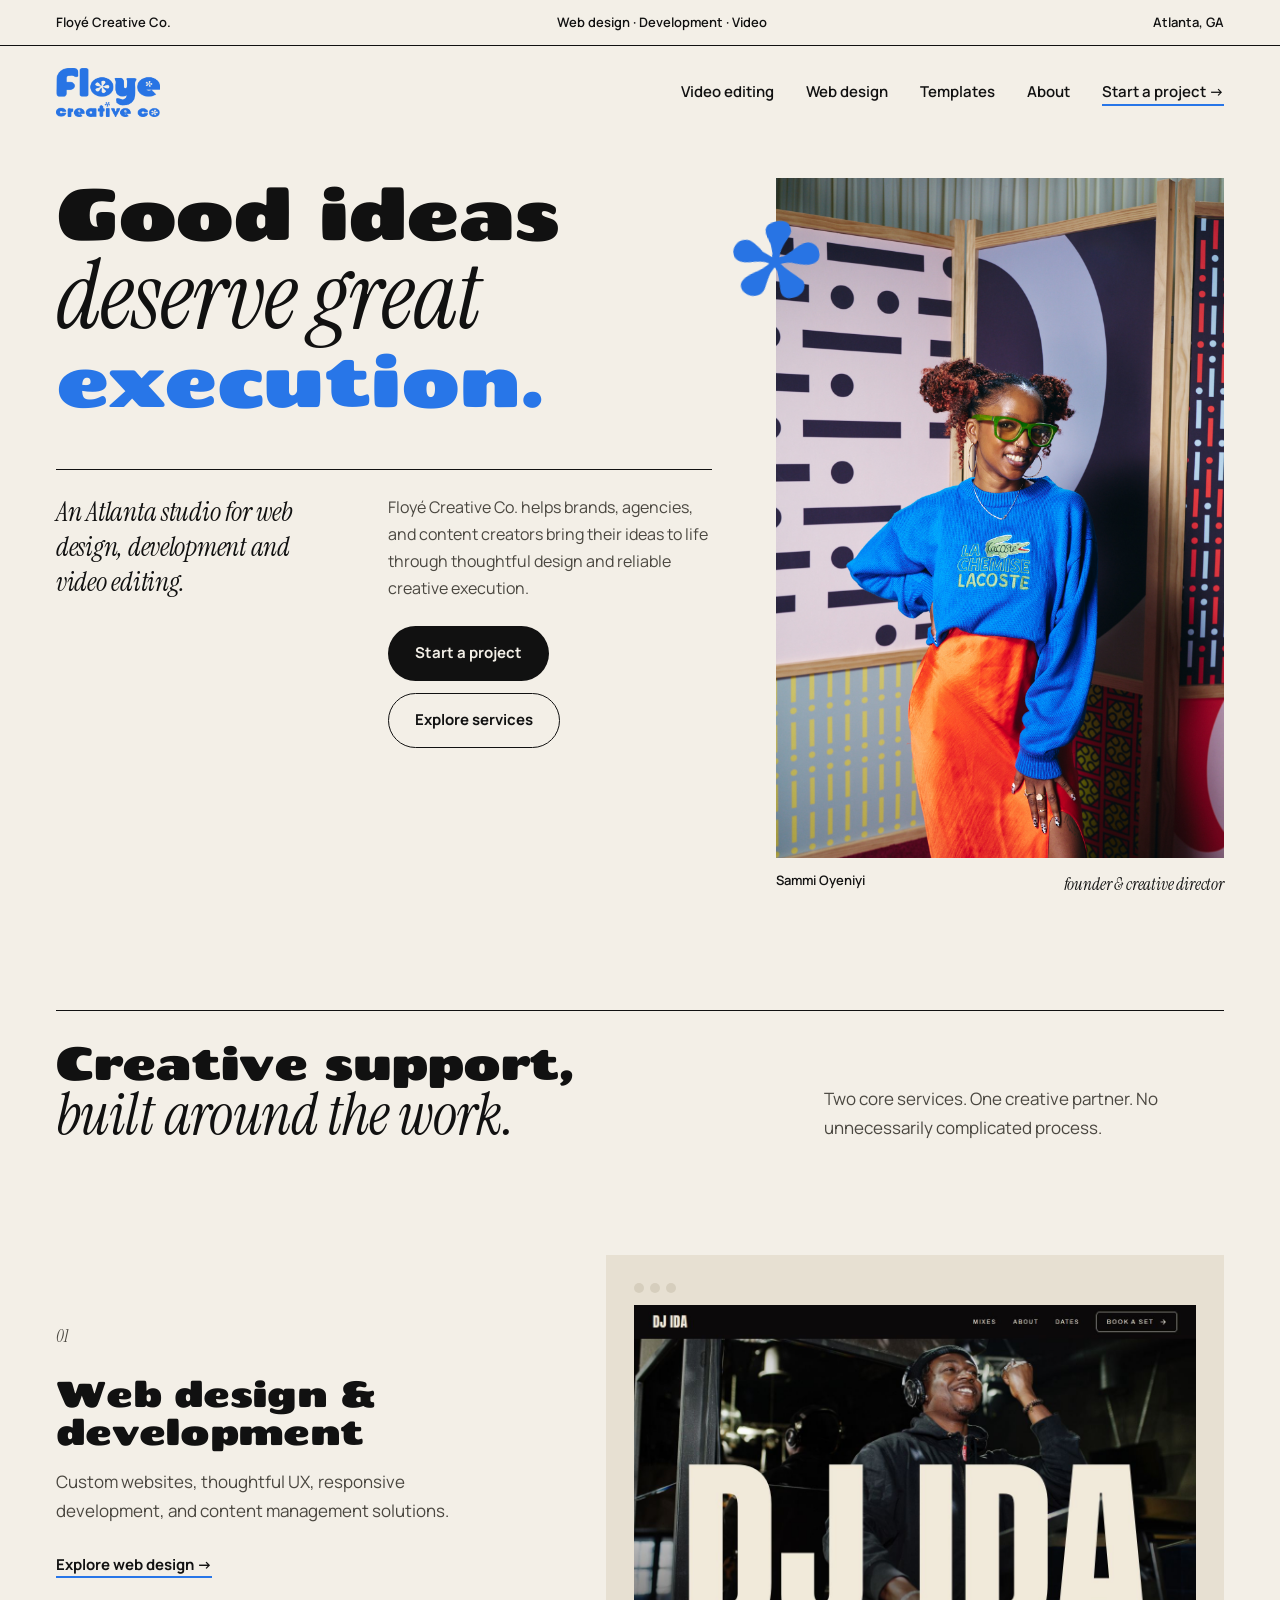
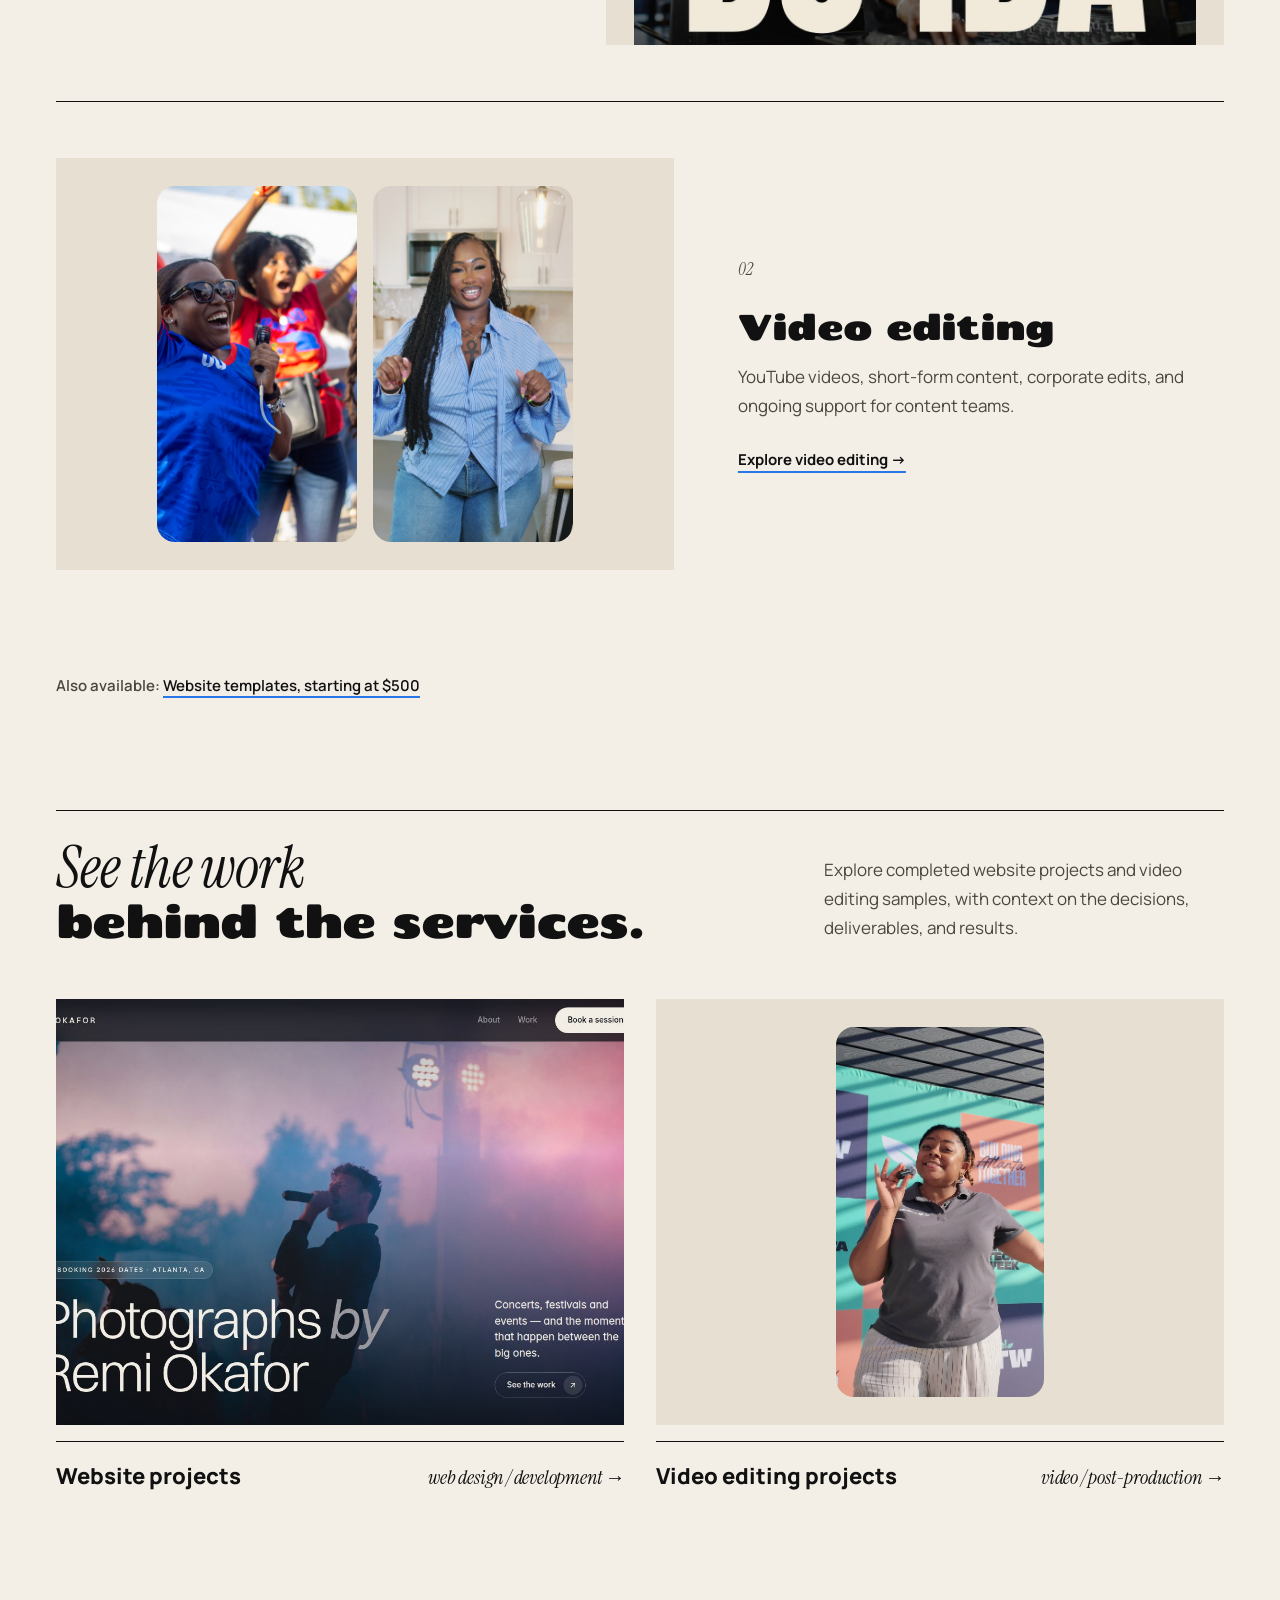
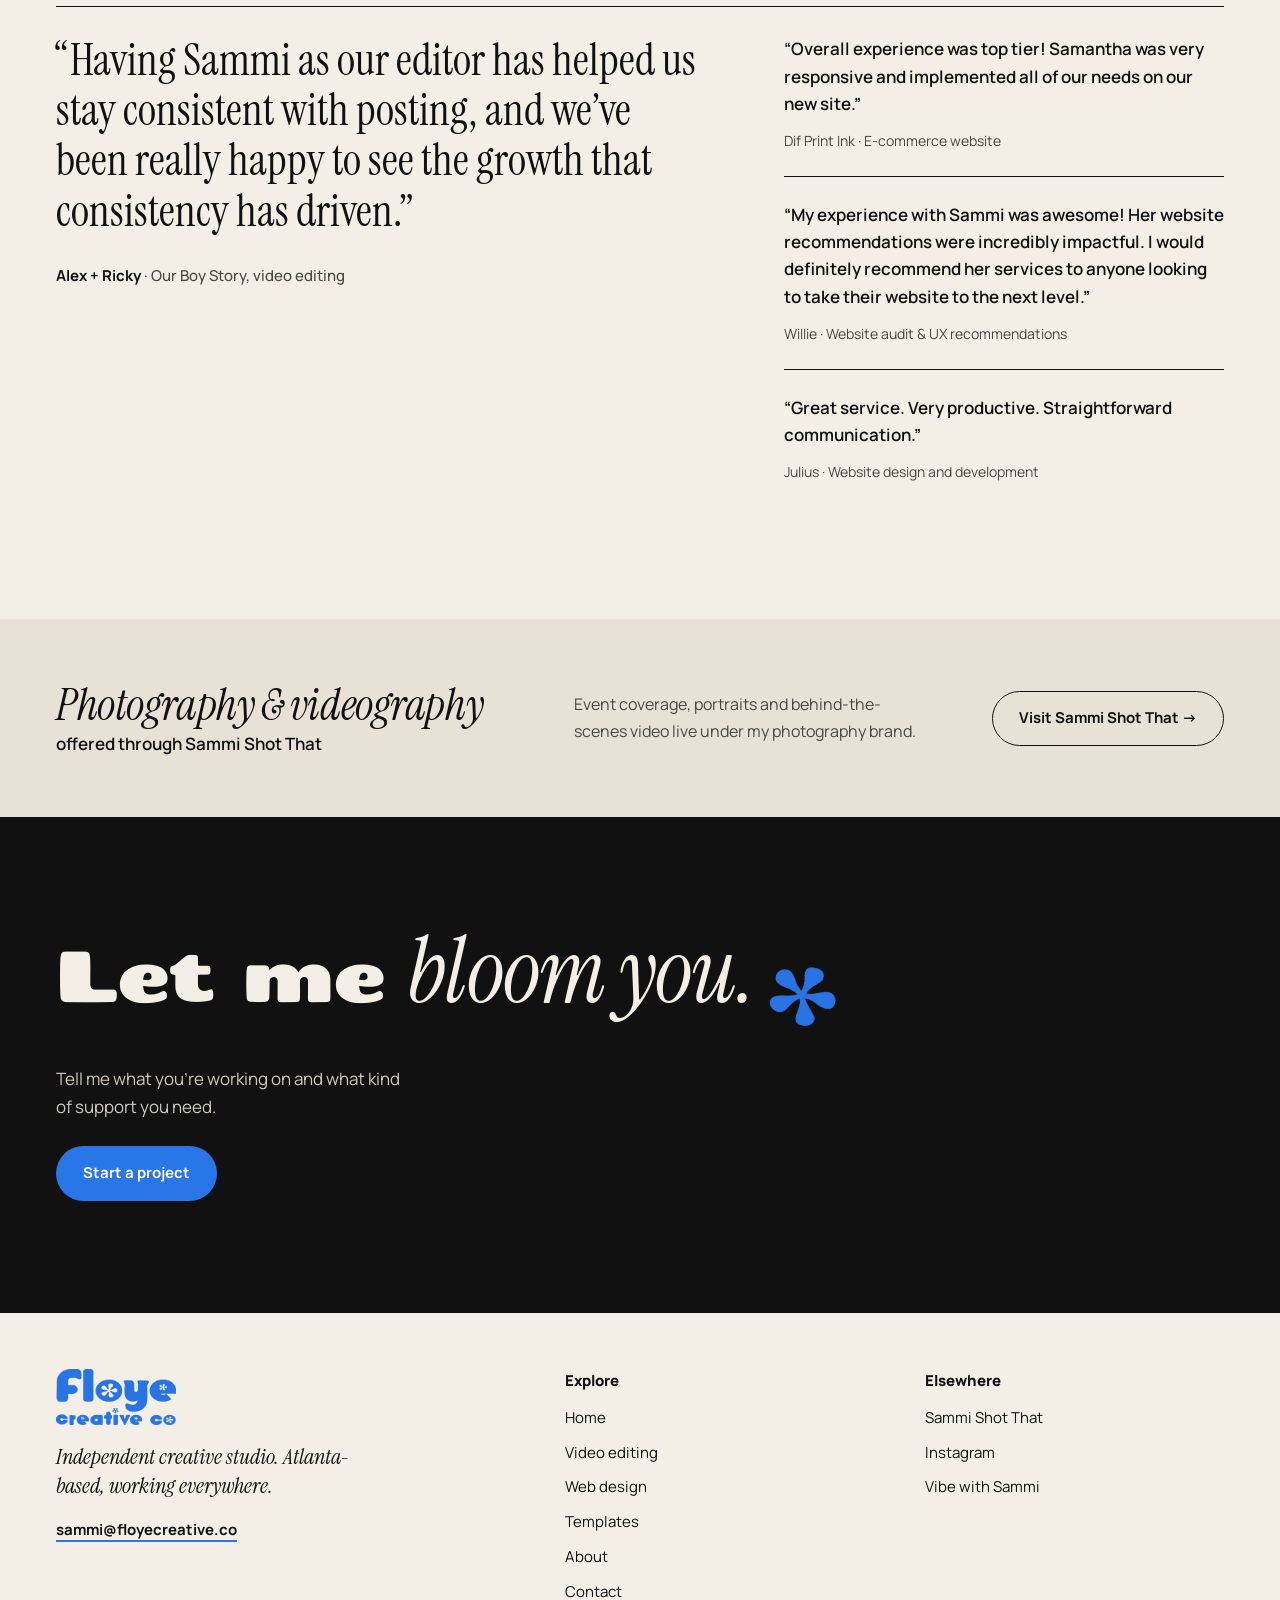
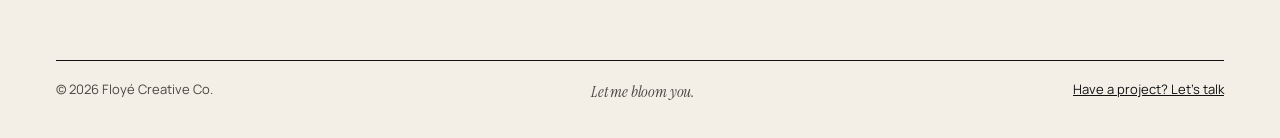
<file: index.html>
<!doctype html>
<html lang="en">
  <head>
    <meta charset="utf-8" />
    <meta content="width=device-width, initial-scale=1" name="viewport" />
    <title>Independent Creative Studio | Floyé Creative Co.</title>
    <meta
      content="Web design, development and video editing for ambitious brands, agencies and creators."
      name="description"
    />
    <link href="assets/floye-creative-favicon.svg" rel="icon" type="image/svg+xml" />
    <link href="https://fonts.googleapis.com" rel="preconnect" />
    <link crossorigin="" href="https://fonts.gstatic.com" rel="preconnect" />
    <link
      href="https://fonts.googleapis.com/css2?family=Chango&amp;family=Instrument+Serif:ital@0;1&amp;family=Manrope:wght@400;500;600;700;800&amp;display=swap"
      rel="stylesheet"
    />
    <link href="assets/styles.css" rel="stylesheet" />

    <!-- Open Graph (Instagram, iMessage, LinkedIn, Facebook, Slack, Threads) -->
    <meta property="og:type" content="website" />
    <meta property="og:site_name" content="Floyé Creative Co." />
    <meta property="og:url" content="https://www.floyecreative.co/" />
    <meta property="og:title" content="Floyé Creative Co. | Let me bloom you" />
    <meta
      property="og:description"
      content="Web design, development and video editing for ambitious brands, agencies and creators."
    />
    <meta property="og:image" content="https://www.floyecreative.co/assets/og-home.jpg" />
    <meta property="og:image:width" content="1200" />
    <meta property="og:image:height" content="630" />
    <meta
      property="og:image:alt"
      content="Floyé Creative Co. logo with the tagline Let me bloom you"
    />

    <!-- X / Twitter -->
    <meta name="twitter:card" content="summary_large_image" />
    <meta name="twitter:title" content="Floyé Creative Co. | Let me bloom you" />
    <meta
      name="twitter:description"
      content="Web design, development and video editing for ambitious brands, agencies and creators."
    />
    <meta name="twitter:image" content="https://www.floyecreative.co/assets/og-home.jpg" />
  </head>

  <body>
    <a class="skip" href="#main">Skip to content</a>

    <!-- ============ FOLIO BAR ============ -->
    <div class="folio">
      <div class="container folio-inner">
        <span>Floyé Creative Co.</span>
        <span>Web design · Development · Video</span>
        <span>Atlanta, GA</span>
      </div>
    </div>

    <!-- ============ HEADER ============ -->
    <header class="header">
      <div class="container head-inner">
        <a aria-label="Floyé Creative Co. home" class="brand" href="index.html">
          <img alt="Floyé Creative Co." src="assets/floye-logo.png" />
        </a>
        <button aria-controls="site-nav" aria-expanded="false" class="menu-toggle" type="button">
          Menu <span aria-hidden="true">☰</span>
        </button>
        <nav aria-label="Main navigation" class="nav" id="site-nav">
          <a href="video-editing.html">Video editing</a>
          <a href="web-design.html">Web design</a>
          <a href="templates.html">Templates</a>
          <a href="about.html">About</a>
          <a href="contact.html">Start a project</a>
        </nav>
      </div>
    </header>

    <main id="main">
      <!-- ============ HERO ============ -->
      <section class="container home-hero">
        <div class="home-hero-text">
          <h1>
            <span class="ch">Good ideas</span>
            <span class="serif">deserve great</span>
            <span class="ch blue">execution.</span>
          </h1>
          <div class="home-hero-intro">
            <p class="serif">An Atlanta studio for web design, development and video editing.</p>
            <div>
              <p>
                Floyé Creative Co. helps brands, agencies, and content creators bring their
                ideas to life through thoughtful design and reliable creative execution.
              </p>
              <div class="actions">
                <a class="btn blue-btn" href="contact.html">Start a project</a>
                <a class="btn outline" href="#services">Explore services</a>
              </div>
            </div>
          </div>
        </div>

        <figure class="home-portrait">
          <img
            class="portrait"
            alt="Sammi Oyeniyi, founder of Floyé Creative Co."
            src="assets/sammi-portrait.JPEG"
          />
          <img alt="" class="flower" src="assets/floye-flower-blue.png" />
          <figcaption>
            <span>Sammi Oyeniyi</span>
            <span class="serif">founder &amp; creative director</span>
          </figcaption>
        </figure>
      </section>

      <!-- ============ SERVICES ============ -->
      <section class="section white flush-top" id="services">
        <div class="container">
          <div class="section-header">
            <h2>Creative support,<br /><em>built around the work.</em></h2>
            <p>Two core services. One creative partner. No unnecessarily complicated process.</p>
          </div>

          <div class="spread">
            <div class="spread-text">
              <p class="spread-num">01</p>
              <h3>Web design &amp; development</h3>
              <p>
                Custom websites, thoughtful UX, responsive development, and content
                management solutions.
              </p>
              <a class="arrow-link" href="web-design.html">Explore web design →</a>
            </div>
            <div class="spread-visual browser-frame">
              <div aria-hidden="true" class="browser-dots"><span></span><span></span><span></span></div>
              <img alt="A DJ website designed and built by Floyé" src="assets/bf-dj-portfolio.jpg" />
            </div>
          </div>

          <div class="spread reverse">
            <div class="spread-visual phone-frames">
              <img
                alt="Still from the LakouFèt event recap video"
                loading="lazy"
                src="assets/videos/lakoufet-recap-cover.jpg"
              />
              <img
                alt="Still from a short-form real estate video"
                loading="lazy"
                src="assets/videos/tiewanna-poster-three.png"
              />
            </div>
            <div class="spread-text">
              <p class="spread-num">02</p>
              <h3>Video editing</h3>
              <p>
                YouTube videos, short-form content, corporate edits, and ongoing support for
                content teams.
              </p>
              <a class="arrow-link" href="video-editing.html">Explore video editing →</a>
            </div>
          </div>

          <p class="also-available">
            Also available: <a href="templates.html">Website templates, starting at $500</a>
          </p>
        </div>
      </section>

      <!-- ============ WORK ============ -->
      <section class="section white flush-top" id="work">
        <div class="container">
          <div class="section-header">
            <h2><em>See the work</em><br />behind the services.</h2>
            <p>
              Explore completed website projects and video editing samples, with context on
              the decisions, deliverables, and results.
            </p>
          </div>
          <div class="work-grid">
            <a class="work-card" href="web-design.html#webwork">
              <img alt="Website project preview" src="assets/bf-photographer-portfolio.jpg" />
              <div class="work-card-label">
                <strong>Website projects</strong>
                <span class="serif">web design / development →</span>
              </div>
            </a>
            <a class="work-card" href="video-editing.html#portfolio">
              <div class="work-frame">
                <img
                  alt="Still from Render ATL behind-the-scenes coverage"
                  loading="lazy"
                  src="assets/videos/hds-poster.png"
                />
              </div>
              <div class="work-card-label">
                <strong>Video editing projects</strong>
                <span class="serif">video / post-production →</span>
              </div>
            </a>
          </div>
        </div>
      </section>

      <!-- ============ TESTIMONIALS ============ -->
      <section class="section white flush-top" id="testimonials">
        <div class="container home-quotes">
          <figure class="pull-quote">
            <blockquote>
              “Having Sammi as our editor has helped us stay consistent with posting, and
              we’ve been really happy to see the growth that consistency has driven.”
            </blockquote>
            <figcaption>Alex + Ricky <span>· Our Boy Story, video editing</span></figcaption>
          </figure>
          <div class="quote-stack">
            <figure>
              <blockquote>
                “Overall experience was top tier! Samantha was very responsive and implemented
                all of our needs on our new site.”
              </blockquote>
              <figcaption>Dif Print Ink · E-commerce website</figcaption>
            </figure>
            <figure>
              <blockquote>
                “My experience with Sammi was awesome! Her website recommendations were
                incredibly impactful. I would definitely recommend her services to anyone
                looking to take their website to the next level.”
              </blockquote>
              <figcaption>Willie · Website audit &amp; UX recommendations</figcaption>
            </figure>
            <figure>
              <blockquote>“Great service. Very productive. Straightforward communication.”</blockquote>
              <figcaption>Julius · Website design and development</figcaption>
            </figure>
          </div>
        </div>
      </section>

      <!-- ============ SAMMI SHOT THAT ============ -->
      <section class="sst">
        <div class="container sst-inner">
          <h2>
            <span class="serif">Photography &amp; videography</span>
            <small>offered through Sammi Shot That</small>
          </h2>
          <p>Event coverage, portraits and behind-the-scenes video live under my photography brand.</p>
          <a
            class="btn outline"
            href="https://www.sammishotthat.com/"
            rel="noopener noreferrer"
            target="_blank"
            >Visit Sammi Shot That →</a
          >
        </div>
      </section>

      <!-- ============ CLOSING CTA ============ -->
      <section class="cta-band">
        <div class="container cta-band-inner">
          <h2>
            <span class="ch">Let me</span>
            <span class="serif">bloom you.</span>
            <img alt="" src="assets/floye-flower-blue.png" />
          </h2>
          <div class="cta-band-copy">
            <p>Tell me what you’re working on and what kind of support you need.</p>
            <a class="btn accent-btn" href="contact.html">Start a project</a>
          </div>
        </div>
      </section>
    </main>

    <!-- ============ FOOTER ============ -->
    <footer class="footer">
      <div class="container">
        <div class="footer-main">
          <div>
            <a class="footer-brand" href="index.html">
              <img alt="Floyé Creative Co." src="assets/floye-logo.png" />
            </a>
            <p>Independent creative studio. Atlanta-based, working everywhere.</p>
            <a class="footer-mail" href="mailto:sammi@floyecreative.co">sammi@floyecreative.co</a>
          </div>
          <div>
            <p class="footer-title">Explore</p>
            <div class="footer-nav">
              <a aria-current="page" href="index.html">Home</a>
              <a href="video-editing.html">Video editing</a>
              <a href="web-design.html">Web design</a>
              <a href="templates.html">Templates</a>
              <a href="about.html">About</a>
              <a href="contact.html">Contact</a>
            </div>
          </div>
          <div>
            <p class="footer-title">Elsewhere</p>
            <div class="footer-nav">
              <a href="https://www.sammishotthat.com/" rel="noopener noreferrer" target="_blank"
                >Sammi Shot That</a
              >
              <a
                href="https://www.instagram.com/floyecreativeco/"
                rel="noopener noreferrer"
                target="_blank"
                >Instagram</a
              >
              <a href="https://www.vibewithsammi.com/" rel="noopener noreferrer" target="_blank"
                >Vibe with Sammi</a
              >
            </div>
          </div>
        </div>
        <div class="footer-bottom">
          <span>© <span data-year="">2026</span> Floyé Creative Co.</span>
          <span class="serif">Let me bloom you.</span>
          <a href="contact.html">Have a project? Let’s talk</a>
        </div>
      </div>
    </footer>

    <script defer="" src="assets/script.js"></script>
  </body>
</html>
</file>
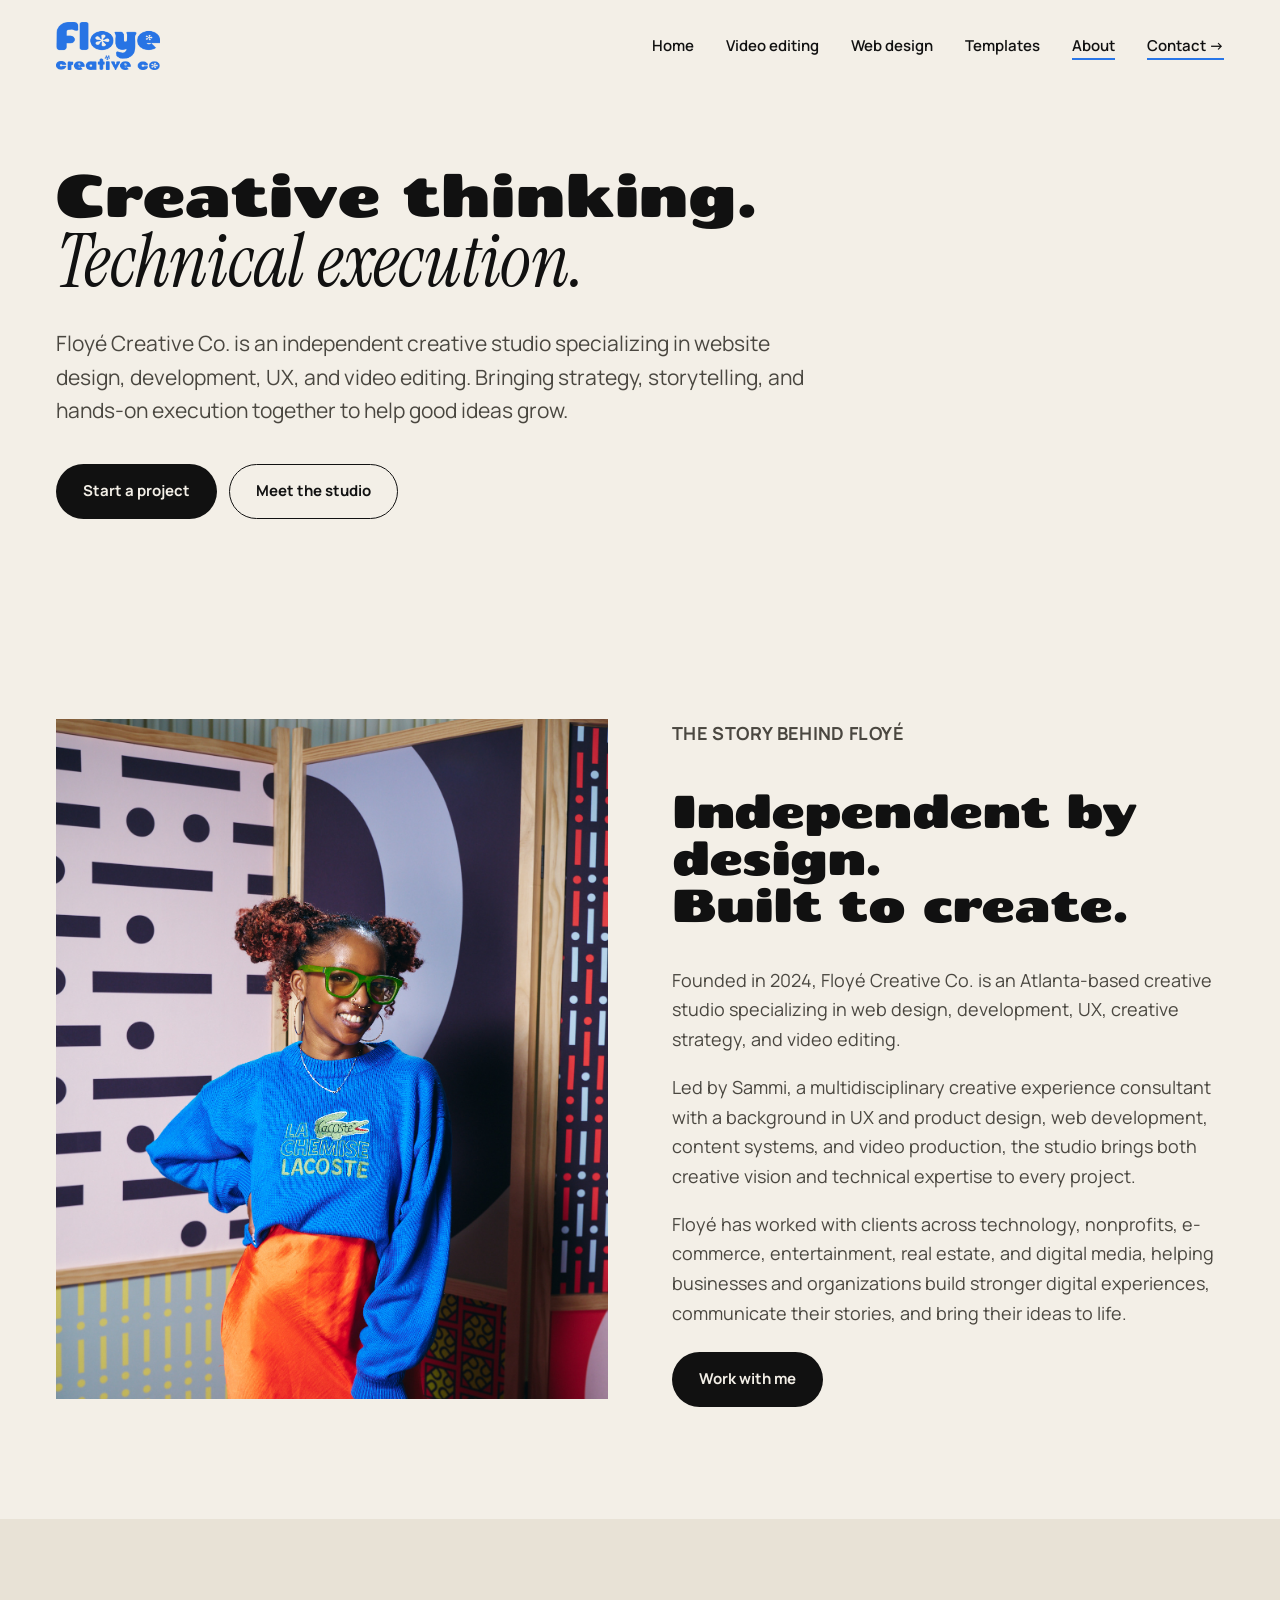
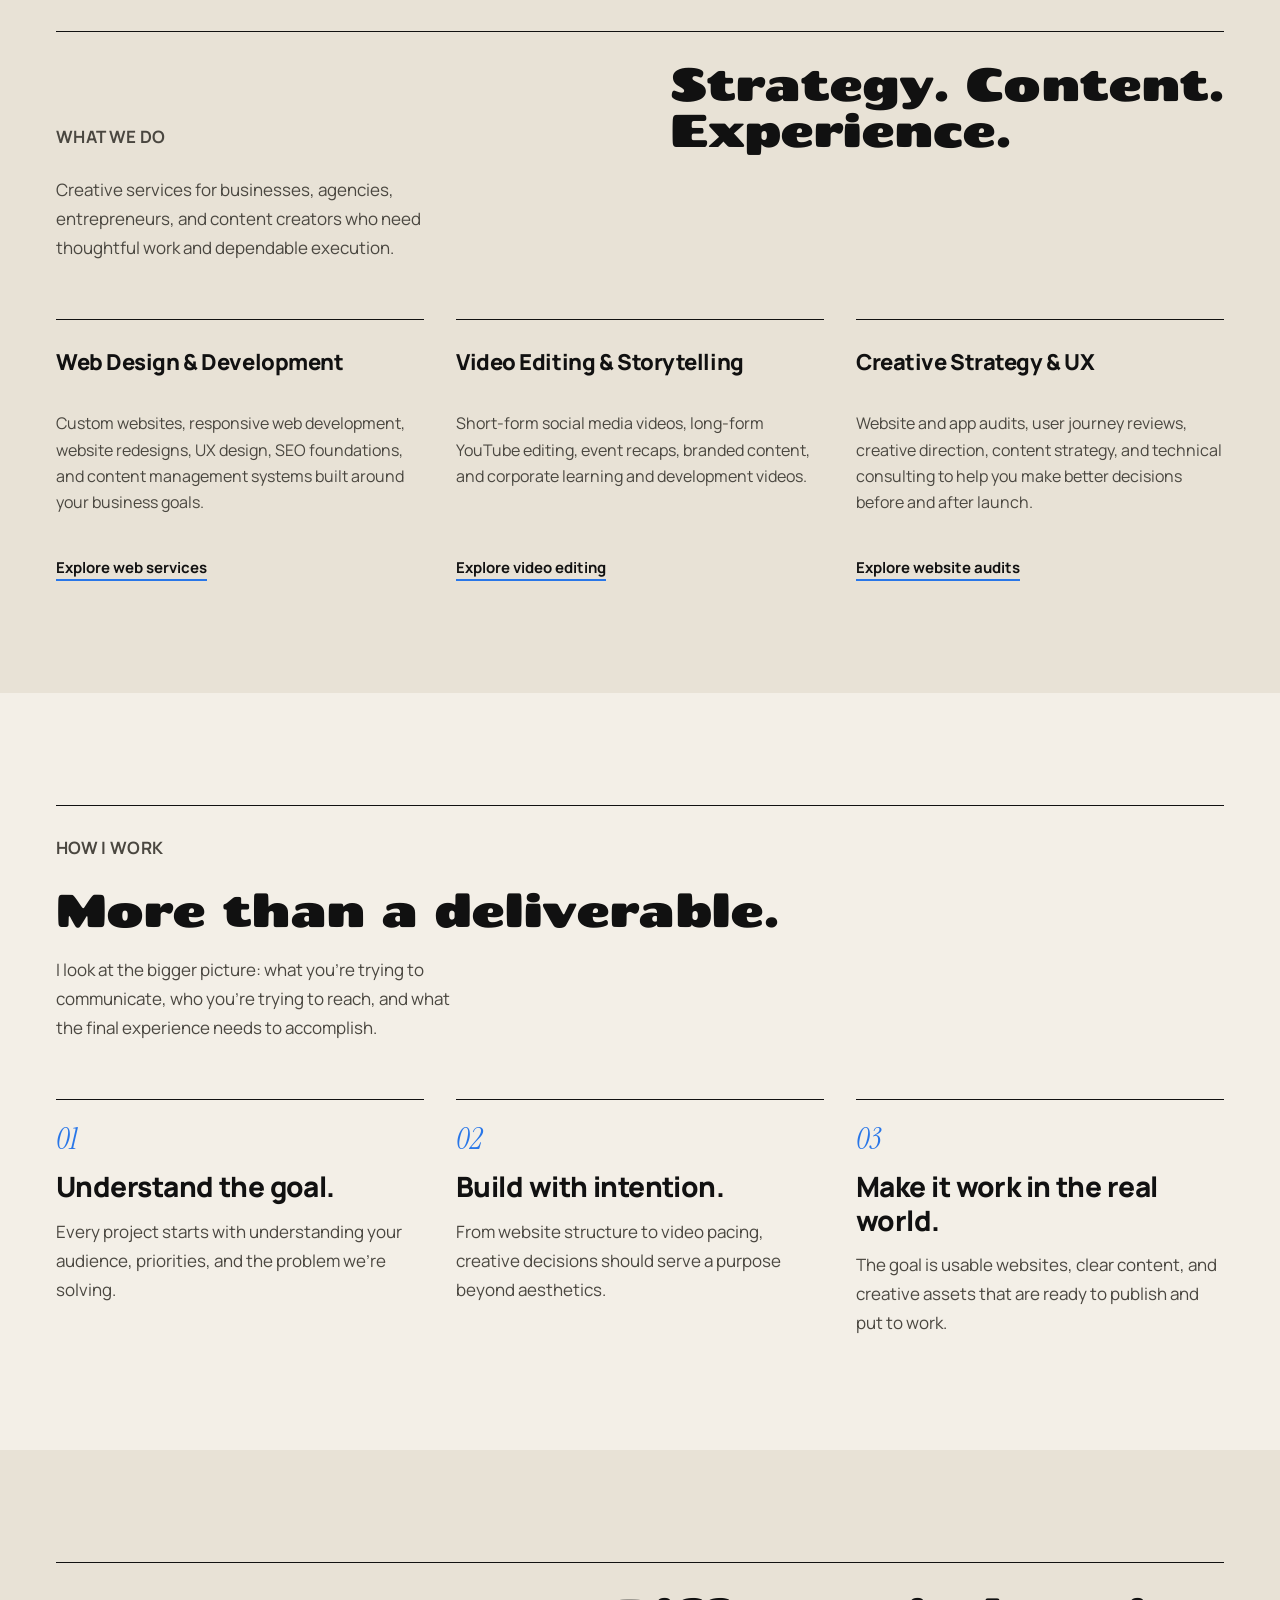
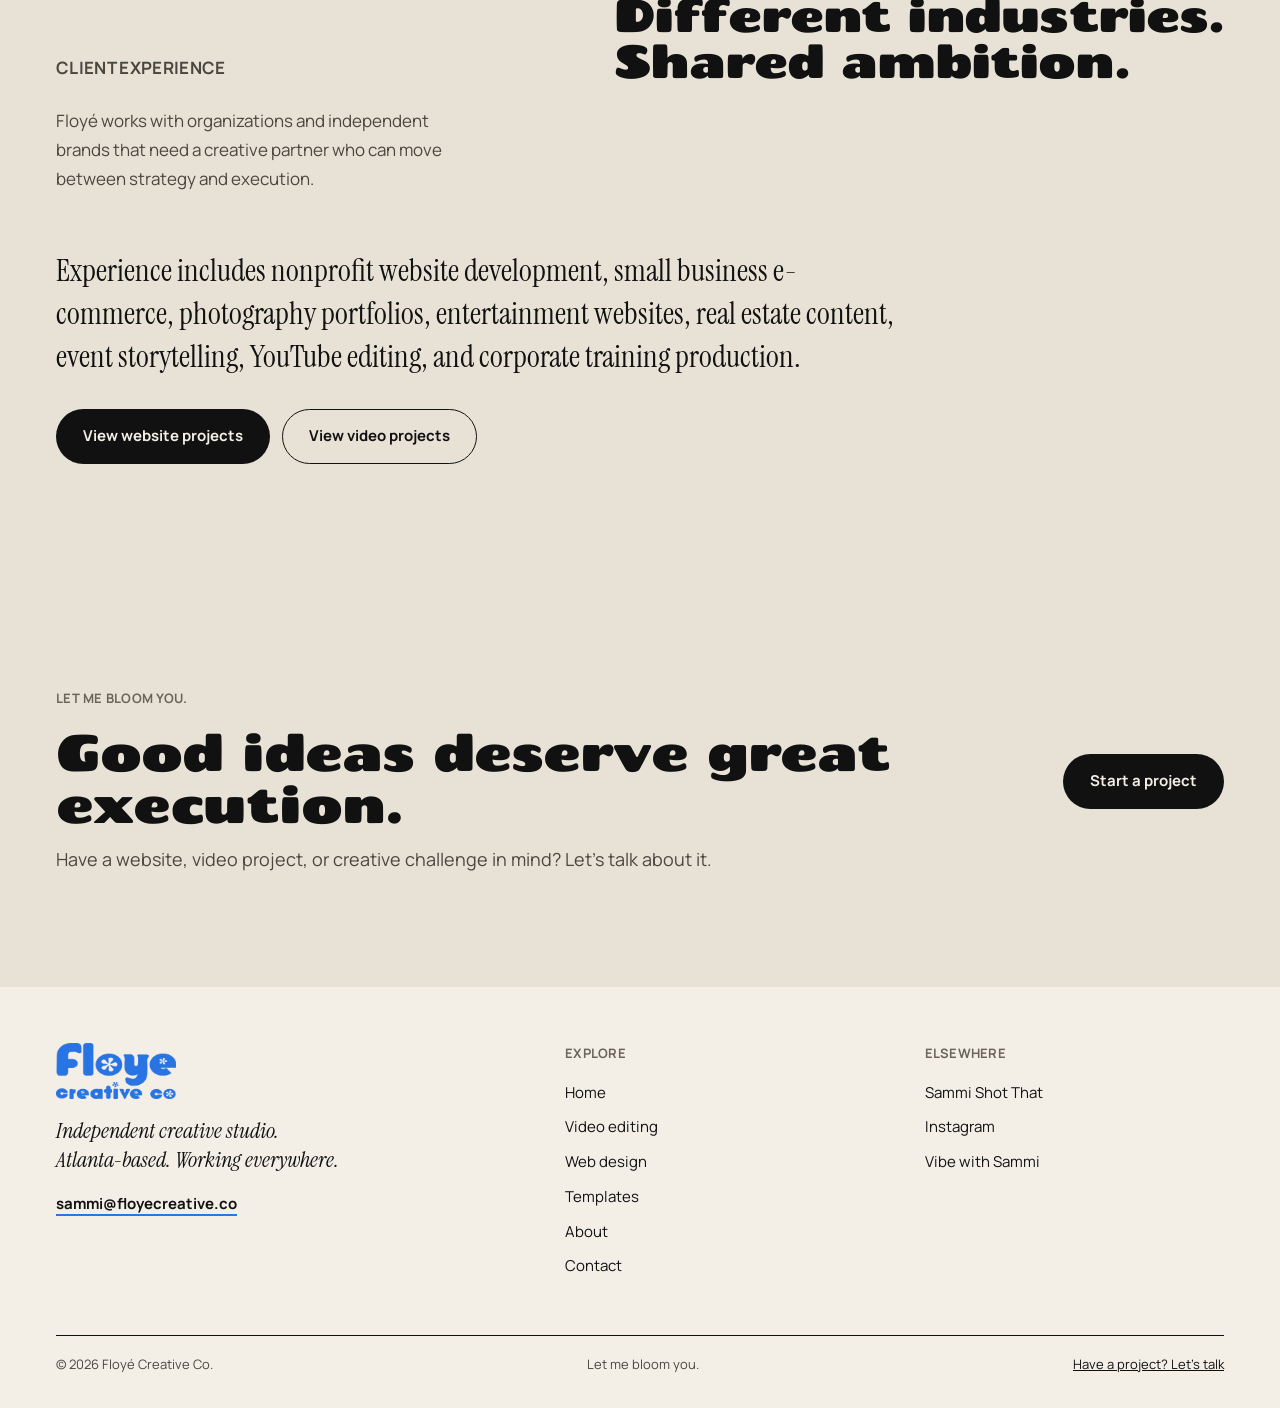
<file: about.html>
<!doctype html>
<html lang="en">
<head>
  <meta charset="utf-8" />
  <meta name="viewport" content="width=device-width, initial-scale=1" />

  <title>About Floyé Creative Co. | Atlanta Creative Studio</title>
  <meta
    name="description"
    content="Meet Floyé Creative Co., an Atlanta-based creative studio established in 2024. Specializing in web design, UX, website development, video editing, and creative strategy for businesses, creators, and organizations."
  />

  <link rel="icon" type="image/svg+xml" href="assets/floye-creative-favicon.svg" />
  <link rel="preconnect" href="https://fonts.googleapis.com" />
  <link rel="preconnect" href="https://fonts.gstatic.com" crossorigin />
  <link
    href="https://fonts.googleapis.com/css2?family=Manrope:wght@400;500;600;700;800&display=swap"
    rel="stylesheet"
  />
  <link rel="stylesheet" href="assets/styles.css" />
  <!-- Open Graph (Instagram, iMessage, LinkedIn, Facebook, Slack, Threads) -->
<meta property="og:type" content="website">
<meta property="og:site_name" content="Floyé Creative Co.">
<meta property="og:url" content="https://www.floyecreative.co/">
<meta property="og:title" content="Floyé Creative Co. | Let me bloom you">
<meta property="og:description" content="Web design, development and video editing for ambitious brands, agencies and creators.">
<meta property="og:image" content="https://www.floyecreative.co/assets/og-home.jpg">
<meta property="og:image:width" content="1200">
<meta property="og:image:height" content="630">
<meta property="og:image:alt" content="Floyé Creative Co. logo with the tagline Let me bloom you">

<!-- X / Twitter -->
<meta name="twitter:card" content="summary_large_image">
<meta name="twitter:title" content="Floyé Creative Co. | Let me bloom you">
<meta name="twitter:description" content="Web design, development and video editing for ambitious brands, agencies and creators.">
<meta name="twitter:image" content="https://www.floyecreative.co/assets/og-home.jpg">
</head>

<body>
  <a class="skip" href="#main">Skip to content</a>

  <header class="header">
    <div class="container head-inner">
      <a class="brand" href="index.html" aria-label="Floyé Creative Co. home">
        <img src="assets/floye-logo.png" alt="Floyé Creative Co." />
      </a>

      <button
        class="menu-toggle"
        type="button"
        aria-controls="site-nav"
        aria-expanded="false"
      >
        Menu <span aria-hidden="true">☰</span>
      </button>

      <nav class="nav" id="site-nav" aria-label="Main navigation">
        <a href="index.html">Home</a>
        <a href="video-editing.html">Video editing</a>
        <a href="web-design.html">Web design</a>
        <a href="templates.html">Templates</a>
        <a href="about.html" aria-current="page">About</a>
        <a href="contact.html">Contact</a>
      </nav>
    </div>
  </header>

  <main id="main">

    <!-- HERO -->
    <section class="page-hero dark">
      <div class="container narrow">
        <h1>Creative thinking.<br /><em>Technical execution.</em></h1>

        <p class="lede">
          Floyé Creative Co. is an independent creative studio
          specializing in website design, development, UX, and
          video editing. Bringing strategy, storytelling, and
          hands-on execution together to help good ideas grow.
        </p>

        <div class="actions">
          <a class="btn blue-btn" href="contact.html">Start a project</a>
          <a class="btn outline" href="#our-story">Meet the studio</a>
        </div>
      </div>
    </section>

    <!-- STUDIO STORY -->
    <section class="section white" id="our-story">
      <div class="container about-grid">

        <div class="about-photo">
          <!-- REPLACE IMAGE FILENAME HERE -->
          <img
            src="assets/sammi-portrait.JPEG"
            alt="Sammi, founder and creative experience consultant at Floyé Creative Co."
            loading="lazy"
          />
        </div>

        <div>
          <p class="eyebrow blue-text">THE STORY BEHIND FLOYÉ</p>
          <h2>Independent by design.<br />Built to create.</h2>

          <p>
            Founded in 2024, Floyé Creative Co. is an Atlanta-based creative studio specializing in web design, development, UX, creative strategy, and video editing.
          </p>

          <p>
            Led by Sammi, a multidisciplinary creative experience consultant with a background in UX and product design, web development, content systems, and video production, the studio brings both creative vision and technical expertise to every project.
          </p>

          <p>
            Floyé has worked with clients across technology, nonprofits, e-commerce, entertainment, real estate, and digital media, helping businesses and organizations build stronger digital experiences, communicate their stories, and bring their ideas to life.
          </p>

          <div class="actions">
            <a class="btn blue-btn" href="contact.html">Work with me</a>
          </div>
        </div>

      </div>
    </section>

    <!-- SPECIALTIES -->
    <section class="section neutral" id="specialties">
      <div class="container">

        <div class="section-header">
          <p class="eyebrow blue-text">WHAT WE DO</p>
          <h2>Strategy. Content.<br />Experience.</h2>
          <p>
            Creative services for businesses, agencies,
            entrepreneurs, and content creators who need
            thoughtful work and dependable execution.
          </p>
        </div>

        <div class="three-col">

          <article class="info-card">
            <h3>Web Design &amp; Development</h3>
            <p>
              Custom websites, responsive web development,
              website redesigns, UX design, SEO foundations,
              and content management systems built around
              your business goals.
            </p>
            <a class="text-link" href="web-design.html">
              Explore web services
            </a>
          </article>

          <article class="info-card">
            <h3>Video Editing &amp; Storytelling</h3>
            <p>
              Short-form social media videos, long-form
              YouTube editing, event recaps, branded
              content, and corporate learning and
              development videos.
            </p>
            <a class="text-link" href="video-editing.html">
              Explore video editing
            </a>
          </article>

          <article class="info-card">
            <h3>Creative Strategy &amp; UX</h3>
            <p>
              Website and app audits, user journey reviews,
              creative direction, content strategy, and
              technical consulting to help you make
              better decisions before and after launch.
            </p>
            <a class="text-link" href="web-design.html#website-audit">
              Explore website audits
            </a>
          </article>

        </div>
      </div>
    </section>

    <!-- APPROACH -->
    <section class="section white">
      <div class="container">

        <div class="section-header">
          <p class="eyebrow blue-text">HOW I WORK</p>
          <h2>More than a deliverable.</h2>
          <p>
            I look at the bigger picture: what you're
            trying to communicate, who you're trying to
            reach, and what the final experience needs
            to accomplish.
          </p>
        </div>

        <div class="about-approach">
          <div>
            <span class="about-approach-number">01</span>
            <h3>Understand the goal.</h3>
            <p>
              Every project starts with understanding
              your audience, priorities, and the problem
              we're solving.
            </p>
          </div>

          <div>
            <span class="about-approach-number">02</span>
            <h3>Build with intention.</h3>
            <p>
              From website structure to video pacing,
              creative decisions should serve a
              purpose beyond aesthetics.
            </p>
          </div>

          <div>
            <span class="about-approach-number">03</span>
            <h3>Make it work in the real world.</h3>
            <p>
              The goal is usable websites, clear
              content, and creative assets that
              are ready to publish and put to work.
            </p>
          </div>
        </div>

      </div>
    </section>

    <!-- CLIENT EXPERIENCE -->
    <section class="section neutral">
      <div class="container">

        <div class="section-header">
          <p class="eyebrow blue-text">CLIENT EXPERIENCE</p>
          <h2>Different industries.<br />Shared ambition.</h2>
          <p>
            Floyé works with organizations and independent
            brands that need a creative partner who can
            move between strategy and execution.
          </p>
        </div>

        <p class="about-industries">
          Experience includes nonprofit website development,
          small business e-commerce, photography portfolios,
          entertainment websites, real estate content,
          event storytelling, YouTube editing, and
          corporate training production.
        </p>

        <div class="actions">
          <a class="btn blue-btn" href="web-design.html#webwork">
            View website projects
          </a>
          <a class="btn light-outline" href="video-editing.html#portfolio">
            View video projects
          </a>
        </div>

      </div>
    </section>

    <!-- CTA -->
    <section class="section dark cta">
      <div class="container cta-flex">
        <div>
          <p class="eyebrow">LET ME BLOOM YOU.</p>
          <h2>Good ideas deserve great execution.</h2>
          <p>
            Have a website, video project, or creative
            challenge in mind? Let's talk about it.
          </p>
        </div>

        <a class="btn blue-btn" href="contact.html">
          Start a project
        </a>
      </div>
    </section>

  </main>

  <footer class="footer">
    <div class="container">
      <div class="footer-main">

        <div>
          <a class="footer-brand" href="index.html">
            <img src="assets/floye-logo.png" alt="Floyé Creative Co." />
          </a>
          <p>
            Independent creative studio.<br />
            Atlanta-based. Working everywhere.
          </p>
          <a class="footer-mail" href="mailto:sammi@floyecreative.co">
            sammi@floyecreative.co
          </a>
        </div>

        <div>
          <p class="eyebrow muted">EXPLORE</p>
          <div class="footer-nav">
            <a href="index.html">Home</a>
            <a href="video-editing.html">Video editing</a>
            <a href="web-design.html">Web design</a>
            <a href="templates.html">Templates</a>
            <a href="about.html" aria-current="page">About</a>
            <a href="contact.html">Contact</a>
          </div>
        </div>

        <div>
          <p class="eyebrow muted">ELSEWHERE</p>
          <div class="footer-nav">
            <a href="https://www.sammishotthat.com/"
               target="_blank" rel="noopener noreferrer">
              Sammi Shot That
            </a>
            <a href="https://www.instagram.com/floyecreativeco/"
               target="_blank" rel="noopener noreferrer">
              Instagram
            </a>
            <a href="https://www.vibewithsammi.com/"
               target="_blank" rel="noopener noreferrer">
              Vibe with Sammi
            </a>
          </div>
        </div>

      </div>

      <div class="footer-bottom">
        <span>© <span data-year>2026</span> Floyé Creative Co.</span>
        <span>Let me bloom you.</span>
        <a href="contact.html">Have a project? Let's talk</a>
      </div>
    </div>
  </footer>

  <script src="assets/script.js" defer></script>
</body>
</html>
</file>
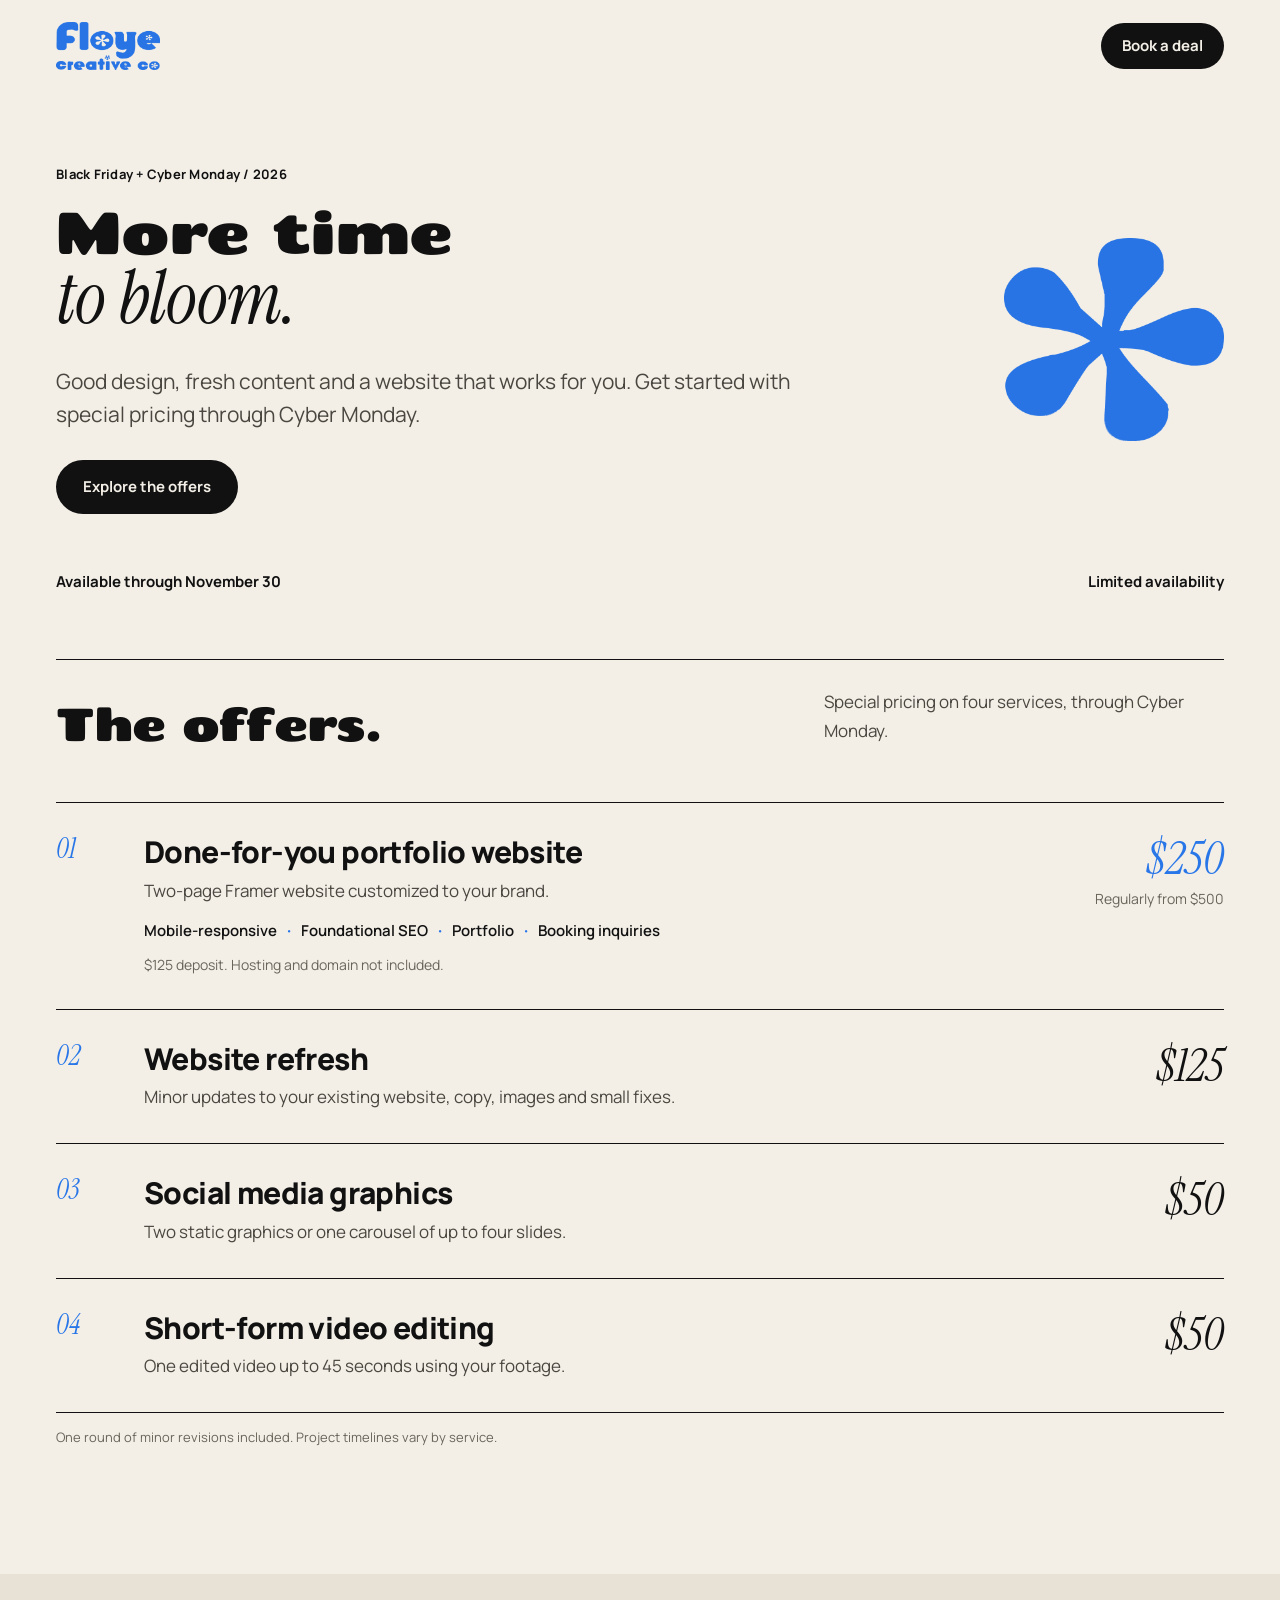
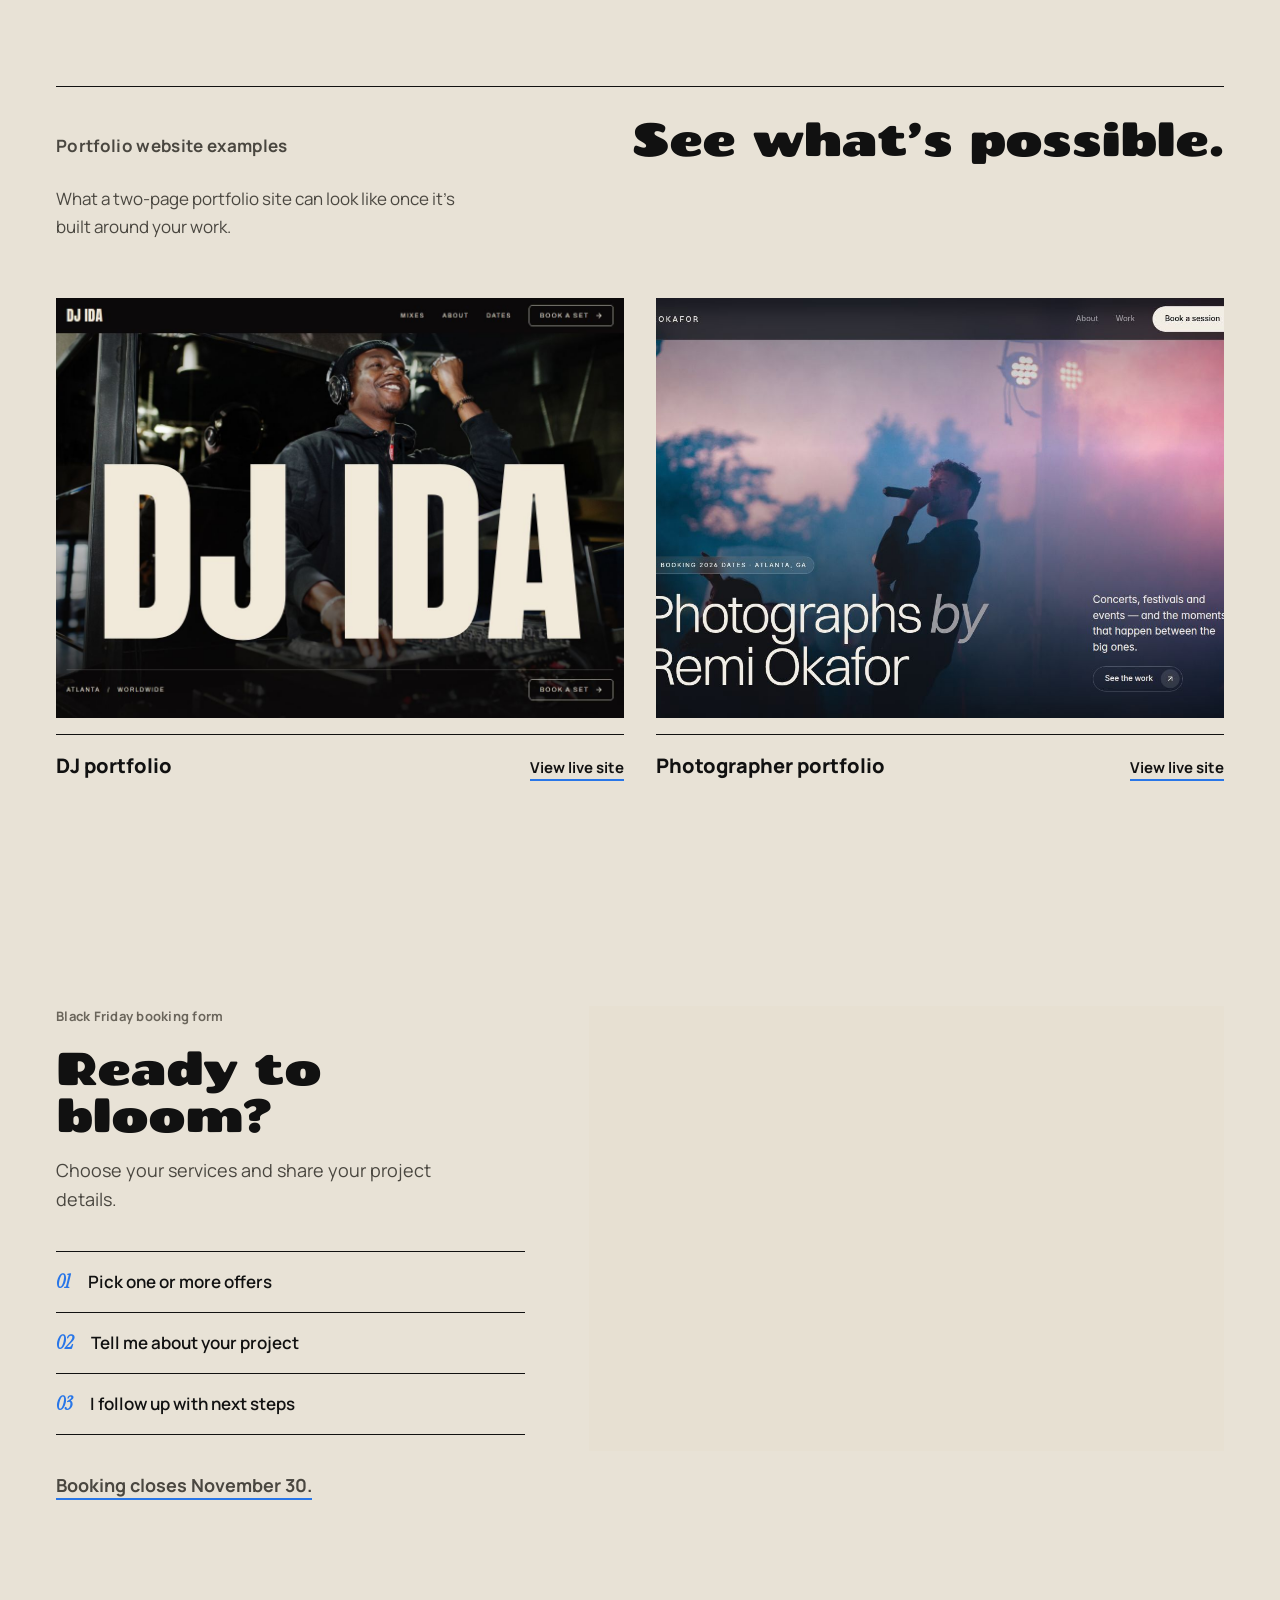
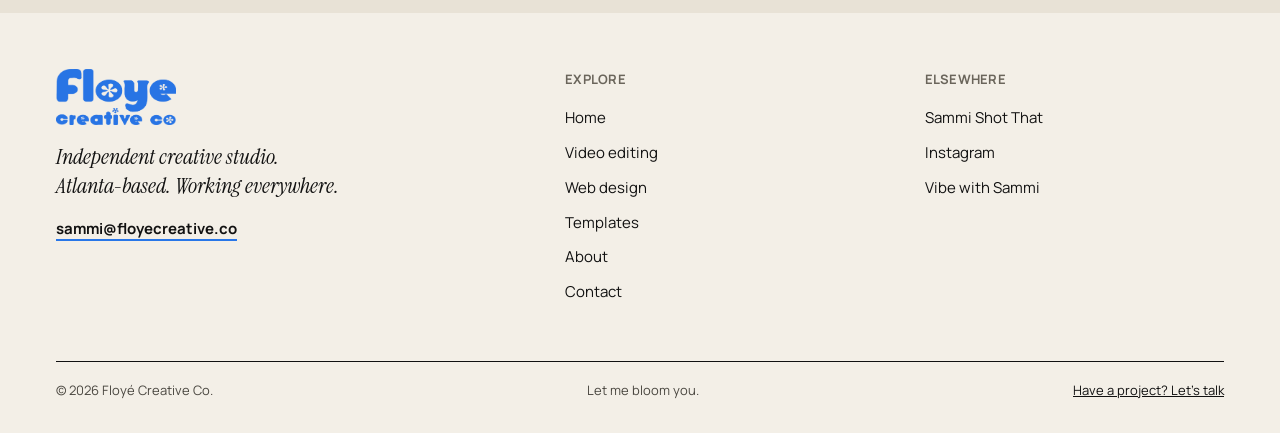
<file: black-friday-deal.html>
<!doctype html>
<html lang="en">
  <head>
    <meta charset="utf-8" />
    <meta content="width=device-width, initial-scale=1" name="viewport" />
    <title>Black Friday + Cyber Monday Deals | Floyé Creative Co.</title>
    <meta
      content="Special pricing on portfolio websites, website refreshes, social graphics and short-form video editing. Available through November 30."
      name="description"
    />
    <link href="assets/floye-creative-favicon.svg" rel="icon" type="image/svg+xml" />
    <link href="https://fonts.googleapis.com" rel="preconnect" />
    <link crossorigin="" href="https://fonts.gstatic.com" rel="preconnect" />
    <link
      href="https://fonts.googleapis.com/css2?family=Manrope:wght@400;500;600;700;800&display=swap"
      rel="stylesheet"
    />
    <link href="assets/styles.css" rel="stylesheet" />

    <meta property="og:type" content="website" />
    <meta property="og:site_name" content="Floyé Creative Co." />
    <meta property="og:url" content="https://www.floyecreative.co/black-friday" />
    <meta property="og:title" content="More time to bloom | Floyé Black Friday + Cyber Monday" />
    <meta
      property="og:description"
      content="Portfolio websites from $250, website refreshes, social graphics and short-form video editing. Through November 30."
    />
  </head>

  <body class="bf-page">
    <a class="skip" href="#main">Skip to content</a>

    <!-- Minimal landing header: logo + one action -->
    <header class="header">
      <div class="container head-inner">
        <a aria-label="Floyé Creative Co. home" class="brand" href="index.html"
          ><img alt="Floyé Creative Co." src="assets/floye-logo.png"
        /></a>
        <a class="btn blue-btn bf-head-cta" href="#book">Book a deal</a>
      </div>
    </header>

    <main id="main">
      <!-- HERO -->
      <section class="page-hero white bf-hero">
        <div class="container">
          <div class="hero-grid">
            <div>
              <p class="eyebrow bf-eyebrow">Black Friday + Cyber Monday / 2026</p>
              <h1>More time<br /><em>to bloom.</em></h1>
              <p class="lede">
                Good design, fresh content and a website that works for you. Get
                started with special pricing through Cyber Monday.
              </p>
              <div class="actions">
                <a class="btn blue-btn" href="#offers">Explore the offers</a>
              </div>
            </div>

            <div class="bf-mark" aria-hidden="true">
              <img src="assets/floye-flower-blue.png" alt="" />
            </div>
          </div>

          <div class="bf-strip">
            <span>Available through November 30</span>
            <span>Limited availability</span>
          </div>
        </div>
      </section>

      <!-- OFFERS -->
      <section class="section white bf-offers" id="offers">
        <div class="container">
          <div class="section-header">
            <h2>The offers.</h2>
            <p>Special pricing on four services, through Cyber Monday.</p>
          </div>

          <div class="project-list">
            <article class="project">
              <div class="project-top">
                <span class="index">01</span>
                <div>
                  <h3>Done-for-you portfolio website</h3>
                  <p class="project-intro">Two-page Framer website customized to your brand.</p>
                  <ul class="bf-includes">
                    <li>Mobile-responsive</li>
                    <li>Foundational SEO</li>
                    <li>Portfolio</li>
                    <li>Booking inquiries</li>
                  </ul>
                  <p class="bf-fine">$125 deposit. Hosting and domain not included.</p>
                </div>
                <div class="bf-price">
                  <strong class="bf-price-feature">$250</strong>
                  <span>Regularly from $500</span>
                </div>
              </div>
            </article>

            <article class="project">
              <div class="project-top">
                <span class="index">02</span>
                <div>
                  <h3>Website refresh</h3>
                  <p class="project-intro">
                    Minor updates to your existing website, copy, images and small fixes.
                  </p>
                </div>
                <div class="bf-price"><strong>$125</strong></div>
              </div>
            </article>

            <article class="project">
              <div class="project-top">
                <span class="index">03</span>
                <div>
                  <h3>Social media graphics</h3>
                  <p class="project-intro">
                    Two static graphics or one carousel of up to four slides.
                  </p>
                </div>
                <div class="bf-price"><strong>$50</strong></div>
              </div>
            </article>

            <article class="project">
              <div class="project-top">
                <span class="index">04</span>
                <div>
                  <h3>Short-form video editing</h3>
                  <p class="project-intro">
                    One edited video up to 45 seconds using your footage.
                  </p>
                </div>
                <div class="bf-price"><strong>$50</strong></div>
              </div>
            </article>
          </div>

          <p class="note">
            One round of minor revisions included. Project timelines vary by service.
          </p>
        </div>
      </section>

      <!-- EXAMPLES -->
      <section class="section neutral" id="examples">
        <div class="container">
          <div class="section-header">
            <p class="eyebrow blue-text">Portfolio website examples</p>
            <h2>See what’s possible.</h2>
            <p>What a two-page portfolio site can look like once it’s built around your work.</p>
          </div>

          <div class="template-grid">
            <figure>
              <img
                alt="DJ Ida portfolio website hero with oversized DJ IDA lettering over a live set photo"
                loading="lazy"
                src="assets/bf-dj-portfolio.jpg"
              />
              <figcaption>
                <strong>DJ portfolio</strong>
                <a class="text-link" href="https://dj-ida-demo-site.framer.website" rel="noopener noreferrer" target="_blank">View live site</a>
              </figcaption>
            </figure>

            <figure>
              <img
                alt="Remi Okafor photographer portfolio hero with a concert performer in pink and blue stage light"
                loading="lazy"
                src="assets/bf-photographer-portfolio.jpg"
              />
              <figcaption>
                <strong>Photographer portfolio</strong>
                <a class="text-link" href="https://photographer-demo.framer.website" rel="noopener noreferrer" target="_blank">View live site</a>
              </figcaption>
            </figure>
          </div>
        </div>
      </section>

      <!-- BOOKING (redesigned) -->
      <section class="section dark bf-book" id="book">
        <div class="container bf-book-grid">
          <div class="bf-book-intro">
            <p class="eyebrow">Black Friday booking form</p>
            <h2>Ready to bloom?</h2>
            <p>
              Choose your services and share your project details.
            </p>

            <ol class="bf-steps">
              <li><span>01</span>Pick one or more offers</li>
              <li><span>02</span>Tell me about your project</li>
              <li><span>03</span>I follow up with next steps</li>
            </ol>

            <p class="bf-deadline"><strong>Booking closes November 30.</strong></p>
          </div>

          <div class="bf-form-card">
            <iframe
              data-tally-src="https://tally.so/embed/7XLLg2?alignLeft=1&hideTitle=1&transparentBackground=1&dynamicHeight=1"
              loading="lazy"
              width="100%"
              height="373"
              frameborder="0"
              marginheight="0"
              marginwidth="0"
              title="More Time to Bloom — Black Friday &amp; Cyber Monday Booking"
            ></iframe>
          </div>
        </div>
      </section>
    </main>

    <footer class="footer">
      <div class="container">
        <div class="footer-main">
          <div>
            <a class="footer-brand" href="index.html">
              <img src="assets/floye-logo.png" alt="Floyé Creative Co." />
            </a>
            <p>
              Independent creative studio.<br />
              Atlanta-based. Working everywhere.
            </p>
            <a class="footer-mail" href="mailto:sammi@floyecreative.co">sammi@floyecreative.co</a>
          </div>

          <div>
            <p class="eyebrow muted">EXPLORE</p>
            <div class="footer-nav">
              <a href="index.html">Home</a>
              <a href="video-editing.html">Video editing</a>
              <a href="web-design.html">Web design</a>
              <a href="templates.html">Templates</a>
              <a href="about.html">About</a>
              <a href="contact.html">Contact</a>
            </div>
          </div>

          <div>
            <p class="eyebrow muted">ELSEWHERE</p>
            <div class="footer-nav">
              <a href="https://www.sammishotthat.com/" target="_blank" rel="noopener noreferrer">Sammi Shot That</a>
              <a href="https://www.instagram.com/floyecreativeco/" target="_blank" rel="noopener noreferrer">Instagram</a>
              <a href="https://www.vibewithsammi.com/" target="_blank" rel="noopener noreferrer">Vibe with Sammi</a>
            </div>
          </div>
        </div>

        <div class="footer-bottom">
          <span>© <span data-year>2026</span> Floyé Creative Co.</span>
          <span>Let me bloom you.</span>
          <a href="contact.html">Have a project? Let’s talk</a>
        </div>
      </div>
    </footer>

    <script defer src="assets/script.js"></script>
    <script>
      var d = document,
        w = "https://tally.so/widgets/embed.js",
        v = function () {
          "undefined" != typeof Tally
            ? Tally.loadEmbeds()
            : d
                .querySelectorAll("iframe[data-tally-src]:not([src])")
                .forEach(function (e) {
                  e.src = e.dataset.tallySrc;
                });
        };
      if ("undefined" != typeof Tally) v();
      else if (d.querySelector('script[src="' + w + '"]') == null) {
        var s = d.createElement("script");
        (s.src = w), (s.onload = v), (s.onerror = v), d.body.appendChild(s);
      }
    </script>
  </body>
</html>
</file>
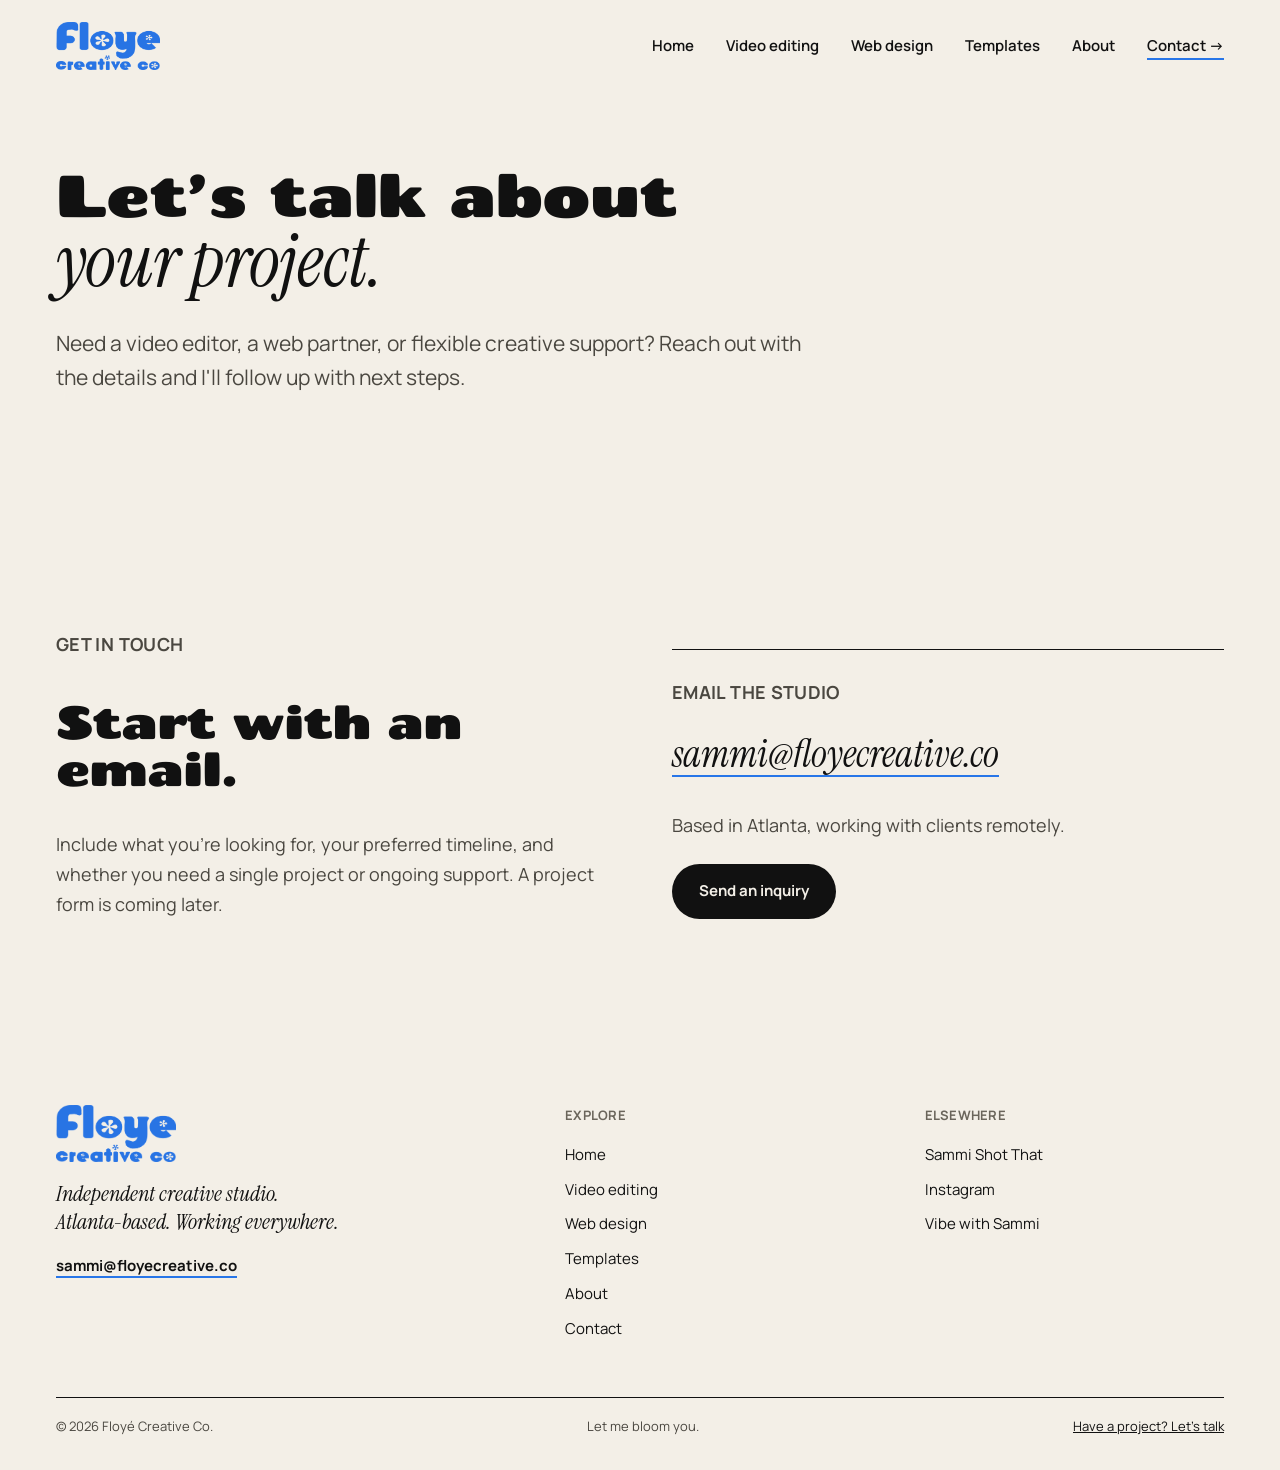
<file: contact.html>
<!doctype html>
<html lang="en">
  <head>
    <meta charset="utf-8" />
    <meta content="width=device-width, initial-scale=1" name="viewport" />
    <title>Contact Floyé Creative Co.</title>
    <meta
      content="Start a video editing or web development project with Floyé Creative Co."
      name="description"
    />
    <link href="assets/floye-creative-favicon.svg" rel="icon" type="image/svg+xml" />
    <link href="https://fonts.googleapis.com" rel="preconnect" />
    <link crossorigin="" href="https://fonts.gstatic.com" rel="preconnect" />
    <link
      href="https://fonts.googleapis.com/css2?family=Manrope:wght@400;500;600;700;800&amp;display=swap"
      rel="stylesheet"
    />
    <link href="assets/styles.css" rel="stylesheet" />
    <!-- Open Graph (Instagram, iMessage, LinkedIn, Facebook, Slack, Threads) -->
<meta property="og:type" content="website">
<meta property="og:site_name" content="Floyé Creative Co.">
<meta property="og:url" content="https://www.floyecreative.co/">
<meta property="og:title" content="Floyé Creative Co. | Let me bloom you">
<meta property="og:description" content="Web design, development and video editing for ambitious brands, agencies and creators.">
<meta property="og:image" content="https://www.floyecreative.co/assets/og-home.jpg">
<meta property="og:image:width" content="1200">
<meta property="og:image:height" content="630">
<meta property="og:image:alt" content="Floyé Creative Co. logo with the tagline Let me bloom you">

<!-- X / Twitter -->
<meta name="twitter:card" content="summary_large_image">
<meta name="twitter:title" content="Floyé Creative Co. | Let me bloom you">
<meta name="twitter:description" content="Web design, development and video editing for ambitious brands, agencies and creators.">
<meta name="twitter:image" content="https://www.floyecreative.co/assets/og-home.jpg">
  </head>
  <body>
    <a class="skip" href="#main">Skip to content</a>
    <header class="header">
      <div class="container head-inner">
        <a aria-label="Floyé Creative Co. home" class="brand" href="index.html"
          ><img alt="Floyé Creative Co." src="assets/floye-logo.png" /></a
        ><button
          aria-controls="site-nav"
          aria-expanded="false"
          class="menu-toggle"
          type="button"
        >
          Menu <span aria-hidden="true">☰</span>
        </button>
        <nav aria-label="Main navigation" class="nav" id="site-nav">
          <a href="index.html">Home</a
          ><a href="video-editing.html">Video editing</a
          ><a href="web-design.html">Web design</a
          ><a href="templates.html">Templates</a><a href="about.html">About</a
          ><a aria-current="page" href="contact.html">Contact</a>
        </nav>
      </div>
    </header>
    <main id="main">
      <section class="page-hero dark">
        <div class="container narrow">
          <h1>Let’s talk about<br /><em>your project.</em></h1>
          <p class="lede">
            Need a video editor, a web partner, or flexible creative support?
            Reach out with the details and I'll follow up with next steps.
          </p>
        </div>
      </section>
      <section class="section white">
        <div class="container contact-grid">
          <div>
            <p class="eyebrow blue-text">GET IN TOUCH</p>
            <h2>Start with an email.</h2>
            <p>
              Include what you're looking for, your preferred timeline, and
              whether you need a single project or ongoing support. A project
              form is coming later.
            </p>
          </div>
          <div class="contact-box">
            <p class="eyebrow">EMAIL THE STUDIO</p>
            <a
              class="contact-email"
              href="mailto:sammi@floyecreative.co?subject=Project%20inquiry"
              >sammi@floyecreative.co</a
            >
            <p>Based in Atlanta, working with clients remotely.</p>
            <a
              class="btn blue-btn"
              href="mailto:sammi@floyecreative.co?subject=Project%20inquiry"
              >Send an inquiry</a
            >
          </div>
        </div>
      </section>
    </main>
    <footer class="footer">
      <div class="container">
        <div class="footer-main">
          <div>
            <a class="footer-brand" href="index.html"
              ><img alt="Floyé Creative Co." src="assets/floye-logo.png"
            /></a>
            <p>
              Independent creative studio.<br />Atlanta-based. Working
              everywhere.
            </p>
            <a class="footer-mail" href="mailto:sammi@floyecreative.co"
              >sammi@floyecreative.co</a
            >
          </div>
          <div>
            <p class="eyebrow muted">EXPLORE</p>
            <div class="footer-nav">
              <a href="index.html">Home</a
              ><a href="video-editing.html">Video editing</a
              ><a href="web-design.html">Web design</a
              ><a href="templates.html">Templates</a
              ><a href="about.html">About</a
              ><a aria-current="page" href="contact.html">Contact</a>
            </div>
          </div>
          <div>
            <p class="eyebrow muted">ELSEWHERE</p>
            <div class="footer-nav">
              <a
                href="https://www.sammishotthat.com/"
                rel="noopener noreferrer"
                target="_blank"
                >Sammi Shot That</a
              ><a
                href="https://www.instagram.com/floyecreativeco/"
                rel="noopener noreferrer"
                target="_blank"
                >Instagram</a
              ><a
                href="https://www.vibewithsammi.com/"
                rel="noopener noreferrer"
                target="_blank"
                >Vibe with Sammi</a
              >
            </div>
          </div>
        </div>
        <div class="footer-bottom">
          <span>© <span data-year="">2026</span> Floyé Creative Co.</span
          ><span>Let me bloom you.</span
          ><a href="contact.html">Have a project? Let’s talk</a>
        </div>
      </div>
    </footer>
    <script defer="" src="assets/script.js"></script>
  </body>
</html>
</file>
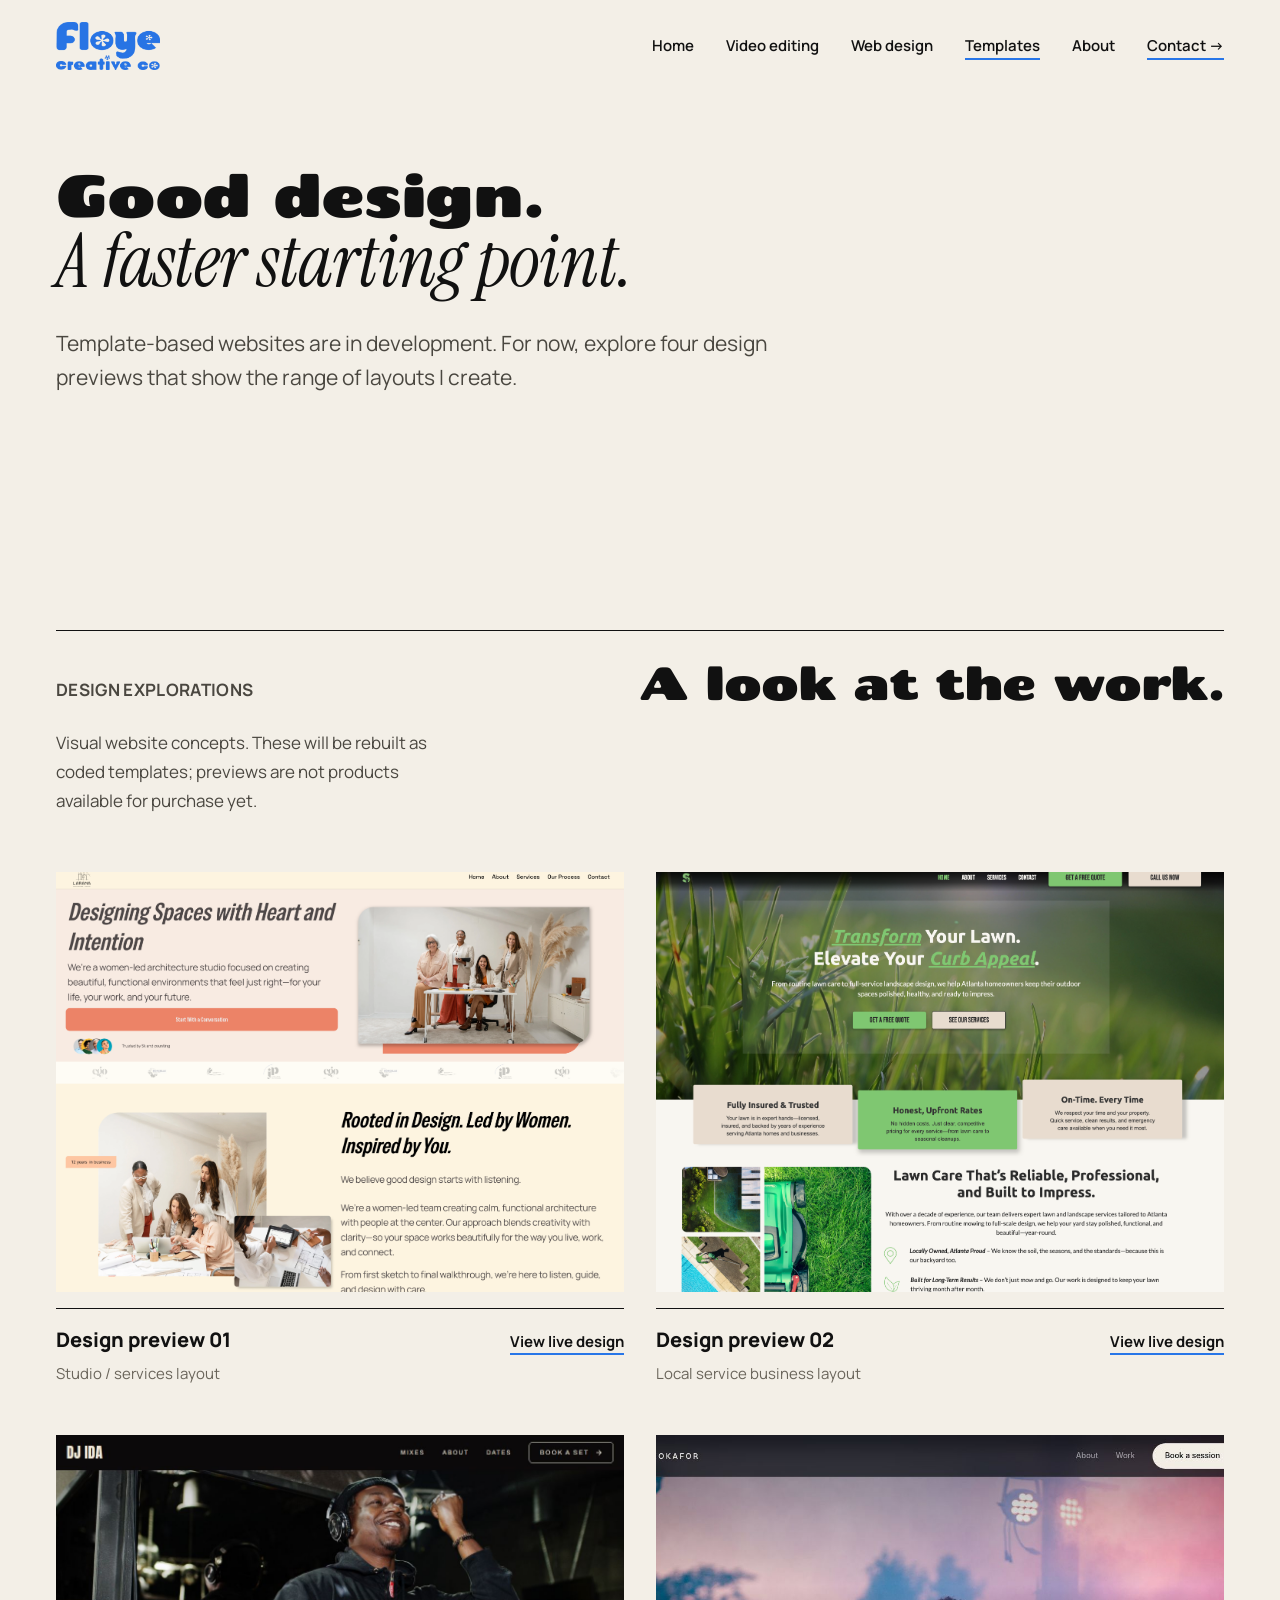
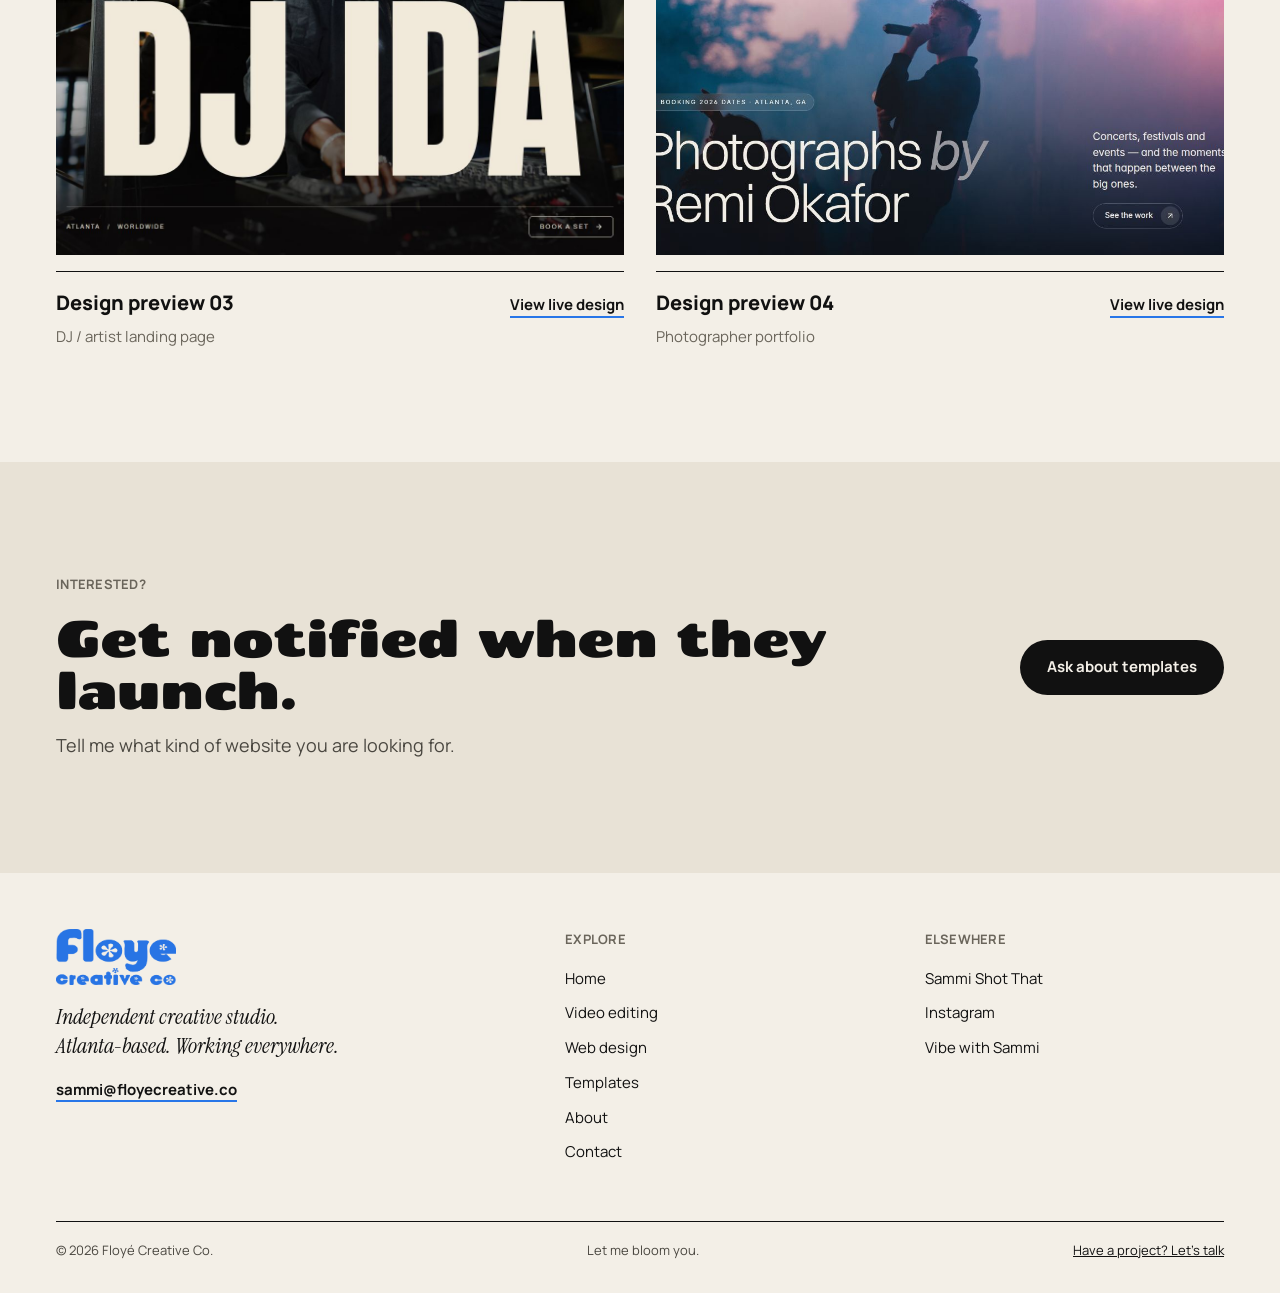
<file: templates.html>
<!doctype html>

<html lang="en">
  <head>
    <meta charset="utf-8" />
    <meta content="width=device-width, initial-scale=1" name="viewport" />
    <title>Website Templates &amp; Design Previews | Floyé</title>
    <meta
      content="Explore website design concepts and upcoming custom-coded templates."
      name="description"
    />
    <link href="assets/floye-creative-favicon.svg" rel="icon" type="image/svg+xml" />
    <link href="https://fonts.googleapis.com" rel="preconnect" />
    <link crossorigin="" href="https://fonts.gstatic.com" rel="preconnect" />
    <link
      href="https://fonts.googleapis.com/css2?family=Manrope:wght@400;500;600;700;800&amp;display=swap"
      rel="stylesheet"
    />
    <link href="assets/styles.css" rel="stylesheet" />
  </head>
  <body>
    <a class="skip" href="#main">Skip to content</a>
    <header class="header">
      <div class="container head-inner">
        <a aria-label="Floyé Creative Co. home" class="brand" href="index.html"
          ><img alt="Floyé Creative Co." src="assets/floye-logo.png" /></a
        ><button
          aria-controls="site-nav"
          aria-expanded="false"
          class="menu-toggle"
          type="button"
        >
          Menu <span aria-hidden="true">☰</span>
        </button>
        <nav aria-label="Main navigation" class="nav" id="site-nav">
          <a href="index.html">Home</a
          ><a href="video-editing.html">Video editing</a
          ><a href="web-design.html">Web design</a
          ><a aria-current="page" href="templates.html">Templates</a
          ><a href="about.html">About</a><a href="contact.html">Contact</a>
        </nav>
      </div>
    </header>
    <main id="main">
      <section class="page-hero dark">
        <div class="container narrow">
          <h1>Good design.<br /><em>A faster starting point.</em></h1>
          <p class="lede">
            Template-based websites are in development. For now, explore four
            design previews that show the range of layouts I create.
          </p>
        </div>
      </section>
      <section class="section white">
        <div class="container">
          <div class="section-header">
            <p class="eyebrow">DESIGN EXPLORATIONS</p>
            <h2>A look at the work.</h2>
            <p>
              Visual website concepts. These will be rebuilt as coded templates;
              previews are not products available for purchase yet.
            </p>
          </div>
          <div class="template-grid">
            <figure>
              <img
                alt="A modern studio website concept with coral accents and editorial sections"
                loading="lazy"
                src="assets/seedling-demo.png"
              />
              <figcaption>
                <strong>Design preview 01</strong
                ><span>Studio / services layout</span
                ><a
                  class="text-link"
                  href="https://floye-creative-co-seedling-demo.framer.website/"
                  rel="noopener noreferrer"
                  target="_blank"
                  >View live design</a
                >
              </figcaption>
            </figure>
            <figure>
              <img
                alt="A service business website design concept featuring photography and strong calls to action"
                loading="lazy"
                src="assets/wildflower-demo.png"
              />
              <figcaption>
                <strong>Design preview 02</strong
                ><span>Local service business layout</span
                ><a
                  class="text-link"
                  href="https://floye-creative-co-wildflower-demo.design.webflow.com/"
                  rel="noopener noreferrer"
                  target="_blank"
                  >View live design</a
                >
              </figcaption>
            </figure>
            <figure>
              <img
                alt="DJ Ida landing page hero with oversized DJ IDA lettering over a live set photo"
                loading="lazy"
                src="assets/bf-dj-portfolio.jpg"
              />
              <figcaption>
                <strong>Design preview 03</strong
                ><span>DJ / artist landing page</span
                ><a
                  class="text-link"
                  href="https://dj-ida-demo-site.framer.website"
                  rel="noopener noreferrer"
                  target="_blank"
                  >View live design</a
                >
              </figcaption>
            </figure>
            <figure>
              <img
                alt="Remi Okafor photographer portfolio hero with a concert performer in pink and blue stage light"
                loading="lazy"
                src="assets/bf-photographer-portfolio.jpg"
              />
              <figcaption>
                <strong>Design preview 04</strong
                ><span>Photographer portfolio</span
                ><a
                  class="text-link"
                  href="https://photographer-demo.framer.website"
                  rel="noopener noreferrer"
                  target="_blank"
                  >View live design</a
                >
              </figcaption>
            </figure>
          </div>
        </div>
      </section>
      <section class="section dark cta">
        <div class="container cta-flex">
          <div>
            <p class="eyebrow">INTERESTED?</p>
            <h2>Get notified when they launch.</h2>
            <p>Tell me what kind of website you are looking for.</p>
          </div>
          <a
            class="btn blue-btn"
            href="mailto:sammi@floyecreative.co?subject=Template%20launch%20updates"
            >Ask about templates</a
          >
        </div>
      </section>
    </main>
    <footer class="footer">
      <div class="container">
        <div class="footer-main">
          <div>
            <a class="footer-brand" href="index.html"
              ><img alt="Floyé Creative Co." src="assets/floye-logo.png"
            /></a>
            <p>
              Independent creative studio.<br />Atlanta-based. Working
              everywhere.
            </p>
            <a class="footer-mail" href="mailto:sammi@floyecreative.co"
              >sammi@floyecreative.co</a
            >
          </div>
          <div>
            <p class="eyebrow muted">EXPLORE</p>
            <div class="footer-nav">
              <a href="index.html">Home</a
              ><a href="video-editing.html">Video editing</a
              ><a href="web-design.html">Web design</a
              ><a aria-current="page" href="templates.html">Templates</a
              ><a href="about.html">About</a><a href="contact.html">Contact</a>
            </div>
          </div>
          <div>
            <p class="eyebrow muted">ELSEWHERE</p>
            <div class="footer-nav">
              <a
                href="https://www.sammishotthat.com/"
                rel="noopener noreferrer"
                target="_blank"
                >Sammi Shot That</a
              ><a
                href="https://www.instagram.com/floyecreativeco/"
                rel="noopener noreferrer"
                target="_blank"
                >Instagram</a
              ><a
                href="https://www.vibewithsammi.com/"
                rel="noopener noreferrer"
                target="_blank"
                >Vibe with Sammi</a
              >
            </div>
          </div>
        </div>
        <div class="footer-bottom">
          <span>© <span data-year="">2026</span> Floyé Creative Co.</span
          ><span>Let me bloom you.</span
          ><a href="contact.html">Have a project? Let’s talk</a>
        </div>
      </div>
    </footer>
    <script defer="" src="assets/script.js"></script>
  </body>
</html>
</file>
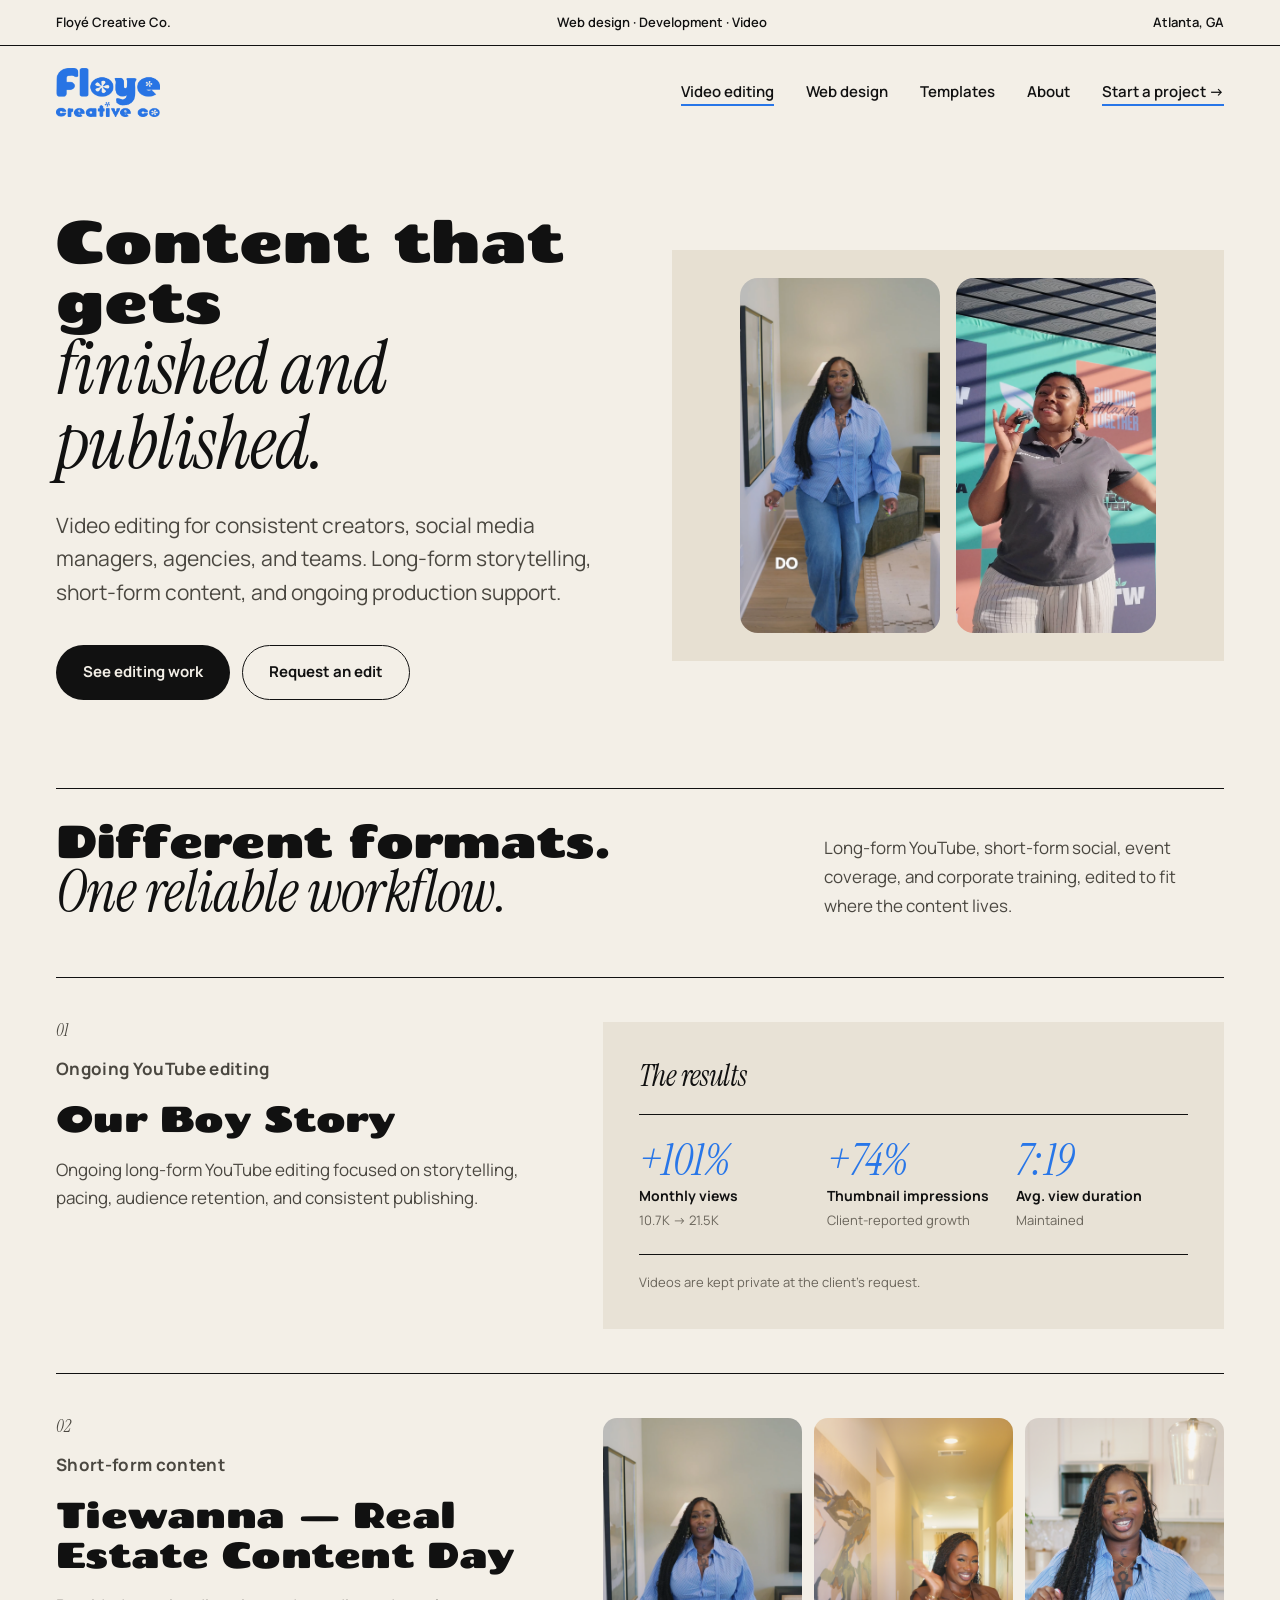
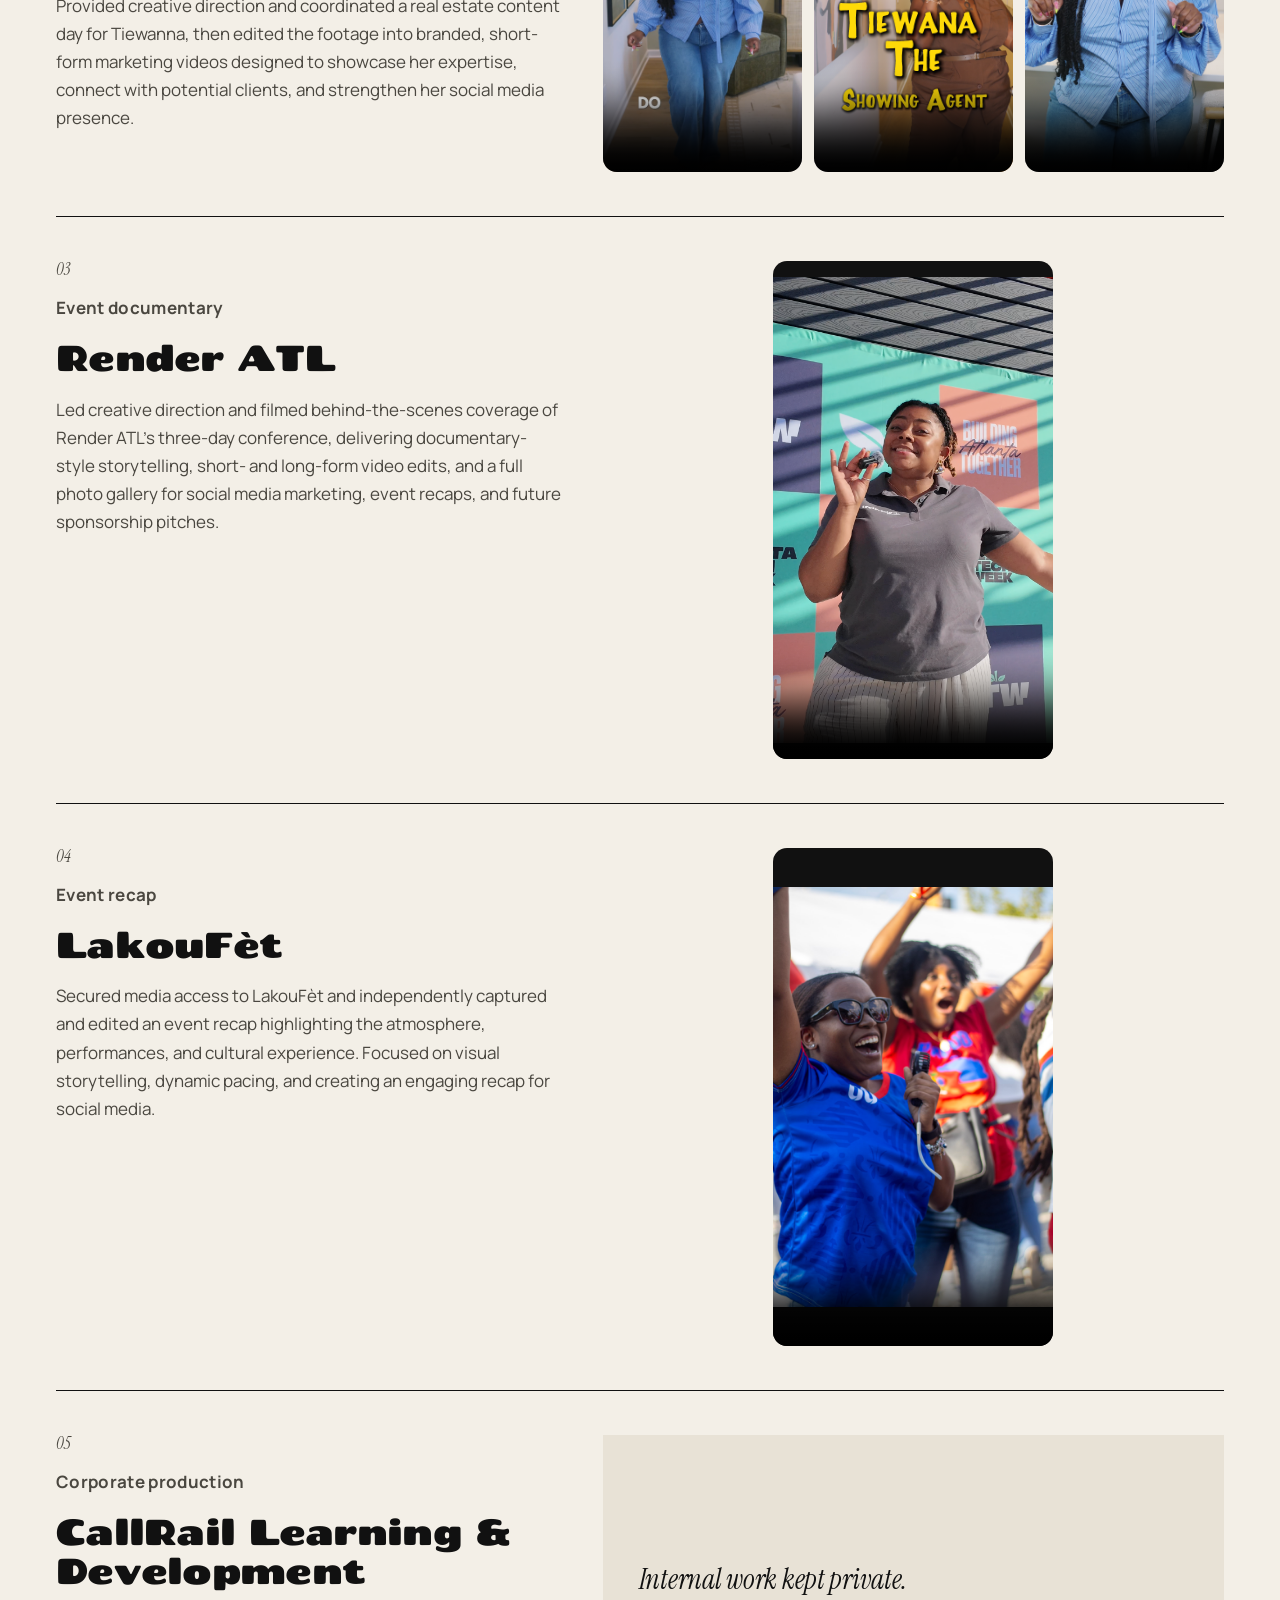
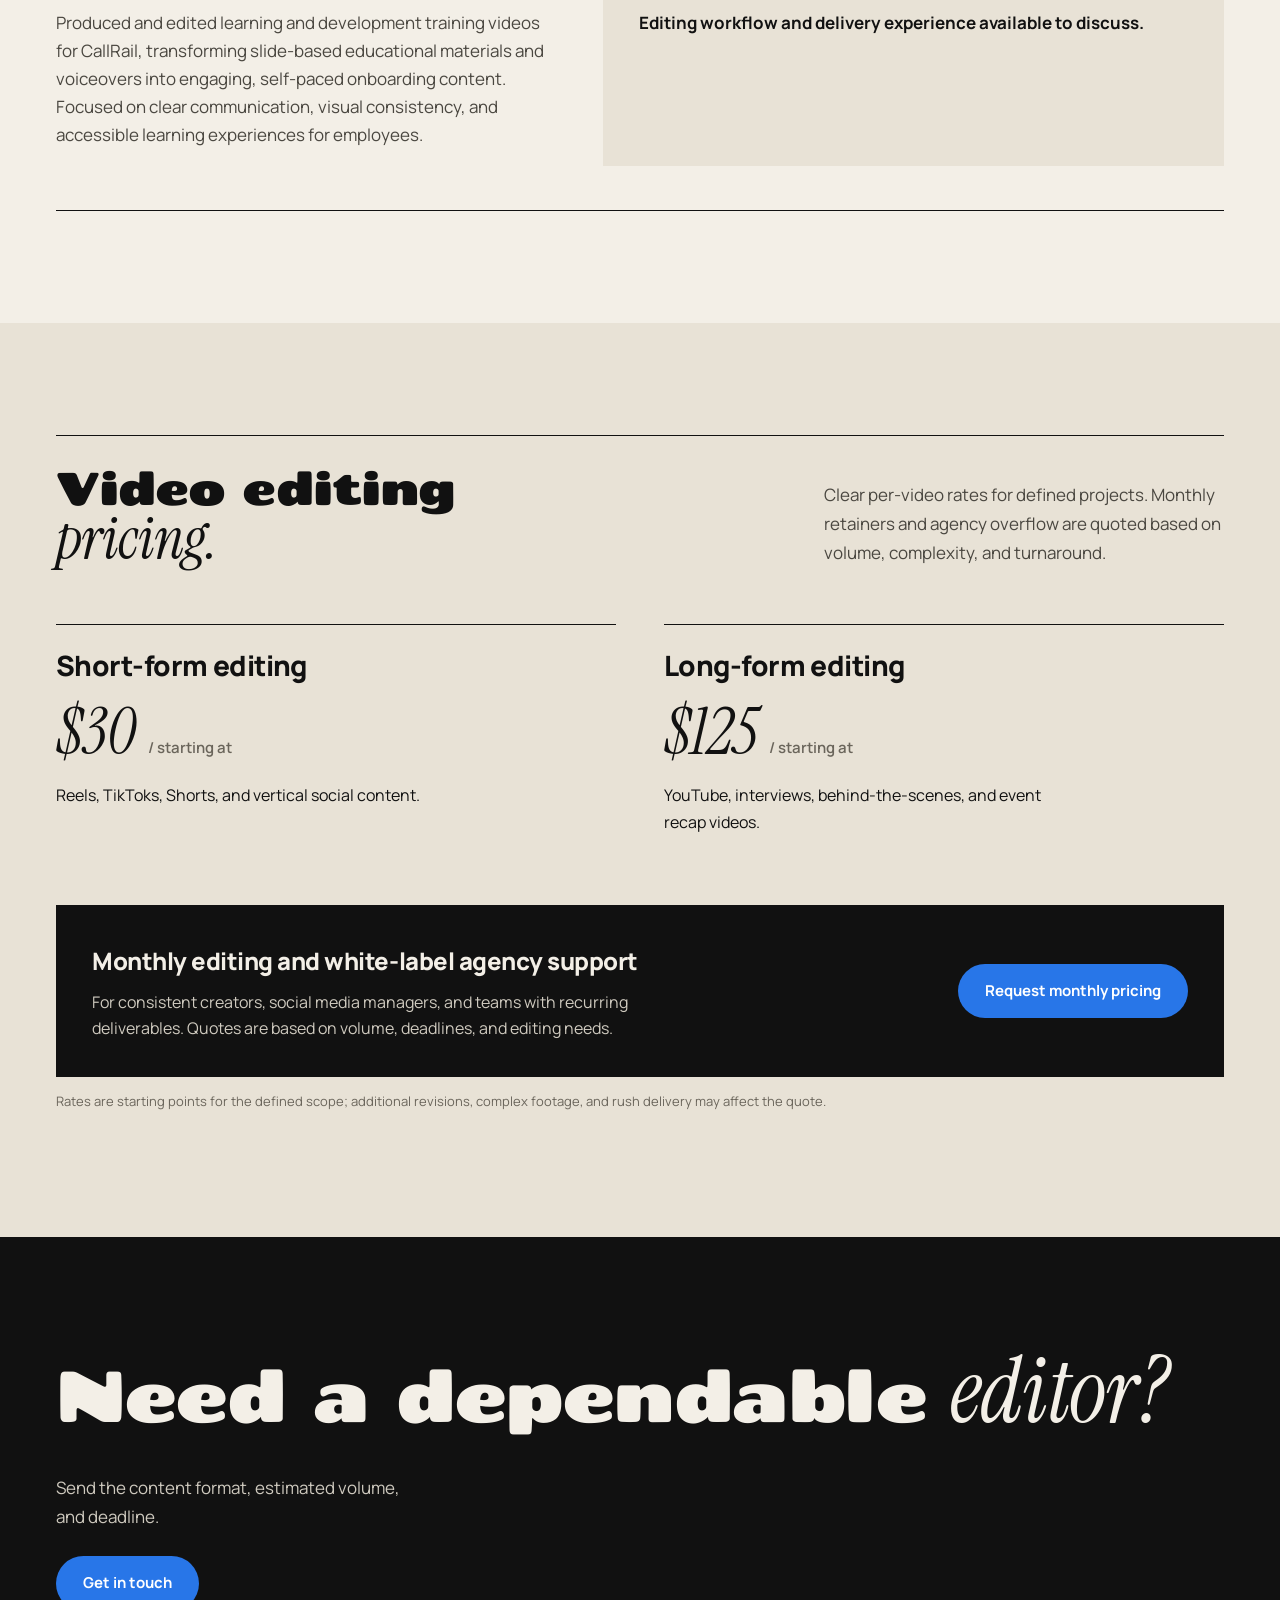
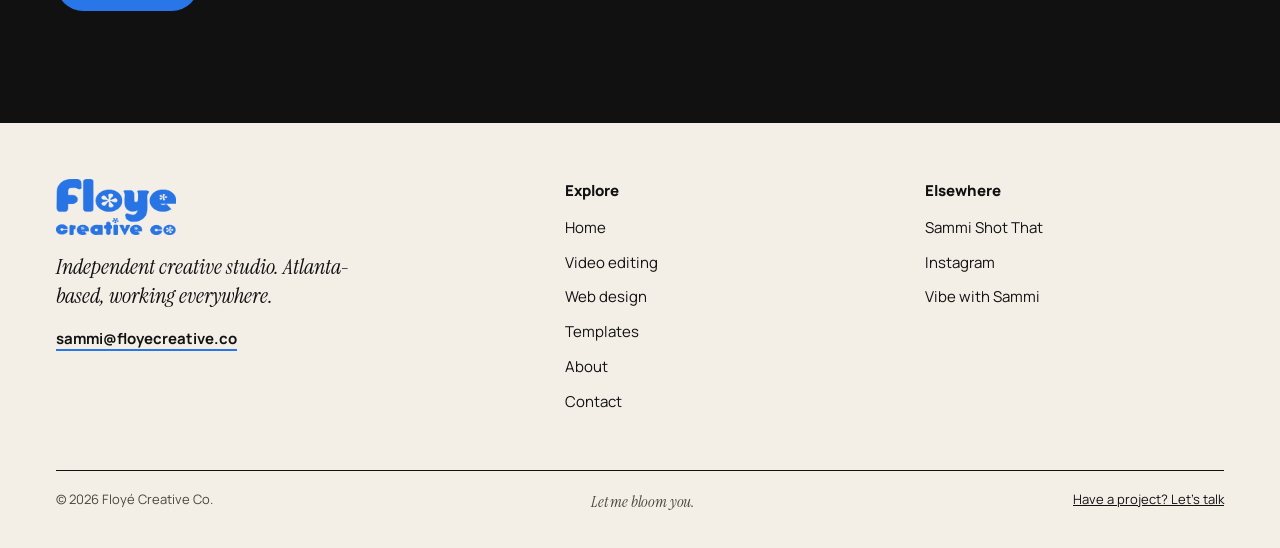
<file: video-editing.html>
<!doctype html>
<html lang="en">
  <head>
    <meta charset="utf-8" />
    <meta content="width=device-width, initial-scale=1" name="viewport" />
    <title>Video Editing for Creators &amp; Agencies | Floyé</title>
    <meta
      content="Long-form, short-form and brand content editing with monthly production support."
      name="description"
    />
    <link href="assets/floye-creative-favicon.svg" rel="icon" type="image/svg+xml" />
    <link href="https://fonts.googleapis.com" rel="preconnect" />
    <link crossorigin="" href="https://fonts.gstatic.com" rel="preconnect" />
    <link
      href="https://fonts.googleapis.com/css2?family=Chango&amp;family=Instrument+Serif:ital@0;1&amp;family=Manrope:wght@400;500;600;700;800&amp;display=swap"
      rel="stylesheet"
    />
    <link href="assets/styles.css" rel="stylesheet" />

    <!-- Open Graph (Instagram, iMessage, LinkedIn, Facebook, Slack, Threads) -->
    <meta property="og:type" content="website" />
    <meta property="og:site_name" content="Floyé Creative Co." />
    <meta property="og:url" content="https://www.floyecreative.co/video-editing" />
    <meta property="og:title" content="Video Editing for Creators &amp; Agencies | Floyé" />
    <meta
      property="og:description"
      content="Long-form, short-form and brand content editing. My YouTube client's monthly views went up 101%."
    />
    <meta property="og:image" content="https://www.floyecreative.co/assets/og-video.jpg" />
    <meta property="og:image:width" content="1200" />
    <meta property="og:image:height" content="630" />
    <meta property="og:image:alt" content="Floyé video editing: monthly views up 101%" />

    <!-- X / Twitter -->
    <meta name="twitter:card" content="summary_large_image" />
    <meta name="twitter:title" content="Video Editing for Creators &amp; Agencies | Floyé" />
    <meta
      name="twitter:description"
      content="Long-form, short-form and brand content editing with monthly production support."
    />
    <meta name="twitter:image" content="https://www.floyecreative.co/assets/og-video.jpg" />
  </head>

  <body>
    <a class="skip" href="#main">Skip to content</a>

    <!-- ============ FOLIO BAR ============ -->
    <div class="folio">
      <div class="container folio-inner">
        <span>Floyé Creative Co.</span>
        <span>Web design · Development · Video</span>
        <span>Atlanta, GA</span>
      </div>
    </div>

    <!-- ============ HEADER ============ -->
    <header class="header">
      <div class="container head-inner">
        <a aria-label="Floyé Creative Co. home" class="brand" href="index.html">
          <img alt="Floyé Creative Co." src="assets/floye-logo.png" />
        </a>
        <button aria-controls="site-nav" aria-expanded="false" class="menu-toggle" type="button">
          Menu <span aria-hidden="true">☰</span>
        </button>
        <nav aria-label="Main navigation" class="nav" id="site-nav">
          <a aria-current="page" href="video-editing.html">Video editing</a>
          <a href="web-design.html">Web design</a>
          <a href="templates.html">Templates</a>
          <a href="about.html">About</a>
          <a href="contact.html">Start a project</a>
        </nav>
      </div>
    </header>

    <main id="main">
      <!-- ============ HERO ============ -->
      <section class="page-hero">
        <div class="container page-hero-grid">
          <div>
            <h1>Content that gets<br /><em>finished and published.</em></h1>
            <p class="lede">
              Video editing for consistent creators, social media managers, agencies, and
              teams. Long-form storytelling, short-form content, and ongoing production
              support.
            </p>
            <div class="actions">
              <a class="btn blue-btn" href="#portfolio">See editing work</a>
              <a class="btn outline" href="contact.html">Request an edit</a>
            </div>
          </div>
          <div class="spread-visual phone-frames page-hero-visual">
            <img alt="Still from a short-form real estate video" src="assets/videos/tiewanna-poster-one.png" />
            <img alt="Still from Render ATL behind-the-scenes coverage" src="assets/videos/hds-poster.png" />
          </div>
        </div>
      </section>

      <!-- ============ SELECTED WORK ============ -->
      <section class="section white flush-top" id="portfolio">
        <div class="container">
          <div class="section-header">
            <h2>Different formats.<br /><em>One reliable workflow.</em></h2>
            <p>
              Long-form YouTube, short-form social, event coverage, and corporate training,
              edited to fit where the content lives.
            </p>
          </div>

          <!-- 01 / OUR BOY STORY -->
          <div class="video-project">
            <div class="video-info">
              <p class="spread-num">01</p>
              <p class="eyebrow blue-text">Ongoing YouTube editing</p>
              <h3>Our Boy Story</h3>
              <p>
                Ongoing long-form YouTube editing focused on storytelling, pacing, audience
                retention, and consistent publishing.
              </p>
            </div>

            <!-- Videos stay private at the client's request; results only -->
            <div class="stat-card">
              <p class="serif">The results</p>
              <div class="video-metrics">
                <div class="metric">
                  <strong>+101%</strong>
                  <span>Monthly views</span>
                  <small>10.7K → 21.5K</small>
                </div>
                <div class="metric">
                  <strong>+74%</strong>
                  <span>Thumbnail impressions</span>
                  <small>Client-reported growth</small>
                </div>
                <div class="metric">
                  <strong>7:19</strong>
                  <span>Avg. view duration</span>
                  <small>Maintained</small>
                </div>
              </div>
              <p class="note">Videos are kept private at the client's request.</p>
            </div>
          </div>

          <!-- 02 / TIEWANNA -->
          <div class="video-project">
            <div class="video-info">
              <p class="spread-num">02</p>
              <p class="eyebrow blue-text">Short-form content</p>
              <h3>Tiewanna — Real Estate Content Day</h3>
              <p>
                Provided creative direction and coordinated a real estate content day for
                Tiewanna, then edited the footage into branded, short-form marketing videos
                designed to showcase her expertise, connect with potential clients, and
                strengthen her social media presence.
              </p>
            </div>
            <div class="vertical-grid">
              <video class="vertical" controls playsinline poster="assets/videos/tiewanna-poster-one.png" preload="none">
                <source src="assets/videos/tiewanna-one.mp4" type="video/mp4" />
                Your browser does not support video.
              </video>
              <video class="vertical" controls playsinline poster="assets/videos/tiewanna-poster-two.png" preload="none">
                <source src="assets/videos/tiewanna-two.mp4" type="video/mp4" />
                Your browser does not support video.
              </video>
              <video class="vertical" controls playsinline poster="assets/videos/tiewanna-poster-three.png" preload="none">
                <source src="assets/videos/tiewanna-three.mp4" type="video/mp4" />
                Your browser does not support video.
              </video>
            </div>
          </div>

          <!-- 03 / RENDER ATL -->
          <div class="video-project">
            <div class="video-info">
              <p class="spread-num">03</p>
              <p class="eyebrow blue-text">Event documentary</p>
              <h3>Render ATL</h3>
              <p>
                Led creative direction and filmed behind-the-scenes coverage of Render ATL’s
                three-day conference, delivering documentary-style storytelling, short- and
                long-form video edits, and a full photo gallery for social media marketing,
                event recaps, and future sponsorship pitches.
              </p>
            </div>
            <div class="render-video">
              <video controls playsinline poster="assets/videos/hds-poster.png" preload="none">
                <source src="assets/videos/hds-one.mp4" type="video/mp4" />
                Your browser does not support video.
              </video>
            </div>
          </div>

          <!-- 04 / LAKOUFET -->
          <div class="video-project">
            <div class="video-info">
              <p class="spread-num">04</p>
              <p class="eyebrow blue-text">Event recap</p>
              <h3>LakouFèt</h3>
              <p>
                Secured media access to LakouFèt and independently captured and edited an
                event recap highlighting the atmosphere, performances, and cultural
                experience. Focused on visual storytelling, dynamic pacing, and creating an
                engaging recap for social media.
              </p>
            </div>
            <div class="render-video">
              <video controls playsinline poster="assets/videos/lakoufet-recap-cover.jpg" preload="none">
                <source src="assets/videos/lakoufet-recap.mp4" type="video/mp4" />
                Your browser does not support video.
              </video>
            </div>
          </div>

          <!-- 05 / CALLRAIL -->
          <div class="video-project last">
            <div class="video-info">
              <p class="spread-num">05</p>
              <p class="eyebrow blue-text">Corporate production</p>
              <h3>CallRail Learning &amp; Development</h3>
              <p>
                Produced and edited learning and development training videos for CallRail,
                transforming slide-based educational materials and voiceovers into engaging,
                self-paced onboarding content. Focused on clear communication, visual
                consistency, and accessible learning experiences for employees.
              </p>
            </div>
            <div class="corporate-card">
              <span class="serif">Internal work kept private.</span>
              <strong>Editing workflow and delivery experience available to discuss.</strong>
            </div>
          </div>
        </div>
      </section>

      <!-- ============ PRICING ============ -->
      <section class="section neutral" id="pricing">
        <div class="container">
          <div class="section-header">
            <h2>Video editing<br /><em>pricing.</em></h2>
            <p>
              Clear per-video rates for defined projects. Monthly retainers and agency overflow
              are quoted based on volume, complexity, and turnaround.
            </p>
          </div>

          <div class="web-pricing-grid">
            <article class="web-price-card">
              <h3>Short-form editing</h3>
              <div class="web-price">$30 <span>/ starting at</span></div>
              <p>Reels, TikToks, Shorts, and vertical social content.</p>
            </article>
            <article class="web-price-card">
              <h3>Long-form editing</h3>
              <div class="web-price">$125 <span>/ starting at</span></div>
              <p>YouTube, interviews, behind-the-scenes, and event recap videos.</p>
            </article>
          </div>

          <div class="retainer-banner">
            <div>
              <h3>Monthly editing and white-label agency support</h3>
              <p>
                For consistent creators, social media managers, and teams with recurring
                deliverables. Quotes are based on volume, deadlines, and editing needs.
              </p>
            </div>
            <a class="btn blue-btn" href="contact.html">Request monthly pricing</a>
          </div>

          <p class="note">
            Rates are starting points for the defined scope; additional revisions, complex
            footage, and rush delivery may affect the quote.
          </p>
        </div>
      </section>

      <!-- ============ CLOSING CTA ============ -->
      <section class="cta-band">
        <div class="container cta-band-inner">
          <h2>
            <span class="ch">Need a dependable</span>
            <span class="serif">editor?</span>
          </h2>
          <div class="cta-band-copy">
            <p>Send the content format, estimated volume, and deadline.</p>
            <a class="btn accent-btn" href="contact.html">Get in touch</a>
          </div>
        </div>
      </section>
    </main>

    <!-- ============ FOOTER ============ -->
    <footer class="footer">
      <div class="container">
        <div class="footer-main">
          <div>
            <a class="footer-brand" href="index.html">
              <img alt="Floyé Creative Co." src="assets/floye-logo.png" />
            </a>
            <p>Independent creative studio. Atlanta-based, working everywhere.</p>
            <a class="footer-mail" href="mailto:sammi@floyecreative.co">sammi@floyecreative.co</a>
          </div>
          <div>
            <p class="footer-title">Explore</p>
            <div class="footer-nav">
              <a href="index.html">Home</a>
              <a aria-current="page" href="video-editing.html">Video editing</a>
              <a href="web-design.html">Web design</a>
              <a href="templates.html">Templates</a>
              <a href="about.html">About</a>
              <a href="contact.html">Contact</a>
            </div>
          </div>
          <div>
            <p class="footer-title">Elsewhere</p>
            <div class="footer-nav">
              <a href="https://www.sammishotthat.com/" rel="noopener noreferrer" target="_blank">Sammi Shot That</a>
              <a href="https://www.instagram.com/floyecreativeco/" rel="noopener noreferrer" target="_blank">Instagram</a>
              <a href="https://www.vibewithsammi.com/" rel="noopener noreferrer" target="_blank">Vibe with Sammi</a>
            </div>
          </div>
        </div>
        <div class="footer-bottom">
          <span>© <span data-year="">2026</span> Floyé Creative Co.</span>
          <span class="serif">Let me bloom you.</span>
          <a href="contact.html">Have a project? Let’s talk</a>
        </div>
      </div>
    </footer>

    <script defer="" src="assets/script.js"></script>
  </body>
</html>
</file>
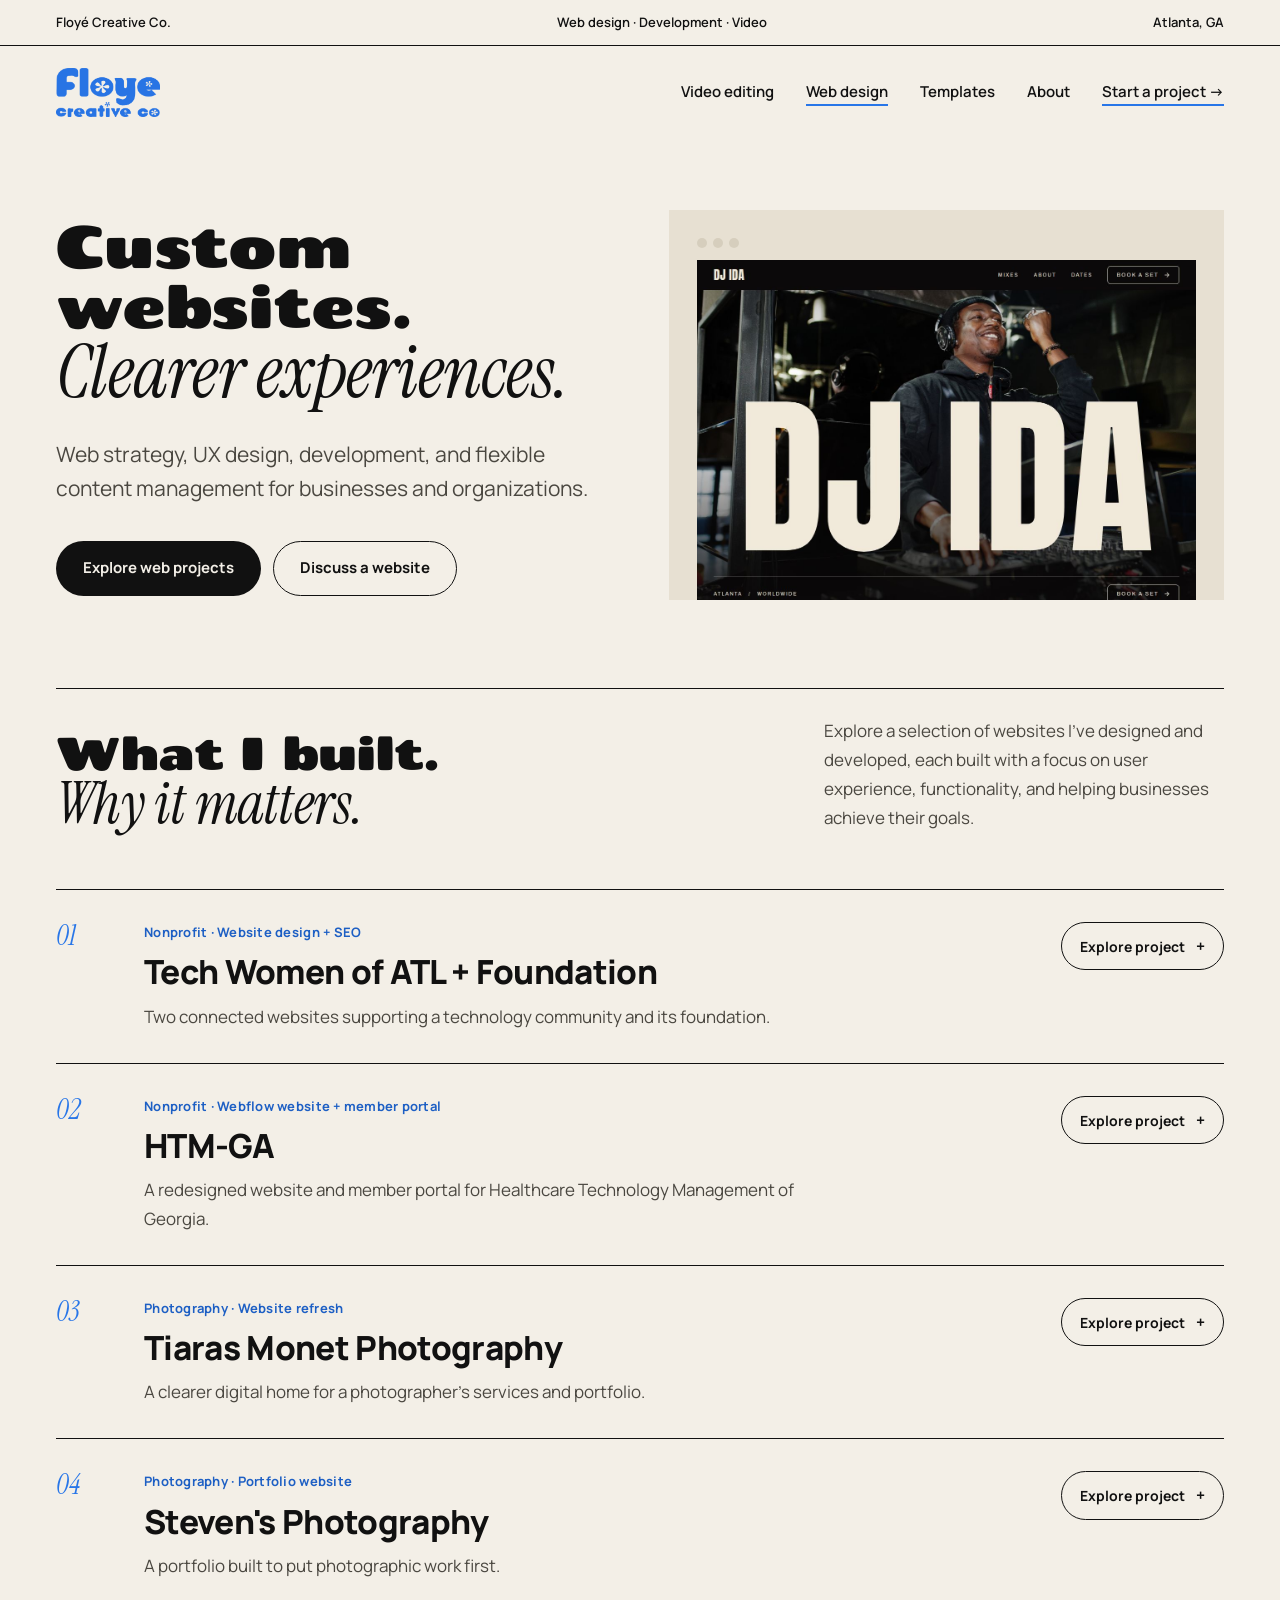
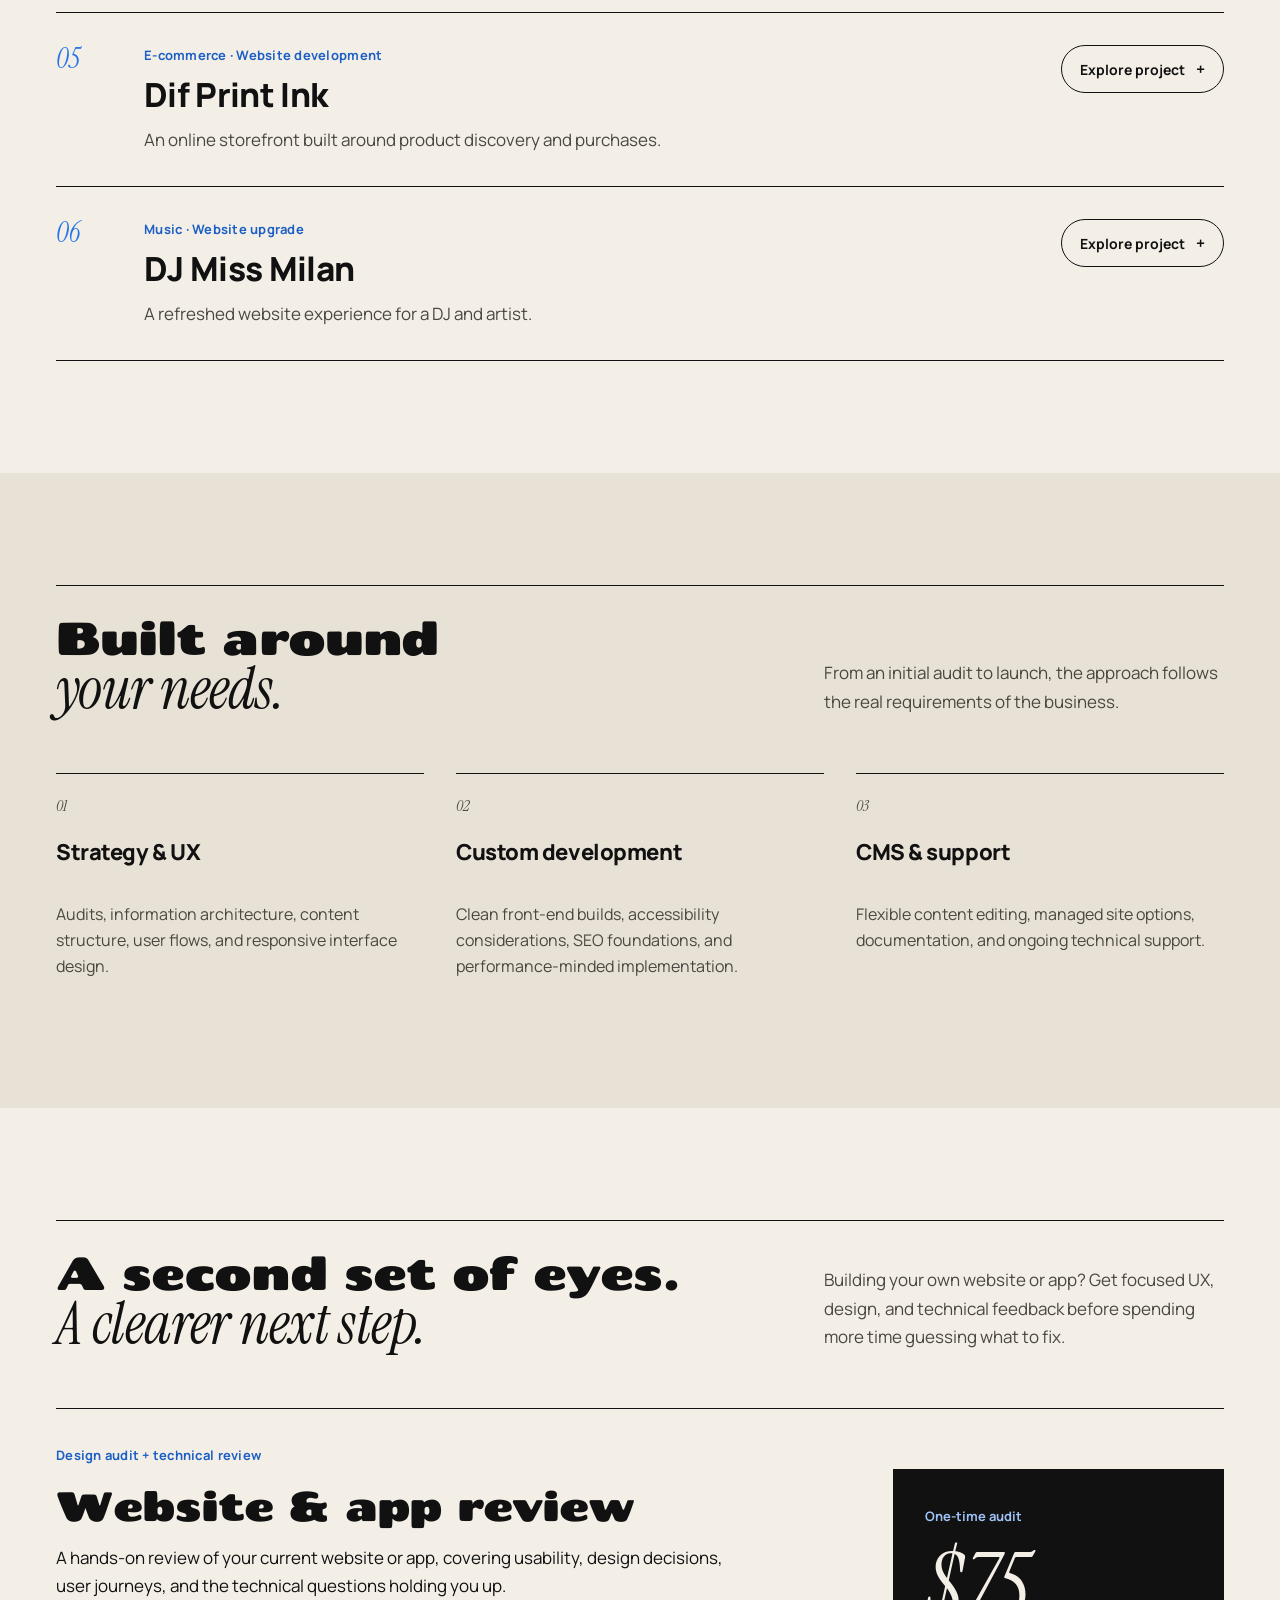
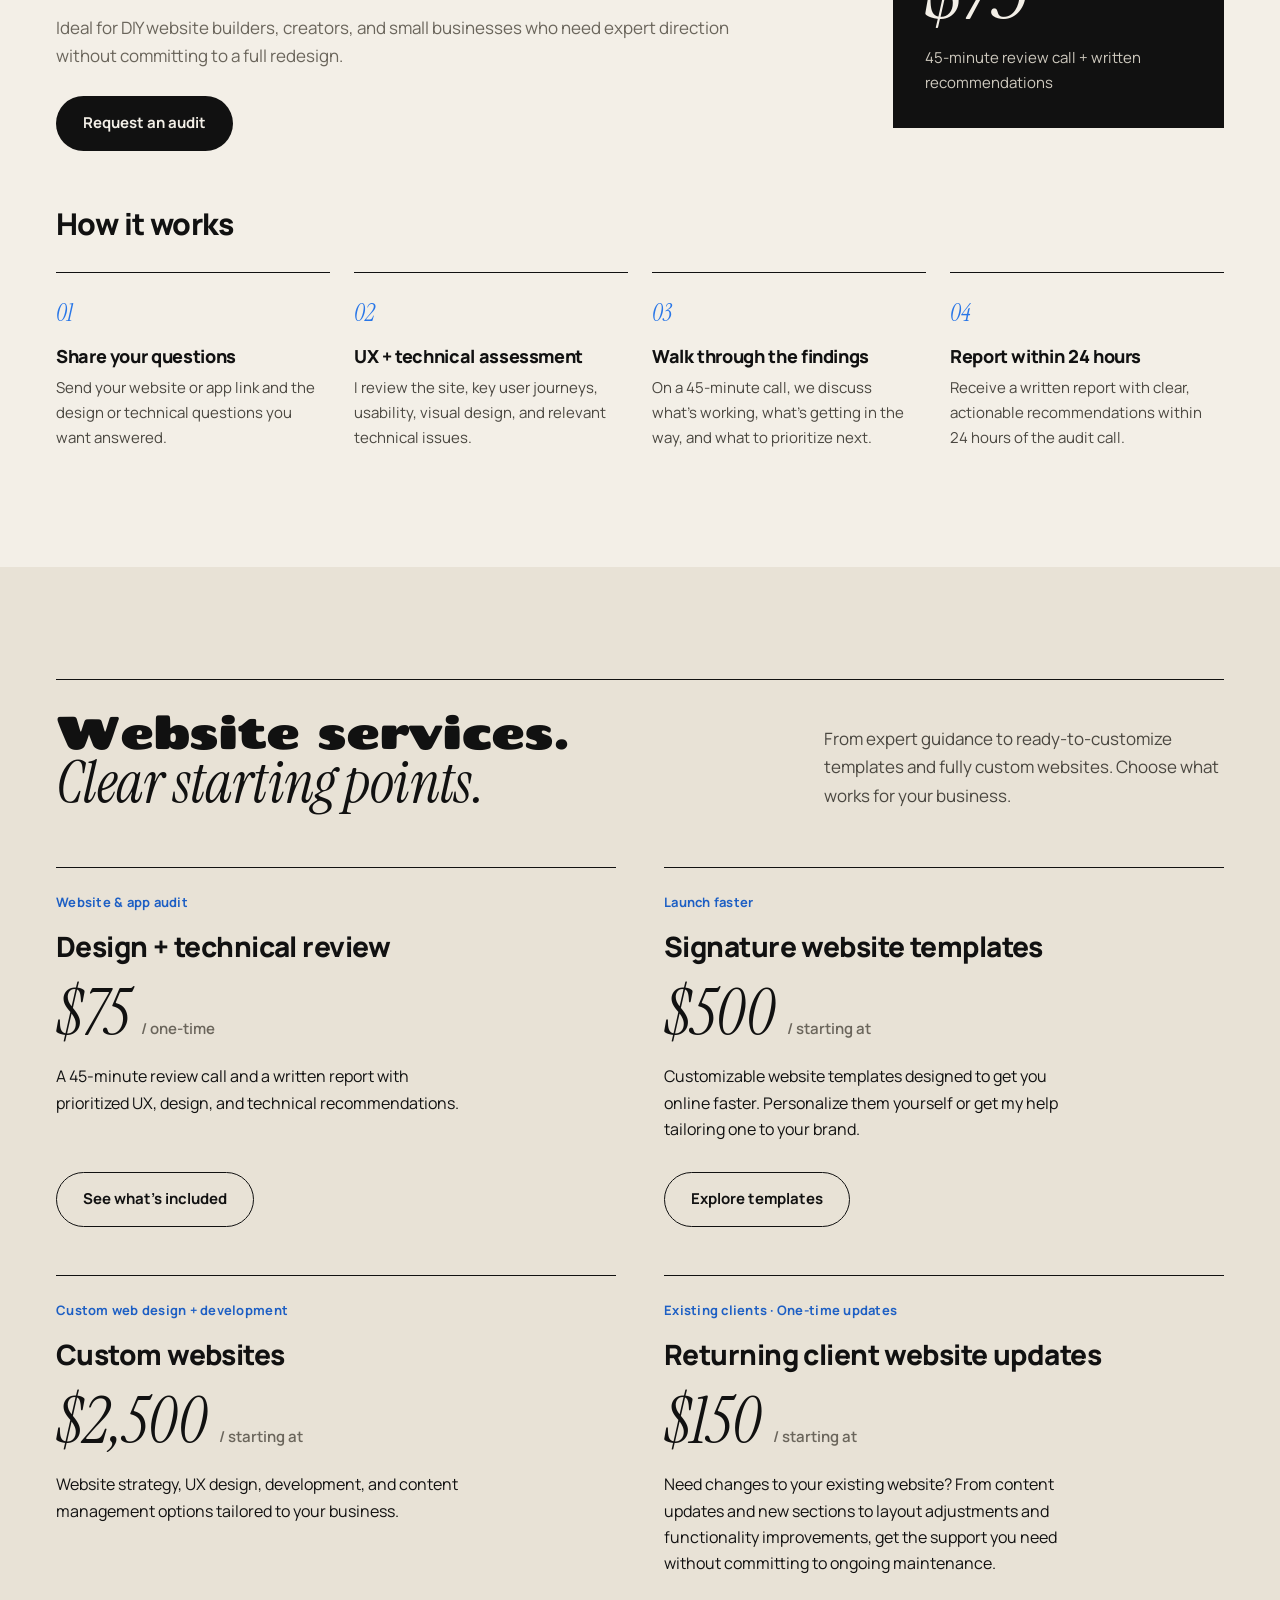
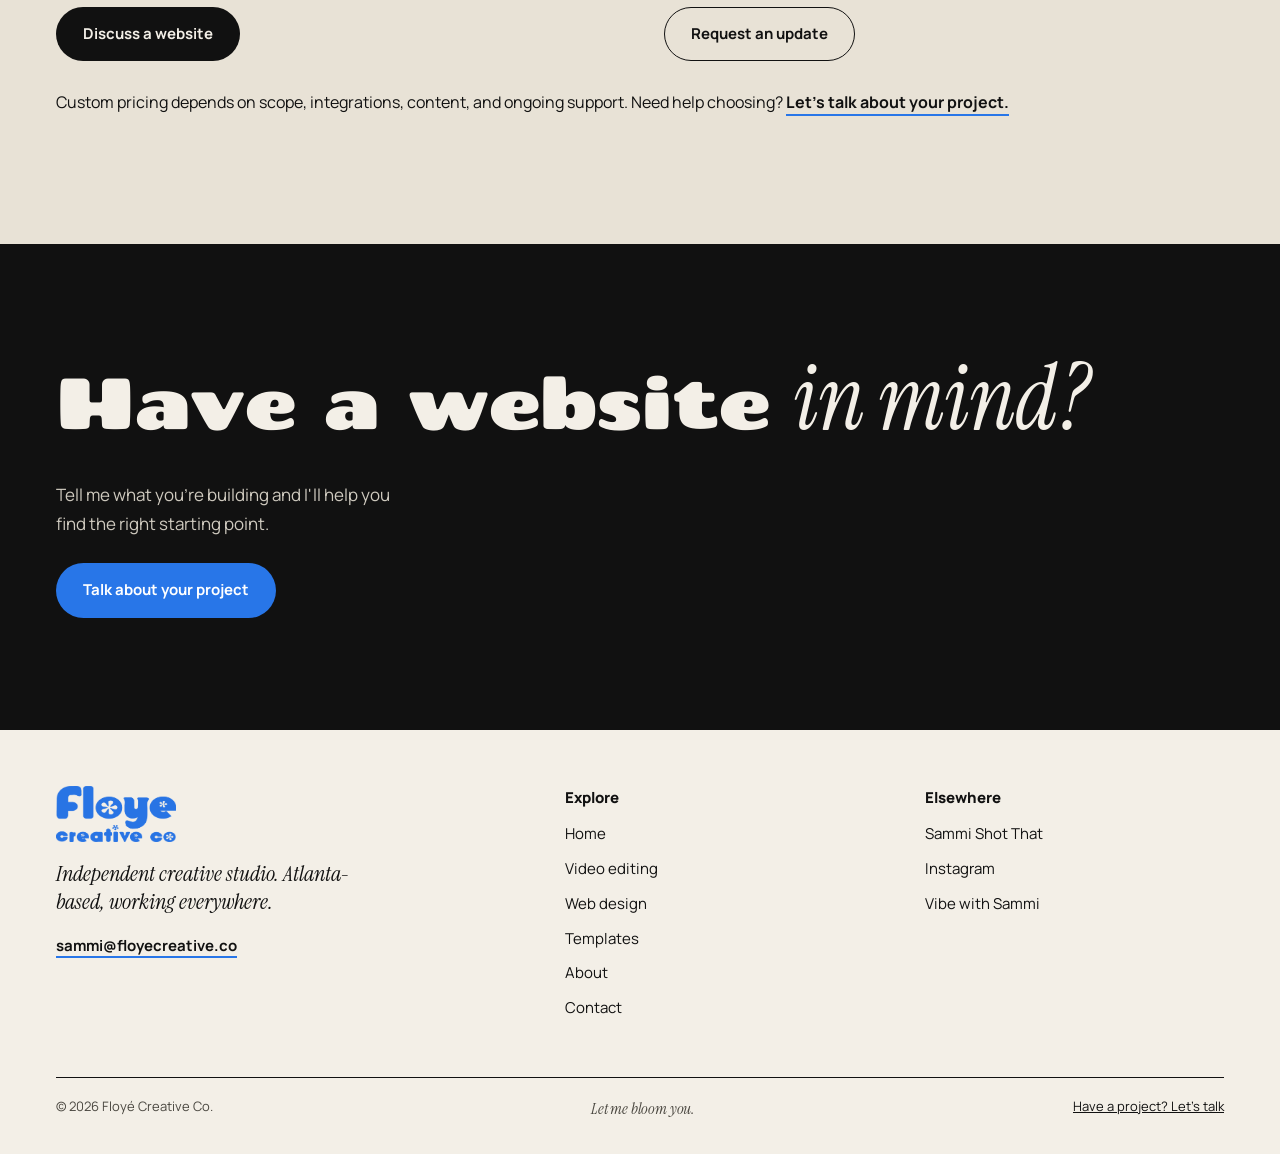
<file: web-design.html>
<!doctype html>
<html lang="en">
  <head>
    <meta charset="utf-8" />
    <meta content="width=device-width, initial-scale=1" name="viewport" />
    <title>Web Design &amp; Development | Floyé</title>
    <meta
      content="Selected website projects, custom design and development by Floyé Creative Co."
      name="description"
    />
    <link href="assets/floye-creative-favicon.svg" rel="icon" type="image/svg+xml" />
    <link href="https://fonts.googleapis.com" rel="preconnect" />
    <link crossorigin="" href="https://fonts.gstatic.com" rel="preconnect" />
    <link
      href="https://fonts.googleapis.com/css2?family=Chango&amp;family=Instrument+Serif:ital@0;1&amp;family=Manrope:wght@400;500;600;700;800&amp;display=swap"
      rel="stylesheet"
    />
    <link href="assets/styles.css" rel="stylesheet" />

    <!-- Open Graph (Instagram, iMessage, LinkedIn, Facebook, Slack, Threads) -->
    <meta property="og:type" content="website" />
    <meta property="og:site_name" content="Floyé Creative Co." />
    <meta property="og:url" content="https://www.floyecreative.co/web-design" />
    <meta property="og:title" content="Web Design &amp; Development | Floyé Creative Co." />
    <meta
      property="og:description"
      content="Custom websites, UX design, development and website audits for businesses and organizations."
    />
    <meta property="og:image" content="https://www.floyecreative.co/assets/og-home.jpg" />
    <meta property="og:image:width" content="1200" />
    <meta property="og:image:height" content="630" />
    <meta
      property="og:image:alt"
      content="Floyé Creative Co. logo with the tagline Let me bloom you"
    />

    <!-- X / Twitter -->
    <meta name="twitter:card" content="summary_large_image" />
    <meta name="twitter:title" content="Web Design &amp; Development | Floyé Creative Co." />
    <meta
      name="twitter:description"
      content="Custom websites, UX design, development and website audits for businesses and organizations."
    />
    <meta name="twitter:image" content="https://www.floyecreative.co/assets/og-home.jpg" />
  </head>

  <body>
    <a class="skip" href="#main">Skip to content</a>

    <!-- ============ FOLIO BAR ============ -->
    <div class="folio">
      <div class="container folio-inner">
        <span>Floyé Creative Co.</span>
        <span>Web design · Development · Video</span>
        <span>Atlanta, GA</span>
      </div>
    </div>

    <!-- ============ HEADER ============ -->
    <header class="header">
      <div class="container head-inner">
        <a aria-label="Floyé Creative Co. home" class="brand" href="index.html">
          <img alt="Floyé Creative Co." src="assets/floye-logo.png" />
        </a>
        <button aria-controls="site-nav" aria-expanded="false" class="menu-toggle" type="button">
          Menu <span aria-hidden="true">☰</span>
        </button>
        <nav aria-label="Main navigation" class="nav" id="site-nav">
          <a href="video-editing.html">Video editing</a>
          <a aria-current="page" href="web-design.html">Web design</a>
          <a href="templates.html">Templates</a>
          <a href="about.html">About</a>
          <a href="contact.html">Start a project</a>
        </nav>
      </div>
    </header>

    <main id="main">
      <!-- ============ HERO ============ -->
      <section class="page-hero">
        <div class="container page-hero-grid">
          <div>
            <h1>Custom websites.<br /><em>Clearer experiences.</em></h1>
            <p class="lede">
              Web strategy, UX design, development, and flexible content management for
              businesses and organizations.
            </p>
            <div class="actions">
              <a class="btn blue-btn" href="#webwork">Explore web projects</a>
              <a class="btn outline" href="contact.html">Discuss a website</a>
            </div>
          </div>
          <figure class="spread-visual browser-frame page-hero-visual">
            <div aria-hidden="true" class="browser-dots"><span></span><span></span><span></span></div>
            <img alt="A DJ website designed and built by Floyé" src="assets/bf-dj-portfolio.jpg" />
          </figure>
        </div>
      </section>

      <!-- ============ 01 PORTFOLIO ============ -->
      <section class="section white flush-top" id="webwork">
        <div class="container">
          <div class="section-header">
            <h2>What I built.<br /><em>Why it matters.</em></h2>
            <p>
              Explore a selection of websites I've designed and developed, each built with a
              focus on user experience, functionality, and helping businesses achieve their
              goals.
            </p>
          </div>

          <div class="project-list">
            <!-- 01 / TECH WOMEN OF ATL -->
            <article class="project">
              <div class="project-top">
                <span class="index">01</span>
                <div>
                  <p class="eyebrow blue-text">Nonprofit · Website design + SEO</p>
                  <h3>Tech Women of ATL + Foundation</h3>
                  <p class="project-intro">
                    Two connected websites supporting a technology community and its
                    foundation.
                  </p>
                </div>
                <button
                  aria-expanded="false"
                  aria-label="Show details for Tech Women of ATL + Foundation"
                  class="detail-toggle"
                  type="button"
                >
                  Explore project <span class="plus">+</span>
                </button>
              </div>
              <div class="project-detail" hidden>
                <div class="project-visual">
                  <img
                    alt="Tech Women of ATL website homepage"
                    class="project-screenshot"
                    loading="lazy"
                    src="assets/web-images/tech-women-atl.png"
                  />
                  <a
                    class="micro-link"
                    href="https://techwomenfoundation.org/"
                    rel="noopener noreferrer"
                    target="_blank"
                    >Visit live website →</a
                  >
                </div>
                <div>
                  <b>The work</b>
                  <p>
                    Website design and development, improved site structure, discoverability,
                    and content journeys.
                  </p>
                </div>
                <div>
                  <b>Why it matters</b>
                  <p>
                    Improved online visibility supported the organization's community growth
                    and partnership opportunities with Cirque du Soleil, Atlanta Dream, and
                    TAG.
                  </p>
                </div>
              </div>
            </article>

            <!-- 02 / HTM-GA -->
            <article class="project">
              <div class="project-top">
                <span class="index">02</span>
                <div>
                  <p class="eyebrow blue-text">Nonprofit · Webflow website + member portal</p>
                  <h3>HTM-GA</h3>
                  <p class="project-intro">
                    A redesigned website and member portal for Healthcare Technology Management
                    of Georgia.
                  </p>
                </div>
                <button
                  aria-expanded="false"
                  aria-label="Show details for HTM-GA"
                  class="detail-toggle"
                  type="button"
                >
                  Explore project <span class="plus">+</span>
                </button>
              </div>
              <div class="project-detail" hidden>
                <div class="project-visual">
                  <img
                    alt="HTM-GA website homepage"
                    class="project-screenshot"
                    loading="lazy"
                    src="assets/web-images/htm-ga.jpg"
                  />
                  <a
                    class="micro-link"
                    href="https://htmga.org/"
                    rel="noopener noreferrer"
                    target="_blank"
                    >Visit live website →</a
                  >
                </div>
                <div>
                  <b>The work</b>
                  <p>
                    Webflow redesign built on a standardized design system, dedicated event
                    pages, and a Memberstack + Stripe member portal with paid memberships and
                    personalized member dashboards.
                  </p>
                </div>
                <div>
                  <b>Why it matters</b>
                  <p>
                    One place for Georgia's HTM professionals, students, and industry partners to
                    join, find events, and sponsor programs, with a site the team can update on
                    their own.
                  </p>
                </div>
              </div>
            </article>

            <!-- 03 / TIARAS MONET -->
            <article class="project">
              <div class="project-top">
                <span class="index">03</span>
                <div>
                  <p class="eyebrow blue-text">Photography · Website refresh</p>
                  <h3>Tiaras Monet Photography</h3>
                  <p class="project-intro">
                    A clearer digital home for a photographer's services and portfolio.
                  </p>
                </div>
                <button
                  aria-expanded="false"
                  aria-label="Show details for Tiaras Monet Photography"
                  class="detail-toggle"
                  type="button"
                >
                  Explore project <span class="plus">+</span>
                </button>
              </div>
              <div class="project-detail" hidden>
                <div class="project-visual">
                  <img
                    alt="Tiaras Monet Photography website"
                    class="project-screenshot"
                    loading="lazy"
                    src="assets/web-images/tiaras-monet.png"
                  />
                  <a
                    class="micro-link"
                    href="https://www.tiarasmonetphoto.com/"
                    rel="noopener noreferrer"
                    target="_blank"
                    >Visit live website →</a
                  >
                </div>
                <div>
                  <b>The work</b>
                  <p>
                    Refined website structure and content presentation to make offerings
                    easier to understand.
                  </p>
                </div>
                <div>
                  <b>Why it matters</b>
                  <p>
                    A clearer path for visitors to discover photography services, explore the
                    portfolio, and submit inquiries.
                  </p>
                </div>
              </div>
            </article>

            <!-- 04 / STEVEN'S PHOTOGRAPHY -->
            <article class="project">
              <div class="project-top">
                <span class="index">04</span>
                <div>
                  <p class="eyebrow blue-text">Photography · Portfolio website</p>
                  <h3>Steven's Photography</h3>
                  <p class="project-intro">A portfolio built to put photographic work first.</p>
                </div>
                <button
                  aria-expanded="false"
                  aria-label="Show details for Steven's Photography"
                  class="detail-toggle"
                  type="button"
                >
                  Explore project <span class="plus">+</span>
                </button>
              </div>
              <div class="project-detail" hidden>
                <div class="project-visual">
                  <img
                    alt="Steven's Photography portfolio website"
                    class="project-screenshot"
                    loading="lazy"
                    src="assets/web-images/stevens-photography.png"
                  />
                  <a
                    class="micro-link"
                    href="https://www.sbprodmedia.com/"
                    rel="noopener noreferrer"
                    target="_blank"
                    >Visit live website →</a
                  >
                </div>
                <div>
                  <b>The work</b>
                  <p>Website presentation and responsive portfolio experience.</p>
                </div>
                <div>
                  <b>Why it matters</b>
                  <p>
                    A focused way for potential clients to browse photography work and learn
                    about booking.
                  </p>
                </div>
              </div>
            </article>

            <!-- 05 / DIF PRINT INK -->
            <article class="project">
              <div class="project-top">
                <span class="index">05</span>
                <div>
                  <p class="eyebrow blue-text">E-commerce · Website development</p>
                  <h3>Dif Print Ink</h3>
                  <p class="project-intro">
                    An online storefront built around product discovery and purchases.
                  </p>
                </div>
                <button
                  aria-expanded="false"
                  aria-label="Show details for Dif Print Ink"
                  class="detail-toggle"
                  type="button"
                >
                  Explore project <span class="plus">+</span>
                </button>
              </div>
              <div class="project-detail" hidden>
                <div class="project-visual">
                  <img
                    alt="Dif Print Ink e-commerce website"
                    class="project-screenshot"
                    loading="lazy"
                    src="assets/web-images/dif-print-ink.png"
                  />
                  <a
                    class="micro-link"
                    href="https://difprintink.com/"
                    rel="noopener noreferrer"
                    target="_blank"
                    >Visit live website →</a
                  >
                </div>
                <div>
                  <b>The work</b>
                  <p>
                    E-commerce design and development, including storefront organization and
                    product presentation.
                  </p>
                </div>
                <div>
                  <b>Why it matters</b>
                  <p>
                    A more usable shopping experience with clearer product discovery and
                    purchasing journeys.
                  </p>
                </div>
              </div>
            </article>

            <!-- 06 / DJ MISS MILAN -->
            <article class="project">
              <div class="project-top">
                <span class="index">06</span>
                <div>
                  <p class="eyebrow blue-text">Music · Website upgrade</p>
                  <h3>DJ Miss Milan</h3>
                  <p class="project-intro">
                    A refreshed website experience for a DJ and artist.
                  </p>
                </div>
                <button
                  aria-expanded="false"
                  aria-label="Show details for DJ Miss Milan"
                  class="detail-toggle"
                  type="button"
                >
                  Explore project <span class="plus">+</span>
                </button>
              </div>
              <div class="project-detail" hidden>
                <div class="project-visual">
                  <img
                    alt="DJ Miss Milan artist website"
                    class="project-screenshot"
                    loading="lazy"
                    src="assets/web-images/dj-miss-milan.png"
                  />
                  <a
                    class="micro-link"
                    href="https://www.djmissmilan.com/"
                    rel="noopener noreferrer"
                    target="_blank"
                    >Visit live website →</a
                  >
                </div>
                <div>
                  <b>The work</b>
                  <p>
                    Reorganized content and improved how visitors navigate music, bookings,
                    and mobile experiences.
                  </p>
                </div>
                <div>
                  <b>Why it matters</b>
                  <p>
                    More straightforward access to mixes, artist information, and booking
                    details.
                  </p>
                </div>
              </div>
            </article>
          </div>
        </div>
      </section>

      <!-- ============ 02 CAPABILITIES ============ -->
      <section class="section neutral">
        <div class="container">
          <div class="section-header">
            <h2>Built around<br /><em>your needs.</em></h2>
            <p>
              From an initial audit to launch, the approach follows the real requirements of
              the business.
            </p>
          </div>

          <div class="three-col">
            <div class="info-card">
              <p class="spread-num">01</p>
              <h3>Strategy &amp; UX</h3>
              <p>
                Audits, information architecture, content structure, user flows, and
                responsive interface design.
              </p>
            </div>
            <div class="info-card">
              <p class="spread-num">02</p>
              <h3>Custom development</h3>
              <p>
                Clean front-end builds, accessibility considerations, SEO foundations, and
                performance-minded implementation.
              </p>
            </div>
            <div class="info-card">
              <p class="spread-num">03</p>
              <h3>CMS &amp; support</h3>
              <p>
                Flexible content editing, managed site options, documentation, and ongoing
                technical support.
              </p>
            </div>
          </div>
        </div>
      </section>

      <!-- ============ 03 AUDITS ============ -->
      <section class="section white" id="website-audit">
        <div class="container">
          <div class="section-header">
            <h2>A second set of eyes.<br /><em>A clearer next step.</em></h2>
            <p>
              Building your own website or app? Get focused UX, design, and technical feedback
              before spending more time guessing what to fix.
            </p>
          </div>

          <div class="audit-overview">
            <div class="audit-intro">
              <p class="eyebrow blue-text">Design audit + technical review</p>
              <h3>Website &amp; app review</h3>
              <p>
                A hands-on review of your current website or app, covering usability, design
                decisions, user journeys, and the technical questions holding you up.
              </p>
              <p class="audit-for">
                Ideal for DIY website builders, creators, and small businesses who need expert
                direction without committing to a full redesign.
              </p>
              <a class="btn blue-btn" href="contact.html?service=website-audit">Request an audit</a>
            </div>
            <div aria-label="Audit price 75 dollars" class="audit-price">
              <span>One-time audit</span>
              <strong>$75</strong>
              <p>45-minute review call + written recommendations</p>
            </div>
          </div>

          <h3 class="audit-steps-title">How it works</h3>
          <div class="audit-steps">
            <div class="audit-step">
              <span>01</span>
              <h4>Share your questions</h4>
              <p>
                Send your website or app link and the design or technical questions you want
                answered.
              </p>
            </div>
            <div class="audit-step">
              <span>02</span>
              <h4>UX + technical assessment</h4>
              <p>
                I review the site, key user journeys, usability, visual design, and relevant
                technical issues.
              </p>
            </div>
            <div class="audit-step">
              <span>03</span>
              <h4>Walk through the findings</h4>
              <p>
                On a 45-minute call, we discuss what's working, what's getting in the way, and
                what to prioritize next.
              </p>
            </div>
            <div class="audit-step">
              <span>04</span>
              <h4>Report within 24 hours</h4>
              <p>
                Receive a written report with clear, actionable recommendations within 24
                hours of the audit call.
              </p>
            </div>
          </div>
        </div>
      </section>

      <!-- ============ 04 PRICING ============ -->
      <section class="section web-pricing" id="pricing">
        <div class="container">
          <div class="section-header">
            <h2>Website services.<br /><em>Clear starting points.</em></h2>
            <p>
              From expert guidance to ready-to-customize templates and fully custom websites.
              Choose what works for your business.
            </p>
          </div>

          <div class="web-pricing-grid">
            <article class="web-price-card">
              <p class="eyebrow blue-text">Website &amp; app audit</p>
              <h3>Design + technical review</h3>
              <div class="web-price">$75 <span>/ one-time</span></div>
              <p>
                A 45-minute review call and a written report with prioritized UX, design, and
                technical recommendations.
              </p>
              <a class="btn outline" href="#website-audit">See what's included</a>
            </article>

            <article class="web-price-card">
              <p class="eyebrow blue-text">Launch faster</p>
              <h3>Signature website templates</h3>
              <div class="web-price">$500 <span>/ starting at</span></div>
              <p>
                Customizable website templates designed to get you online faster. Personalize
                them yourself or get my help tailoring one to your brand.
              </p>
              <a class="btn outline" href="templates.html">Explore templates</a>
            </article>

            <article class="web-price-card">
              <p class="eyebrow blue-text">Custom web design + development</p>
              <h3>Custom websites</h3>
              <div class="web-price">$2,500 <span>/ starting at</span></div>
              <p>
                Website strategy, UX design, development, and content management options
                tailored to your business.
              </p>
              <a class="btn blue-btn" href="contact.html">Discuss a website</a>
            </article>

            <article class="web-price-card">
              <p class="eyebrow blue-text">Existing clients · One-time updates</p>
              <h3>Returning client website updates</h3>
              <div class="web-price">$150 <span>/ starting at</span></div>
              <p>
                Need changes to your existing website? From content updates and new sections
                to layout adjustments and functionality improvements, get the support you need
                without committing to ongoing maintenance.
              </p>
              <a class="btn outline" href="contact.html">Request an update</a>
            </article>
          </div>

          <p class="pricing-followup">
            Custom pricing depends on scope, integrations, content, and ongoing support. Need
            help choosing? <a href="contact.html">Let's talk about your project.</a>
          </p>
        </div>
      </section>

      <!-- ============ CLOSING CTA ============ -->
      <section class="cta-band">
        <div class="container cta-band-inner">
          <h2>
            <span class="ch">Have a website</span>
            <span class="serif">in mind?</span>
          </h2>
          <div class="cta-band-copy">
            <p>Tell me what you're building and I'll help you find the right starting point.</p>
            <a class="btn accent-btn" href="contact.html">Talk about your project</a>
          </div>
        </div>
      </section>
    </main>

    <!-- ============ FOOTER ============ -->
    <footer class="footer">
      <div class="container">
        <div class="footer-main">
          <div>
            <a class="footer-brand" href="index.html">
              <img alt="Floyé Creative Co." src="assets/floye-logo.png" />
            </a>
            <p>Independent creative studio. Atlanta-based, working everywhere.</p>
            <a class="footer-mail" href="mailto:sammi@floyecreative.co">sammi@floyecreative.co</a>
          </div>
          <div>
            <p class="footer-title">Explore</p>
            <div class="footer-nav">
              <a href="index.html">Home</a>
              <a href="video-editing.html">Video editing</a>
              <a aria-current="page" href="web-design.html">Web design</a>
              <a href="templates.html">Templates</a>
              <a href="about.html">About</a>
              <a href="contact.html">Contact</a>
            </div>
          </div>
          <div>
            <p class="footer-title">Elsewhere</p>
            <div class="footer-nav">
              <a href="https://www.sammishotthat.com/" rel="noopener noreferrer" target="_blank"
                >Sammi Shot That</a
              >
              <a
                href="https://www.instagram.com/floyecreativeco/"
                rel="noopener noreferrer"
                target="_blank"
                >Instagram</a
              >
              <a href="https://www.vibewithsammi.com/" rel="noopener noreferrer" target="_blank"
                >Vibe with Sammi</a
              >
            </div>
          </div>
        </div>
        <div class="footer-bottom">
          <span>© <span data-year="">2026</span> Floyé Creative Co.</span>
          <span class="serif">Let me bloom you.</span>
          <a href="contact.html">Have a project? Let’s talk</a>
        </div>
      </div>
    </footer>

    <script defer="" src="assets/script.js"></script>
  </body>
</html>
</file>
<file: assets/styles.css>
/* =========================================================================
   FLOYÉ CREATIVE CO. — SITE STYLESHEET
   Direction: editorial, high-end. Warm paper background, black ink,
   hairline rules instead of boxes, Floyé blue as the only accent.
   Type: Chango (display) + Instrument Serif italic (editorial accent)
         + Manrope (everything else).
   Dark mode: add data-theme="dark" to <html> and the whole site flips.

   CONTENTS
   01  Fonts
   02  Design tokens (light + dark)
   03  Base & reset
   04  Layout & section themes
   05  Typography
   06  Buttons & links
   07  Folio bar, header & navigation
   08  Heroes (inner pages)
   09  Shared components
         09a Section header        09f Call to action
         09b Service tiles         09g Template / work grid
         09c Info cards            09h Placeholders & screenshot slots
         09d Project list          09i Marquee
         09e Testimonials
   10  Page: Home
   11  Page: Video editing
   12  Page: Web design (audit + pricing)
   13  Page: About
   14  Page: Contact
   15  Page: 404
   16  Page: Black Friday
   17  Footer
   18  Responsive (largest to smallest)
   19  Reduced motion
   ========================================================================= */


/* 01  FONTS ----------------------------------------------------------------
   Loaded here so pages that haven't been redone yet still get all three.  */

   @import url("https://fonts.googleapis.com/css2?family=Chango&family=Instrument+Serif:ital@0;1&family=Manrope:wght@400;500;600;700;800&display=swap");


   /* 02  DESIGN TOKENS ------------------------------------------------------- */
   
   :root {
     /* Color */
     --paper: #f3efe7;        /* page background */
     --paper-alt: #e8e2d6;    /* soft band (e.g. Sammi Shot That section) */
     --card: #e7e0d2;         /* image frames, placeholders */
     --placeholder: #d6cebd;  /* empty media slots */
     --ink: #111111;          /* text, buttons, rules */
     --ink-soft: #4a4740;     /* body copy */
     --muted: #6a655b;        /* captions, small print */
     --rule: #111111;         /* hairline rules */
     --rule-soft: #d3cbbb;    /* very light dividers */
     --cta-band: #111111;     /* closing "Let me bloom you" band */
     --cta-text: #f3efe7;
     --cta-soft: #cfcabf;
     --floye-blue: #2876e8;   /* Floyé signature blue: the only accent */
     --accent: var(--floye-blue);
     --accent-deep: #1d5fc4;  /* blue for small text */
   
     /* Type */
     --font-display: "Chango", Georgia, serif;
     --font-serif: "Instrument Serif", Georgia, serif;
     --font-body: "Manrope", Arial, sans-serif;
   
     /* Shape & space */
     --pill: 999px;
     --radius: 14px;
     --container: 1328px;
     --gutter: 112px;         /* total side padding (56px each side) */
     --section-y: 112px;
   
     /* Section theme defaults (overridden in 04) */
     --surface: var(--paper);
     --text: var(--ink);
     --text-soft: var(--ink-soft);
     --line: var(--rule);
   }
   
   /* Dark mode: <html data-theme="dark"> */
   [data-theme="dark"] {
     --paper: #0e0e0e;
     --paper-alt: #171716;
     --card: #1b1b1a;
     --placeholder: #2a2a28;
     --ink: #f3efe7;
     --ink-soft: #b9b4a9;
     --muted: #9a958b;
     --rule: #3a3936;
     --rule-soft: #2a2927;
     --cta-band: #1b1b1a;
     --accent-deep: #6aa2f2;
   }
   
   
   /* 03  BASE & RESET -------------------------------------------------------- */
   
   * {
     box-sizing: border-box;
   }
   
   html {
     scroll-behavior: smooth;
   }
   
   body {
     margin: 0;
     font-family: var(--font-body);
     font-size: 17px;
     line-height: 1.65;
     color: var(--text);
     background: var(--paper);
   }
   
   a {
     color: inherit;
   }
   
   button {
     font: inherit;
   }
   
   img {
     max-width: 100%;
     display: block;
   }
   
   :focus-visible {
     outline: 2px solid var(--accent);
     outline-offset: 4px;
   }
   
   .skip:not(:focus-visible) {
     position: absolute;
     width: 1px;
     height: 1px;
     padding: 0;
     margin: -1px;
     overflow: hidden;
     clip-path: inset(50%);
     white-space: nowrap;
   }
   
   .skip:focus-visible {
     position: fixed;
     top: 12px;
     left: 12px;
     z-index: 9999;
     padding: 12px 18px;
     background: var(--ink);
     color: var(--paper);
     border-radius: var(--pill);
     font-weight: 700;
   }
   
   
   /* 04  LAYOUT & SECTION THEMES --------------------------------------------- */
   
   .container {
     width: min(var(--container), 100% - var(--gutter));
     margin: auto;
   }
   
   .narrow {
     max-width: var(--container);
   }
   
   .section {
     padding: var(--section-y) 0;
     background: var(--surface);
     color: var(--text);
   }
   
   /* Theme classes kept from the old site, remapped to the editorial palette */
   .white {
     --surface: var(--paper);
     background: var(--surface);
   }
   
   .neutral,
   .dark {
     --surface: var(--paper-alt);
     background: var(--surface);
     color: var(--text);
   }
   
   .ink {
     --surface: #111111;
     --text: #f3efe7;
     --text-soft: #cfcabf;
     --line: #3a3936;
     background: var(--surface);
     color: var(--text);
   }
   
   .top-gap {
     margin-top: 16px;
   }
   
   /* Section that starts right under the one above (its header rule is the divider) */
   .flush-top {
     padding-top: 0;
   }
   
   .nowrap {
     white-space: nowrap;
   }
   
   
   /* 05  TYPOGRAPHY ---------------------------------------------------------- */
   
   /* Display headings (Chango) */
   .hero h1,
   .page-hero h1,
   .section-header h2,
   .cta h2,
   .about-grid h2,
   .contact-grid h2,
   .error-page h1,
   .bf-book-intro h2,
   .ch {
     font-family: var(--font-display);
     font-weight: 400;
     letter-spacing: -0.02em;
     color: var(--text);
   }
   
   /* Editorial serif accent. Use <em> inside a heading, or class="serif". */
   .hero h1 em,
   .page-hero h1 em,
   .section-header h2 em,
   .cta h2 em,
   .error-page h1 em,
   .serif {
     font-family: var(--font-serif);
     font-style: italic;
     font-weight: 400;
     letter-spacing: -0.01em;
   }
   
   /* Old blue-word helper now just turns a word blue */
   .hero h1 .text-blue {
     color: var(--accent);
   }
   
   h3,
   h4 {
     font-family: var(--font-body);
     font-weight: 800;
     letter-spacing: -0.02em;
   }
   
   .lede {
     font-size: clamp(18px, 2vw, 21px);
     line-height: 1.6;
     max-width: 640px;
     margin: 28px 0 36px;
     color: var(--text-soft);
   }
   
   /* Old small labels: kept quiet until each page is redone */
   .eyebrow {
     margin: 0 0 16px;
     font-size: 13px;
     font-weight: 700;
     letter-spacing: 0.02em;
     color: var(--muted);
   }
   
   .muted {
     color: var(--muted);
   }
   
   .blue-text,
   .yellow {
     color: var(--accent-deep);
   }
   
   .small {
     font-size: 13px;
   }
   
   .note {
     font-size: 13px !important;
     line-height: 1.7;
     color: var(--muted);
   }
   
   
   /* 06  BUTTONS & LINKS ----------------------------------------------------- */
   
   .actions {
     display: flex;
     flex-wrap: wrap;
     gap: 12px;
     margin-top: 24px;
   }
   
   .btn {
     display: inline-flex;
     align-items: center;
     justify-content: center;
     min-height: 50px;
     padding: 14px 26px;
     border: 1px solid transparent;
     border-radius: var(--pill);
     font-size: 15px;
     font-weight: 700;
     white-space: nowrap;
     text-decoration: none;
     transition: background 0.15s, color 0.15s, border-color 0.15s, opacity 0.15s;
   }
   
   /* Primary (class name kept from old site): solid ink pill */
   .blue-btn {
     background: var(--ink);
     color: var(--paper);
   }
   
   .blue-btn:hover {
     opacity: 0.85;
   }
   
   /* Blue pill, for dark bands */
   .accent-btn {
     background: var(--accent);
     color: #fff;
   }
   
   /* Secondary: hairline outline pill */
   .outline,
   .light-outline {
     border-color: var(--ink);
     color: var(--ink);
     background: transparent;
   }
   
   .outline:hover,
   .light-outline:hover {
     background: var(--ink);
     color: var(--paper);
   }
   
   .ink .blue-btn {
     background: #f3efe7;
     color: #111;
   }
   
   .ink .outline {
     border-color: #f3efe7;
     color: #f3efe7;
   }
   
   /* Text links: ink with a blue underline */
   .text-link,
   .micro-link,
   .arrow-link {
     color: var(--text);
     font-size: 15px;
     font-weight: 700;
     text-decoration: underline;
     text-decoration-color: var(--accent);
     text-decoration-thickness: 2px;
     text-underline-offset: 6px;
   }
   
   .text-link:hover,
   .micro-link:hover,
   .arrow-link:hover {
     opacity: 0.7;
   }
   
   
   /* 07  FOLIO BAR, HEADER & NAVIGATION -------------------------------------- */
   
   /* Thin magazine-style strip above the nav */
   .folio {
     border-bottom: 1px solid var(--rule);
   }
   
   .folio-inner {
     display: flex;
     flex-wrap: wrap;
     justify-content: space-between;
     gap: 6px 24px;
     padding: 12px 0;
     font-size: 13px;
     font-weight: 600;
   }
   
   .header {
     background: var(--paper);
     color: var(--ink);
   }
   
   .head-inner {
     min-height: 92px;
     display: flex;
     align-items: center;
     justify-content: space-between;
     gap: 24px;
   }
   
   .brand {
     display: block;
     flex-shrink: 0;
   }
   
   .brand img {
     width: 104px;
     max-height: 60px;
     object-fit: contain;
   }
   
   .nav {
     display: flex;
     align-items: center;
     gap: 32px;
   }
   
   .nav a {
     padding: 6px 0;
     font-size: 15px;
     font-weight: 600;
     text-decoration: none;
     white-space: nowrap;
     text-decoration-color: var(--accent);
     text-decoration-thickness: 2px;
     text-underline-offset: 7px;
   }
   
   .nav a:hover,
   .nav a[aria-current="page"] {
     text-decoration-line: underline;
   }
   
   /* Last nav item: underlined call to action with an arrow */
   .nav a:last-child {
     text-decoration-line: underline;
   }
   
   .nav a:last-child::after {
     content: " →";
   }
   
   .menu-toggle {
     display: none;
   }
   
   
   /* 08  HEROES (inner pages; the homepage hero is in 10) -------------------- */
   
   .hero,
   .page-hero {
     --surface: var(--paper);
     background: var(--surface);
     color: var(--text);
   }
   
   .hero {
     padding: clamp(56px, 6vw, 96px) 0 96px;
   }
   
   .page-hero {
     padding: 72px 0 88px;
   }
   
   .hero-grid {
     display: grid;
     grid-template-columns: minmax(0, 1.6fr) minmax(220px, 0.65fr);
     gap: 80px;
     align-items: center;
   }
   
   .hero-grid > * {
     min-width: 0;
   }
   
   .hero h1 {
     margin: 0;
     max-width: 900px;
     font-size: clamp(40px, 5vw, 76px);
     line-height: 1.02;
   }
   
   .hero h1 span {
     display: block;
   }
   
   .hero .lede {
     margin-top: 32px;
   }
   
   .page-hero h1 {
     margin: 0;
     max-width: 980px;
     font-size: clamp(36px, 4.6vw, 68px);
     line-height: 1.02;
   }
   
   .page-hero h1 em {
     font-size: 1.25em;
   }
   
   .page-hero .lede {
     max-width: 760px;
   }
   
   /* Inner-page hero with an image on the right (e.g. web-design.html) */
   .page-hero-grid {
     display: flex;
     flex-wrap: wrap;
     align-items: center;
     gap: 48px 64px;
   }
   
   .page-hero-grid > div {
     flex: 1.2 1 480px;
     min-width: 0;
   }
   
   .page-hero-visual {
     flex: 1 1 420px;
     margin: 0;
   }
   
   .page-hero h1 em {
     display: inline-block;
   }
   
   .hero-aside {
     padding-left: 32px;
     border-left: 1px solid var(--rule);
   }
   
   .big-mark {
     width: 110px;
     height: 110px;
     display: flex;
     align-items: center;
     justify-content: center;
   }
   
   .studio-mark-image {
     display: block;
     width: 96px;
     height: 96px;
     object-fit: contain;
   }
   
   .side-note span {
     font-size: 14px;
     font-weight: 700;
   }
   
   .side-note p {
     max-width: 280px;
     font-size: 16px;
     color: var(--text-soft);
   }
   
   
   /* 09  SHARED COMPONENTS --------------------------------------------------- */
   
   /* 09a  Section header: a hairline, then title left and intro right */
   .section-header {
     display: flex;
     flex-wrap: wrap;
     justify-content: space-between;
     align-items: flex-end;
     gap: 24px 64px;
     margin-bottom: 56px;
     padding-top: 28px;
     border-top: 1px solid var(--line);
   }
   
   .section-header .eyebrow {
     width: 100%;
   }
   
   .section-header h2 {
     margin: 0;
     font-size: clamp(32px, 3.6vw, 52px);
     line-height: 1;
   }
   
   .section-header h2 em {
     font-size: 1.25em;
   }
   
   .section-header > p {
     max-width: 400px;
     margin: 0;
     font-size: 17px;
     line-height: 1.7;
     color: var(--text-soft);
   }
   
   /* 09b  Service tiles: open, ruled cards */
   .service-grid {
     display: grid;
     grid-template-columns: 1fr 1fr;
     gap: 32px;
   }
   
   .service-tile {
     display: flex;
     flex-direction: column;
     min-height: 300px;
     padding: 28px 0 0;
     border-top: 1px solid var(--line);
     color: var(--text);
     text-decoration: none;
   }
   
   .service-tile:hover h3 {
     color: var(--accent);
   }
   
   .service-num,
   .tagline,
   .support-links > span {
     font-size: 13px;
     font-weight: 600;
     color: var(--muted);
   }
   
   .service-tile h3 {
     margin: 40px 0 12px;
     font-family: var(--font-display);
     font-weight: 400;
     font-size: clamp(26px, 2.6vw, 36px);
     line-height: 1.1;
     transition: color 0.15s;
   }
   
   .service-tile h3 span {
     color: var(--accent);
   }
   
   .service-tile p {
     max-width: 440px;
     font-size: 17px;
     color: var(--text-soft);
   }
   
   .tagline {
     margin-top: auto;
     font-size: 15px;
     font-weight: 700;
     color: var(--text);
     text-decoration: underline;
     text-decoration-color: var(--accent);
     text-decoration-thickness: 2px;
     text-underline-offset: 6px;
   }
   
   .support-links {
     display: flex;
     flex-wrap: wrap;
     align-items: center;
     gap: 18px 28px;
     margin-top: 32px;
     font-size: 15px;
     font-weight: 700;
   }
   
   .support-links a {
     text-decoration-color: var(--accent);
     text-decoration-thickness: 2px;
     text-underline-offset: 6px;
   }
   
   /* 09c  Info cards */
   .three-col {
     display: grid;
     grid-template-columns: repeat(3, 1fr);
     gap: 32px;
   }
   
   .info-card {
     display: flex;
     flex-direction: column;
     min-height: 220px;
     padding-top: 24px;
     border-top: 1px solid var(--line);
   }
   
   .info-card .spread-num {
     margin-bottom: 20px;
   }
   
   .info-card h3 {
     margin: 0 0 14px;
     font-size: 22px;
   }
   
   .info-card p {
     font-size: 16px;
     color: var(--text-soft);
   }
   
   .info-card span {
     margin-top: auto;
     font-size: 14px;
     font-weight: 700;
     color: var(--accent-deep);
   }
   
   /* 09d  Project list (expandable rows) */
   .project-list {
     border-top: 1px solid var(--line);
   }
   
   .project {
     border-bottom: 1px solid var(--line);
   }
   
   .project-top {
     display: grid;
     grid-template-columns: 64px minmax(0, 1fr) auto;
     gap: 24px;
     align-items: start;
     padding: 32px 0;
   }
   
   .project .index {
     font-family: var(--font-serif);
     font-style: italic;
     font-size: 28px;
     line-height: 1;
     color: var(--accent);
   }
   
   .project h3 {
     margin: 0 0 12px;
     font-size: clamp(24px, 2.6vw, 34px);
     line-height: 1.12;
   }
   
   .project .eyebrow {
     margin-bottom: 10px;
   }
   
   .project-intro {
     max-width: 680px;
     margin: 0;
     font-size: 17px;
     color: var(--text-soft);
   }
   
   .detail-toggle {
     padding: 10px 18px;
     border: 1px solid var(--ink);
     border-radius: var(--pill);
     background: transparent;
     color: var(--ink);
     font-size: 14px;
     font-weight: 700;
     white-space: nowrap;
     cursor: pointer;
   }
   
   .detail-toggle:hover {
     background: var(--ink);
     color: var(--paper);
   }
   
   .plus {
     padding-left: 8px;
     font-size: 16px;
   }
   
   .project-detail {
     display: grid;
     grid-template-columns: 1fr 1fr;
     gap: 36px;
     padding: 0 0 32px 88px;
   }
   
   .project-detail[hidden] {
     display: none;
   }
   
   .project-detail b {
     font-size: 13px;
     color: var(--accent-deep);
   }
   
   .project-detail p {
     max-width: 440px;
     font-size: 16px;
   }
   
   .project-visual {
     grid-column: 1 / -1;
   }
   
   .project-screenshot {
     width: 100%;
     max-height: 560px;
     margin-bottom: 16px;
     object-fit: cover;
     object-position: top;
     background: var(--card);
   }
   
   .project-detail b {
     display: block;
     margin-bottom: 4px;
   }
   
   .section-end {
     display: flex;
     flex-wrap: wrap;
     justify-content: space-between;
     gap: 14px;
     margin-top: 28px;
   }
   
   /* 09e  Testimonials */
   .testimonial-grid {
     display: grid;
     grid-template-columns: repeat(2, minmax(0, 1fr));
     gap: 48px;
   }
   
   .quote {
     display: flex;
     flex-direction: column;
     margin: 0;
     padding: 24px 0 0;
     border-top: 1px solid var(--line);
   }
   
   .quote-feature {
     grid-row: span 2;
   }
   
   .quote blockquote {
     margin: 0 0 20px;
     font-size: 18px;
     font-weight: 600;
     line-height: 1.6;
     color: var(--text);
   }
   
   .quote-feature blockquote {
     font-family: var(--font-serif);
     font-weight: 400;
     font-size: clamp(30px, 3.2vw, 46px);
     line-height: 1.15;
   }
   
   .quote figcaption {
     margin-top: auto;
     font-size: 15px;
     font-weight: 700;
   }
   
   .quote figcaption span {
     display: block;
     font-size: 14px;
     font-weight: 500;
     color: var(--muted);
   }
   
   /* 09f  Call to action (inner pages) */
   .cta-flex {
     display: flex;
     align-items: center;
     justify-content: space-between;
     gap: 32px;
   }
   
   .cta-flex > div {
     flex: 1 1 auto;
     min-width: 0;
   }
   
   .cta h2 {
     margin: 0 0 16px;
     font-size: clamp(34px, 4vw, 58px);
     line-height: 1.02;
   }
   
   .cta .btn {
     flex-shrink: 0;
   }
   
   .cta p:not(.eyebrow) {
     margin: 0;
     font-size: 18px;
     color: var(--text-soft);
   }
   
   /* 09g  Template / work grid */
   .template-grid {
     display: grid;
     grid-template-columns: 1fr 1fr;
     gap: 48px 32px;
   }
   
   .template-grid figure {
     margin: 0;
   }
   
   .template-grid img {
     width: 100%;
     height: 420px;
     object-fit: cover;
     object-position: top;
   }
   
   .template-grid figcaption {
     display: flex;
     flex-wrap: wrap;
     justify-content: space-between;
     align-items: baseline;
     gap: 6px 16px;
     margin-top: 16px;
     padding-top: 14px;
     border-top: 1px solid var(--line);
   }
   
   .template-grid figcaption strong {
     font-size: 20px;
     font-weight: 800;
   }
   
   .template-grid figcaption span {
     width: 100%;
     order: 3;
     font-size: 15px;
     color: var(--muted);
   }
   
   .template-grid figcaption a {
     font-weight: 700;
     color: var(--text);
     text-decoration-color: var(--accent);
     text-underline-offset: 6px;
   }
   
   /* 09h  Placeholders & screenshot slots */
   .placeholder,
   .screenshot-slot,
   .photo-space {
     display: flex;
     flex-direction: column;
     align-items: center;
     justify-content: center;
     gap: 8px;
     padding: 24px;
     text-align: center;
     background: var(--placeholder);
     color: var(--ink-soft);
     font-size: 14px;
     font-weight: 700;
   }
   
   .placeholder small,
   .photo-space small {
     font-size: 13px;
     font-weight: 500;
   }
   
   .screenshot-slot {
     min-height: 210px;
     aspect-ratio: 16 / 7;
   }
   
   .photo-space {
     min-height: 440px;
   }
   
   .media-landscape {
     aspect-ratio: 16 / 9;
   }
   
   /* 09i  Marquee (optional band). Markup:
      <section class="marquee ink"><div class="marquee-track" aria-hidden="true">…</div></section> */
   .marquee {
     overflow: hidden;
     padding: 22px 0;
   }
   
   .marquee-track {
     display: flex;
     align-items: center;
     gap: 40px;
     width: max-content;
     font-size: 24px;
     font-weight: 800;
     white-space: nowrap;
     animation: marquee 38s linear infinite;
   }
   
   .marquee-mark {
     color: var(--accent);
   }
   
   @keyframes marquee {
     to {
       transform: translateX(-50%);
     }
   }
   
   
   /* 10  PAGE: HOME (index.html) -------------------------------------------- */
   
   /* Hero */
   .home-hero {
     display: flex;
     flex-wrap: wrap;
     gap: 64px;
     padding: 40px 0 112px;
   }
   
   .home-hero-text {
     flex: 1.4 1 560px;
     min-width: 0;
   }
   
   .home-hero h1 {
     margin: 0;
     line-height: 0.95;
   }
   
   .home-hero h1 .ch,
   .home-hero h1 .serif {
     display: block;
   }
   
   .home-hero h1 .ch {
     font-size: clamp(46px, 5.6vw, 80px);
   }
   
   .home-hero h1 .serif {
     margin: 4px 0;
     font-size: clamp(60px, 7.4vw, 108px);
   }
   
   .home-hero h1 .blue {
     color: var(--accent);
   }
   
   .home-hero-intro {
     display: flex;
     flex-wrap: wrap;
     gap: 32px 48px;
     margin-top: 56px;
     padding-top: 24px;
     border-top: 1px solid var(--rule);
   }
   
   .home-hero-intro .serif {
     flex: 1 1 240px;
     margin: 0;
     font-size: 27px;
     line-height: 1.3;
   }
   
   .home-hero-intro > div {
     flex: 1 1 280px;
   }
   
   .home-hero-intro p:not(.serif) {
     margin: 0 0 24px;
     font-size: 16px;
     line-height: 1.7;
     color: var(--ink-soft);
   }
   
   .home-portrait {
     position: relative;
     flex: 1 1 380px;
     min-width: 0;
     margin: 0;
   }
   
   .home-portrait .portrait {
     width: 100%;
     height: 680px;
     object-fit: cover;
     object-position: center 28%;
   }
   
   .home-portrait .flower {
     position: absolute;
     left: -40px;
     top: 44px;
     width: 84px;
     transform: rotate(-12deg);
   }
   
   .home-portrait figcaption {
     display: flex;
     justify-content: space-between;
     margin-top: 12px;
     font-size: 13px;
     font-weight: 600;
   }
   
   .home-portrait figcaption .serif {
     font-size: 17px;
   }
   
   /* Service spreads: text on one side, visual on the other */
   .spread {
     display: flex;
     flex-wrap: wrap;
     align-items: center;
     gap: 40px 64px;
     padding: 56px 0;
     border-bottom: 1px solid var(--rule);
   }
   
   .spread:first-of-type {
     padding-top: 0;
   }
   
   .spread.reverse {
     flex-wrap: wrap-reverse;
     border-bottom: 0;
   }
   
   .spread-text {
     flex: 1 1 380px;
     min-width: 0;
   }
   
   .spread-num {
     margin: 0 0 12px;
     font-family: var(--font-serif);
     font-style: italic;
     font-size: 30px;
     line-height: 1;
     color: var(--accent);
   }
   
   .spread-text h3 {
     margin: 0 0 18px;
     font-family: var(--font-display);
     font-weight: 400;
     font-size: clamp(30px, 2.8vw, 40px);
     line-height: 1.05;
   }
   
   .spread-text p {
     max-width: 460px;
     margin: 0 0 24px;
     font-size: 17px;
     line-height: 1.7;
     color: var(--ink-soft);
   }
   
   .spread-visual {
     flex: 1.3 1 480px;
     min-width: 0;
     padding: 28px;
     background: var(--card);
   }
   
   /* Simple browser frame around a website screenshot */
   .browser-frame {
     padding-bottom: 0;
   }
   
   .browser-dots {
     display: flex;
     gap: 6px;
     margin-bottom: 12px;
   }
   
   .browser-dots span {
     width: 10px;
     height: 10px;
     border-radius: 50%;
     background: var(--placeholder);
   }
   
   .browser-frame img {
     width: 100%;
     height: 340px;
     object-fit: cover;
     object-position: top;
   }
   
   /* Two phone-shaped slots for short video */
   .phone-frames {
     display: flex;
     justify-content: center;
     gap: 16px;
   }
   
   .phone-frames > * {
     width: min(200px, 45%);
     aspect-ratio: 9 / 16;
     border-radius: 18px;
     overflow: hidden;
     object-fit: cover;
   }
   
   .phone-frames .placeholder {
     font-size: 13px;
   }
   
   .also-available {
     margin: 48px 0 0;
     font-size: 15px;
     font-weight: 600;
     color: var(--ink-soft);
   }
   
   .also-available a {
     color: var(--ink);
     text-decoration-color: var(--accent);
     text-decoration-thickness: 2px;
     text-underline-offset: 5px;
   }
   
   /* Work: two large image links */
   .work-grid {
     display: grid;
     grid-template-columns: repeat(2, minmax(0, 1fr));
     gap: 32px;
   }
   
   /* Vertical video still: centered in a soft frame with phone-style corners */
.work-card .work-frame {
  display: flex;
  align-items: center;
  justify-content: center;
  aspect-ratio: 4 / 3;
  padding: 28px;
  background: var(--card);
}

.work-card .work-frame img {
  width: auto;
  height: 100%;
  aspect-ratio: 9 / 16;
  object-fit: cover;
  border-radius: 18px;
}
   
   .work-card {
     display: block;
     min-width: 0;
     color: var(--text);
     text-decoration: none;
   }
   
   .work-card img,
   .work-card .placeholder {
     width: 100%;
     aspect-ratio: 4 / 3;
     object-fit: cover;
     object-position: top;
   }
   
   .work-card-label {
     display: flex;
     flex-wrap: wrap;
     justify-content: space-between;
     align-items: baseline;
     gap: 4px 16px;
     margin-top: 16px;
     padding-top: 16px;
     border-top: 1px solid var(--rule);
   }
   
   .work-card-label strong {
     font-size: 22px;
     font-weight: 800;
   }
   
   .work-card-label .serif {
     font-size: 20px;
   }
   
   .work-card:hover .work-card-label strong {
     color: var(--accent);
   }
   
   /* Testimonials: one pull quote + a stack */
   .home-quotes {
     display: flex;
     flex-wrap: wrap;
     gap: 48px 80px;
     padding-top: 28px;
     border-top: 1px solid var(--rule);
   }
   
   .home-quotes .pull-quote {
     flex: 1.4 1 480px;
     min-width: 0;
     margin: 0;
   }
   
   .pull-quote blockquote {
     margin: 0;
     font-family: var(--font-serif);
     font-size: clamp(32px, 3.4vw, 50px);
     line-height: 1.15;
   }
   
   .pull-quote figcaption {
     margin-top: 28px;
     font-size: 15px;
     font-weight: 700;
   }
   
   .pull-quote figcaption span {
     font-weight: 500;
     color: var(--ink-soft);
   }
   
   .quote-stack {
     display: flex;
     flex: 1 1 320px;
     flex-direction: column;
     min-width: 0;
   }
   
   .quote-stack figure {
     margin: 0;
     padding: 24px 0;
     border-bottom: 1px solid var(--rule);
   }
   
   .quote-stack figure:first-child {
     padding-top: 0;
   }
   
   .quote-stack figure:last-child {
     border-bottom: 0;
   }
   
   .quote-stack blockquote {
     margin: 0 0 12px;
     font-size: 17px;
     font-weight: 600;
     line-height: 1.6;
   }
   
   .quote-stack figcaption {
     font-size: 14px;
     color: var(--ink-soft);
   }
   
   /* Sammi Shot That band */
   .sst {
     background: var(--paper-alt);
     padding: 64px 0;
   }
   
   .sst-inner {
     display: flex;
     flex-wrap: wrap;
     align-items: center;
     justify-content: space-between;
     gap: 32px 64px;
   }
   
   .sst h2 {
     flex: 1 1 420px;
     margin: 0;
     line-height: 1.05;
   }
   
   .sst h2 .serif {
     font-size: clamp(36px, 3.4vw, 50px);
   }
   
   .sst h2 small {
     display: block;
     margin-top: 6px;
     font-size: 17px;
     font-weight: 600;
   }
   
   .sst p {
     flex: 1 1 320px;
     max-width: 420px;
     margin: 0;
     font-size: 16px;
     line-height: 1.7;
     color: var(--ink-soft);
   }
   
   /* Closing band: "Let me bloom you." */
   .cta-band {
     padding: 112px 0;
     background: var(--cta-band);
     color: var(--cta-text);
   }
   
   .cta-band-inner {
     display: flex;
     flex-wrap: wrap;
     align-items: flex-end;
     justify-content: space-between;
     gap: 40px;
   }
   
   .cta-band h2 {
     margin: 0;
     line-height: 0.95;
     color: var(--cta-text);
   }
   
   .cta-band h2 .ch {
     font-size: clamp(46px, 5.6vw, 84px);
     color: var(--cta-text);
   }
   
   .cta-band h2 .serif {
     margin-left: 0.2em;
     font-size: clamp(58px, 7vw, 108px);
   }
   
   .cta-band h2 img {
     display: inline-block;
     width: clamp(44px, 5vw, 72px);
     height: auto;
     margin-left: 12px;
     vertical-align: middle;
     transform: rotate(14deg);
   }
   
   .cta-band-copy {
     max-width: 360px;
   }
   
   .cta-band-copy p {
     margin: 0 0 24px;
     font-size: 17px;
     line-height: 1.7;
     color: var(--cta-soft);
   }
   
   
   /* 11  PAGE: VIDEO EDITING ------------------------------------------------- */
   
   .video-project {
     display: grid;
     grid-template-columns: minmax(0, 0.9fr) minmax(0, 1.1fr);
     gap: clamp(22px, 3vw, 48px);
     padding: 44px 0;
     border-top: 1px solid var(--rule);
   }
   
   .video-project.last {
     border-bottom: 1px solid var(--rule);
   }
   
   .video-project,
   .video-info,
   .video-project > *,
   .video-metrics,
   .video-metrics .metric,
   .vertical-grid,
   .placeholder {
     min-width: 0;
     max-width: 100%;
   }
   
   .video-info h3 {
     margin: 0 0 18px;
     font-family: var(--font-display);
     font-weight: 400;
     font-size: clamp(26px, 2.8vw, 38px);
     line-height: 1.1;
   }
   
   .video-info p {
     font-size: 17px;
     color: var(--ink-soft);
   }
   
   .video-metrics {
     display: grid;
     grid-template-columns: repeat(3, minmax(0, 1fr));
     gap: 16px;
     margin: 30px 0 20px;
     padding: 24px 0;
     border-top: 1px solid var(--rule);
     border-bottom: 1px solid var(--rule);
   }
   
   .video-metrics .metric {
     display: flex;
     flex-direction: column;
     gap: 4px;
     margin: 0;
     padding: 0;
     border: 0;
     background: transparent;
   }
   
   .video-metrics .metric strong {
     font-family: var(--font-serif);
     font-style: italic;
     font-weight: 400;
     font-size: clamp(36px, 3.4vw, 50px);
     line-height: 1;
     color: var(--accent);
   }
   
   .video-metrics .metric span {
     font-size: 14px;
     font-weight: 700;
     line-height: 1.45;
   }
   
   .video-metrics .metric small {
     font-size: 13px;
     line-height: 1.5;
     color: var(--muted);
   }
   
   .video-project .media-landscape {
     position: relative;
     width: 100%;
     min-width: 0;
     min-height: 0;
     aspect-ratio: 16 / 9;
     padding: 0;
     overflow: hidden;
   }
   
   .video-project .media-landscape iframe,
   .video-project .media-landscape video {
     position: absolute;
     inset: 0;
     display: block;
     width: 100%;
     height: 100%;
     max-width: 100%;
     border: 0;
   }
   
   .video-info .spread-num {
     margin-bottom: 16px;
   }
   
   /* Results card (project shown with stats only, no video) */
   .stat-card {
     align-self: start;
     padding: 36px;
     background: var(--paper-alt);
   }
   
   .stat-card > .serif {
     margin: 0;
     font-size: 30px;
     line-height: 1.2;
   }
   
   .stat-card .video-metrics {
     margin: 20px 0 16px;
   }
   
   .stat-card .note {
     margin: 0;
   }
   
   .corporate-card .serif {
     font-size: 28px;
     line-height: 1.2;
     color: var(--ink);
   }
   
   .vertical-grid {
     display: grid;
     grid-template-columns: repeat(3, 1fr);
     gap: 12px;
   }
   
   .vertical-grid video,
   .render-video video {
     display: block;
     width: 100%;
     height: auto;
     aspect-ratio: 9 / 16;
     border-radius: var(--radius);
     background: #111;
   }
   
   .vertical-grid video {
     object-fit: cover;
   }
   
   .vertical {
     aspect-ratio: 9 / 16;
     min-height: 190px;
   }
   
   .render-video {
     display: flex;
     justify-content: center;
     align-items: flex-start;
     width: 100%;
   }
   
   .render-video video {
     max-width: 280px;
     object-fit: contain;
   }
   
   .corporate-card {
     display: flex;
     flex-direction: column;
     justify-content: center;
     padding: 36px;
     background: var(--paper-alt);
     color: var(--ink-soft);
   }
   
   .corporate-card strong {
     margin-top: 12px;
     color: var(--ink);
   }
   
   .pricing-grid {
     display: grid;
     grid-template-columns: repeat(2, minmax(0, 1fr));
     gap: 48px;
   }
   
   .pricing-panel {
     padding-top: 24px;
     border-top: 1px solid var(--rule);
   }
   
   .pricing-panel h3 {
     margin: 0 0 12px;
     font-family: var(--font-display);
     font-weight: 400;
     font-size: clamp(24px, 2.4vw, 32px);
   }
   
   .rate-row {
     display: grid;
     grid-template-columns: 1fr auto;
     gap: 5px 12px;
     padding: 18px 0;
     border-top: 1px solid var(--rule-soft);
   }
   
   .rate-row strong {
     font-size: 17px;
   }
   
   .rate-row b {
     font-family: var(--font-serif);
     font-style: italic;
     font-weight: 400;
     font-size: 26px;
     line-height: 1;
   }
   
   .rate-row span {
     grid-column: 1 / -1;
     font-size: 15px;
     color: var(--muted);
   }
   
   .retainer-banner {
     display: flex;
     align-items: center;
     justify-content: space-between;
     gap: 24px;
     margin-top: 40px;
     padding: 36px;
     background: #111;
     color: #f3efe7;
   }
   
   .retainer-banner h3 {
     margin: 0 0 8px;
     font-size: 24px;
   }
   
   .retainer-banner p {
     max-width: 600px;
     margin: 0;
     font-size: 16px;
     color: #cfcabf;
   }
   
   .retainer-banner .blue-btn {
     background: var(--accent);
     color: #fff;
   }
   
   .pricing-followup {
     margin-top: 28px;
     font-size: 16px;
   }
   
   
   /* 12  PAGE: WEB DESIGN (audit + pricing) ---------------------------------- */
   
   .audit-overview {
     display: grid;
     grid-template-columns: minmax(0, 1.4fr) minmax(240px, 0.6fr);
     gap: clamp(24px, 5vw, 80px);
     align-items: center;
     padding: 36px 0 48px;
     border-top: 1px solid var(--rule);
   }
   
   .audit-intro h3 {
     margin: 0 0 16px;
     font-family: var(--font-display);
     font-weight: 400;
     font-size: clamp(28px, 3.2vw, 44px);
     line-height: 1.1;
   }
   
   .audit-intro > p:not(.eyebrow) {
     max-width: 690px;
     margin: 0 0 14px;
     font-size: 17px;
   }
   
   .audit-intro .audit-for {
     color: var(--muted);
   }
   
   .audit-intro .btn {
     margin-top: 12px;
   }
   
   .audit-price {
     padding: 32px;
     background: #111;
     color: #f3efe7;
   }
   
   .audit-price > span {
     font-size: 13px;
     font-weight: 700;
     color: #9fc2f6;
   }
   
   .audit-price strong {
     display: block;
     margin: 14px 0;
     font-family: var(--font-serif);
     font-style: italic;
     font-weight: 400;
     font-size: clamp(64px, 7vw, 100px);
     line-height: 1;
   }
   
   .audit-price p {
     max-width: 240px;
     margin: 0;
     font-size: 15px;
     color: #cfcabf;
   }
   
   .audit-steps-title {
     margin: 0 0 24px;
     font-size: clamp(22px, 2.4vw, 30px);
   }
   
   .audit-steps {
     display: grid;
     grid-template-columns: repeat(4, minmax(0, 1fr));
     gap: 24px;
   }
   
   .audit-step {
     min-width: 0;
     padding: 20px 12px 4px 0;
     border-top: 1px solid var(--rule);
   }
   
   .audit-step > span {
     font-family: var(--font-serif);
     font-style: italic;
     font-size: 24px;
     color: var(--accent);
   }
   
   .audit-step h4 {
     margin: 12px 0 8px;
     font-size: 18px;
     line-height: 1.3;
   }
   
   .audit-step p {
     margin: 0;
     font-size: 15px;
     color: var(--ink-soft);
   }
   
   .web-pricing {
     --surface: var(--paper-alt);
     background: var(--surface);
   }
   
   .web-pricing-grid {
     display: grid;
     grid-template-columns: repeat(2, minmax(0, 1fr));
     gap: 48px;
   }
   
   .web-price-card {
     display: flex;
     flex-direction: column;
     align-items: flex-start;
     padding-top: 24px;
     border-top: 1px solid var(--rule);
   }
   
   .web-price-card h3 {
     margin: 0 0 18px;
     font-size: clamp(22px, 2.4vw, 28px);
     line-height: 1.2;
   }
   
   .web-price {
     margin: 0 0 18px;
     font-family: var(--font-serif);
     font-style: italic;
     font-weight: 400;
     font-size: clamp(48px, 5vw, 72px);
     line-height: 1;
   }
   
   .web-price span {
     font-family: var(--font-body);
     font-style: normal;
     font-size: 15px;
     font-weight: 600;
     color: var(--muted);
   }
   
   .web-price-card > p:not(.eyebrow) {
     max-width: 420px;
     margin: 0 0 30px;
     font-size: 16px;
   }
   
   .web-price-card .btn {
     margin-top: auto;
   }
   
   .web-pricing .pricing-followup {
     margin-top: 28px;
   }
   
   .web-pricing .pricing-followup a {
     font-weight: 700;
     text-decoration-color: var(--accent);
     text-decoration-thickness: 2px;
     text-underline-offset: 6px;
   }
   
   .web-coming-soon {
     display: block;
     margin-top: 12px;
     font-size: 14px;
     font-weight: 700;
     color: var(--accent-deep);
   }
   
   
   /* 13  PAGE: ABOUT --------------------------------------------------------- */
   
   .about-grid,
   .contact-grid {
     display: grid;
     grid-template-columns: 1fr 1fr;
     gap: 64px;
     align-items: center;
   }
   
   .about-grid > div {
     min-width: 0;
   }
   
   .about-grid h2,
   .contact-grid h2 {
     font-size: clamp(32px, 3.6vw, 52px);
     line-height: 1.02;
   }
   
   .about-grid p,
   .contact-grid p {
     font-size: 18px;
     color: var(--text-soft);
   }
   
   .about-photo {
     width: 100%;
     min-width: 0;
     align-self: stretch;
   }
   
   .about-photo img {
     display: block;
     width: 100%;
     height: 100%;
     min-height: 440px;
     max-height: 680px;
     object-fit: cover;
     object-position: center 28%;
   }
   
   .about-approach {
     display: grid;
     grid-template-columns: repeat(3, minmax(0, 1fr));
     gap: 32px;
   }
   
   .about-approach > div {
     padding-top: 24px;
     border-top: 1px solid var(--rule);
   }
   
   .about-approach-number {
     display: block;
     margin-bottom: 16px;
     font-family: var(--font-serif);
     font-style: italic;
     font-size: 30px;
     line-height: 1;
     color: var(--accent);
   }
   
   .about-approach h3 {
     margin: 0 0 14px;
     font-size: clamp(22px, 2.2vw, 28px);
     line-height: 1.2;
   }
   
   .about-approach p {
     margin: 0;
     font-size: 17px;
     line-height: 1.7;
     color: var(--ink-soft);
   }
   
   .about-industries {
     max-width: 850px;
     margin: 0 0 30px;
     font-family: var(--font-serif);
     font-size: clamp(24px, 2.4vw, 32px);
     line-height: 1.4;
   }
   
   #specialties .info-card {
     min-width: 0;
   }
   
   #specialties .info-card .text-link {
     display: inline-block;
     margin-top: auto;
     padding-top: 24px;
   }
   
   
   /* 14  PAGE: CONTACT ------------------------------------------------------- */
   
   .contact-box {
     padding-top: 28px;
     border-top: 1px solid var(--rule);
   }
   
   .contact-box p:not(.eyebrow) {
     margin: 24px 0;
   }
   
   .contact-email {
     font-family: var(--font-serif);
     font-style: italic;
     font-size: clamp(28px, 3vw, 42px);
     overflow-wrap: anywhere;
     text-decoration-color: var(--accent);
     text-decoration-thickness: 2px;
     text-underline-offset: 8px;
   }
   
   
   /* 15  PAGE: 404 ----------------------------------------------------------- */
   
   .error-page {
     display: flex;
     align-items: center;
     min-height: 85vh;
     padding: 110px 0 130px;
   }
   
   .error-content {
     width: min(900px, 100% - var(--gutter));
     margin-inline: auto;
   }
   
   .error-page .eyebrow {
     margin-bottom: 28px;
   }
   
   .error-number {
     margin: 0 0 40px;
     font-family: var(--font-display);
     font-size: clamp(110px, 16vw, 220px);
     line-height: 0.95;
   }
   
   .error-number span {
     color: var(--accent);
   }
   
   .error-page h1 {
     margin: 0 0 28px;
     font-size: clamp(34px, 4.2vw, 60px);
     line-height: 1.05;
   }
   
   .error-description {
     max-width: 580px;
     margin: 0 0 36px;
     font-size: 18px;
     line-height: 1.8;
     color: var(--text-soft);
   }
   
   .error-page .actions {
     margin: 0;
   }
   
   .error-links {
     margin-top: 80px;
     padding-top: 32px;
     border-top: 1px solid var(--rule);
   }
   
   .error-links .eyebrow {
     margin-bottom: 20px;
   }
   
   .error-links > div {
     display: flex;
     flex-wrap: wrap;
     gap: 16px 36px;
   }
   
   .error-links a {
     font-size: 16px;
     font-weight: 700;
     color: var(--text);
     text-decoration: none;
   }
   
   .error-links a:hover {
     text-decoration: underline;
     text-decoration-color: var(--accent);
     text-decoration-thickness: 2px;
     text-underline-offset: 6px;
   }
   
   
   /* 16  PAGE: BLACK FRIDAY (black-friday.html) ------------------------------ */
   
   .bf-head-cta {
     min-height: 44px;
     padding: 10px 20px;
   }
   
   .bf-hero {
     padding-bottom: 0;
   }
   
   .bf-eyebrow {
     color: var(--ink);
   }
   
   .bf-hero .hero-grid {
     align-items: center;
   }
   
   .bf-hero .lede {
     margin-bottom: 28px;
   }
   
   .bf-mark {
     justify-self: end;
     width: min(100%, 220px);
   }
   
   .bf-mark img {
     display: block;
     width: 100%;
     height: auto;
   }
   
   .bf-strip {
    display: flex;
    flex-wrap: wrap;
    justify-content: space-between;
    gap: 8px 24px;
    margin-top: 56px;
    font-size: 15px;
    font-weight: 700;
  }
  
  .bf-offers {
    padding-top: 64px;
  }
   
   .bf-offers .project h3 {
     margin-bottom: 8px;
     font-size: clamp(22px, 2.4vw, 30px);
   }
   
   .bf-includes {
     display: flex;
     flex-wrap: wrap;
     gap: 4px 10px;
     margin: 14px 0 10px;
     padding: 0;
     list-style: none;
   }
   
   .bf-includes li {
     font-size: 15px;
     font-weight: 600;
   }
   
   .bf-includes li:not(:last-child)::after {
     content: "·";
     margin-left: 10px;
     color: var(--accent);
     font-weight: 800;
   }
   
   .bf-fine {
     margin: 0;
     font-size: 14px;
     color: var(--muted);
   }
   
   .bf-price {
     text-align: right;
   }
   
   .bf-price strong {
     display: block;
     font-family: var(--font-serif);
     font-style: italic;
     font-weight: 400;
     font-size: clamp(36px, 3.6vw, 52px);
     line-height: 1;
   }
   
   .bf-price .bf-price-feature {
     color: var(--accent);
   }
   
   .bf-price span {
     display: block;
     margin-top: 6px;
     font-size: 14px;
     color: var(--muted);
   }
   
   .bf-book-grid {
     display: grid;
     grid-template-columns: minmax(0, 0.85fr) minmax(0, 1.15fr);
     gap: clamp(32px, 5vw, 80px);
     align-items: start;
   }
   
   .bf-book-intro h2 {
     margin: 0 0 18px;
     font-size: clamp(32px, 3.6vw, 52px);
     line-height: 1.02;
   }
   
   .bf-book-intro > p:not(.eyebrow) {
     max-width: 420px;
     margin: 0;
     font-size: 18px;
     color: var(--text-soft);
   }
   
   .bf-steps {
     margin: 36px 0;
     padding: 0;
     list-style: none;
     border-top: 1px solid var(--line);
   }
   
   .bf-steps li {
     display: flex;
     gap: 18px;
     padding: 16px 0;
     border-bottom: 1px solid var(--line);
     font-size: 17px;
     font-weight: 600;
   }
   
   .bf-steps span {
     font-family: var(--font-serif);
     font-style: italic;
     font-size: 20px;
     line-height: 1.3;
     color: var(--accent);
   }
   
   .bf-book-intro .bf-deadline {
     text-decoration: underline;
     text-decoration-color: var(--accent);
     text-decoration-thickness: 2px;
     text-underline-offset: 6px;
   }
   
   .bf-form-card {
     min-width: 0;
     padding: clamp(22px, 3vw, 36px);
     background: var(--card);
     color: var(--ink);
   }
   
   .bf-form-card iframe {
     display: block;
     width: 100%;
     border: 0;
   }
   
   
   /* 17  FOOTER -------------------------------------------------------------- */
   
   .footer {
     padding: 56px 0 32px;
     background: var(--paper);
     color: var(--ink);
   }
   
   .footer-main {
     display: grid;
     grid-template-columns: 1.5fr 1fr 1fr;
     gap: 60px;
   }
   
   .footer-brand img {
     max-width: 120px;
     max-height: 80px;
     margin-bottom: 18px;
     object-fit: contain;
   }
   
   .footer-main p:not(.eyebrow):not(.footer-title) {
     max-width: 320px;
     margin: 0 0 14px;
     font-family: var(--font-serif);
     font-style: italic;
     font-size: 22px;
     line-height: 1.3;
     color: var(--ink);
   }
   
   .footer-mail {
     font-size: 15px;
     font-weight: 700;
     text-decoration-color: var(--accent);
     text-decoration-thickness: 2px;
     text-underline-offset: 5px;
   }
   
   .footer-title {
     margin: 0 0 12px;
     font-size: 15px;
     font-weight: 800;
   }
   
   .footer-nav {
     display: flex;
     flex-direction: column;
     gap: 10px;
   }
   
   .footer-nav a {
     font-size: 15px;
     color: var(--ink);
     text-decoration: none;
   }
   
   .footer-nav a:hover {
     text-decoration: underline;
     text-decoration-color: var(--accent);
     text-decoration-thickness: 2px;
     text-underline-offset: 5px;
   }
   
   .footer-bottom {
     display: flex;
     flex-wrap: wrap;
     justify-content: space-between;
     gap: 12px;
     margin-top: 56px;
     padding-top: 18px;
     border-top: 1px solid var(--rule);
     font-size: 13px;
     color: var(--ink-soft);
   }
   
   .footer-bottom .serif {
     font-size: 16px;
   }
   
   .footer-bottom a {
     color: var(--ink);
   }
   
   
   /* 18  RESPONSIVE ---------------------------------------------------------- */
   
   @media (max-width: 1100px) {
     .video-project {
       grid-template-columns: minmax(0, 1fr);
       gap: 24px;
     }
   }
   
   /* Tablets: mobile menu */
   @media (max-width: 960px) {
     .head-inner {
       min-height: 80px;
     }
   
     .header {
       position: relative;
     }
   
     .menu-toggle {
       display: block;
       padding: 9px 18px;
       border: 1px solid var(--ink);
       border-radius: var(--pill);
       background: transparent;
       color: var(--ink);
       font-weight: 700;
       cursor: pointer;
     }
   
     .nav {
       display: none;
       position: absolute;
       top: 100%;
       left: 0;
       right: 0;
       z-index: 15;
       flex-direction: column;
       align-items: stretch;
       gap: 2px;
       padding: 16px 28px 28px;
       background: var(--paper);
       border-top: 1px solid var(--rule);
       border-bottom: 1px solid var(--rule);
     }
   
     .nav.open {
       display: flex;
     }
   
     .nav a {
       padding: 10px 0;
       font-size: 18px;
     }
   
     .hero-grid {
       grid-template-columns: 1fr;
       gap: 20px;
     }
   
     .hero-aside {
       display: none;
     }
   
     .testimonial-grid {
       grid-template-columns: 1fr;
     }
   
     .quote-feature {
       grid-row: auto;
     }
   
     .home-portrait .portrait {
       height: 560px;
     }
   
     .home-portrait .flower {
       left: auto;
       right: 12px;
       top: -28px;
       width: 64px;
     }
   
     .footer-main {
       gap: 32px;
     }
   
     .about-approach {
       grid-template-columns: 1fr;
       gap: 30px;
     }
   
     .bf-book-grid {
       grid-template-columns: minmax(0, 1fr);
     }
   }
   
   @media (max-width: 900px) {
     .audit-steps {
       grid-template-columns: repeat(2, minmax(0, 1fr));
     }
   }
   
   @media (max-width: 760px) {
     .pricing-grid {
       grid-template-columns: 1fr;
     }
   
     .retainer-banner {
       flex-direction: column;
       align-items: flex-start;
     }
   
     .screenshot-slot {
       min-height: 160px;
       aspect-ratio: 4 / 3;
     }
   
     .folio-inner span:nth-child(2) {
       display: none;
     }
   }
   
   /* Phones */
   @media (max-width: 680px) {
     :root {
       --gutter: 40px;
       --section-y: 72px;
     }
   
     .hero,
     .page-hero {
       padding: 56px 0;
     }
   
     .hero h1 {
       font-size: clamp(34px, 9vw, 48px);
     }
   
     .page-hero h1 {
       font-size: clamp(30px, 8vw, 44px);
     }
   
     .lede {
       font-size: 17px;
     }
   
     .service-grid,
     .three-col,
     .template-grid,
     .about-grid,
     .contact-grid,
     .video-project,
     .footer-main,
     .audit-overview,
     .web-pricing-grid,
     .work-grid {
       grid-template-columns: 1fr;
     }
   
     .home-hero {
       gap: 48px;
       padding-bottom: 72px;
     }
   
     .home-hero-text,
     .home-portrait,
     .spread-text,
     .spread-visual {
       flex-basis: 100%;
     }
   
     .home-portrait .portrait {
       height: 460px;
     }
   
     .spread-visual {
       padding: 16px;
     }
   
     .browser-frame img {
       height: 220px;
     }
   
     .cta-band {
       padding: 72px 0;
     }
   
     .service-tile {
       min-height: 0;
     }
   
     .project-top {
       grid-template-columns: 36px 1fr;
       gap: 12px;
     }
   
     .detail-toggle {
       grid-column: 2;
       justify-self: start;
     }
   
     .project-detail {
       grid-template-columns: 1fr;
       gap: 8px;
       padding-left: 48px;
     }
   
     .cta-flex {
       flex-direction: column;
       align-items: flex-start;
     }
   
     .vertical-grid {
       gap: 6px;
     }
   
     .vertical {
       min-height: 150px;
     }
   
     .template-grid img {
       height: 300px;
     }
   
     .photo-space {
       min-height: 310px;
     }
   
     .footer-bottom {
       margin-top: 40px;
     }
   
     .about-grid {
       gap: 36px;
     }
   
     .about-photo img {
       height: auto;
       min-height: 0;
       max-height: none;
       aspect-ratio: 4 / 5;
     }
   
     .audit-steps {
       grid-template-columns: minmax(0, 1fr);
       gap: 20px;
     }
   
     .audit-price {
       padding: 24px;
     }
   
     .error-page {
       min-height: 65vh;
       padding: 72px 0;
     }
   
     .error-number {
       font-size: clamp(100px, 25vw, 160px);
       margin-bottom: 28px;
     }
   
     .error-description {
       font-size: 16px;
     }
   
     .error-links {
       margin-top: 56px;
       padding-top: 28px;
     }
   
     .error-links > div {
       flex-direction: column;
       gap: 16px;
     }
   
     .bf-mark {
       display: none;
     }
   
     .bf-strip {
       margin-top: 48px;
       flex-direction: column;
     }
   
     .bf-price {
       grid-column: 2;
       text-align: left;
     }
   }
   
   @media (max-width: 640px) {
     .video-metrics {
       grid-template-columns: 1fr;
       gap: 0;
     }
   
     .video-metrics .metric {
       display: grid;
       grid-template-columns: minmax(84px, auto) minmax(0, 1fr);
       gap: 2px 12px;
       padding: 14px 0;
       border-bottom: 1px solid var(--rule-soft);
     }
   
     .video-metrics .metric:last-child {
       border-bottom: 0;
     }
   
     .video-metrics .metric strong {
       grid-row: span 2;
       align-self: center;
     }
   
     .video-project .vertical-grid {
       grid-template-columns: 1fr;
       gap: 24px;
       width: 100%;
     }
   
     .video-project .vertical {
       width: 100%;
       max-width: 360px;
       min-height: 0;
       margin-inline: auto;
     }
   
     .render-video video {
       max-width: 260px;
     }
   }
   
   
   /* 19  REDUCED MOTION ------------------------------------------------------ */
   
   @media (prefers-reduced-motion: reduce) {
     html {
       scroll-behavior: auto;
     }
   
     .marquee-track {
       animation: none;
     }
   }
</file>
